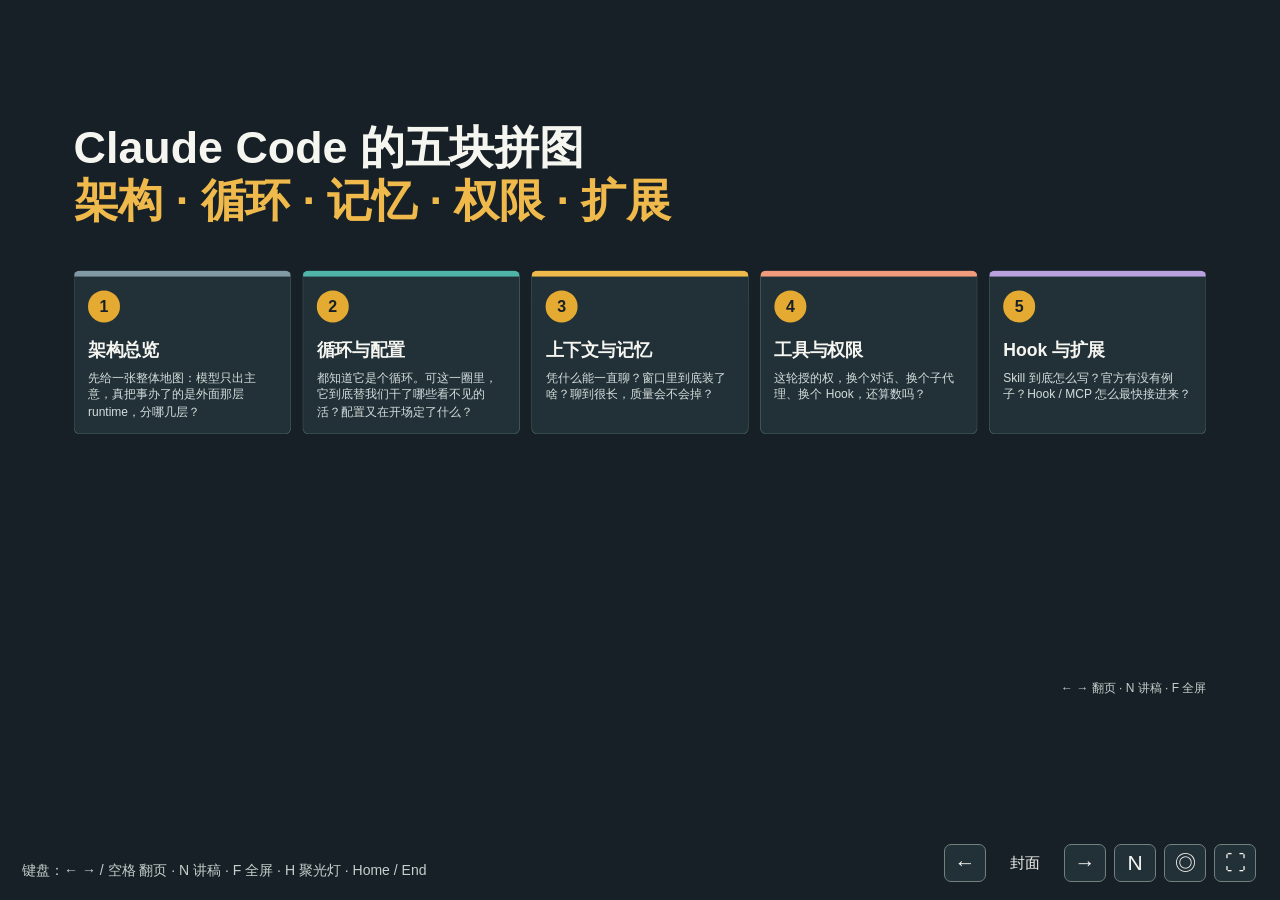
<file: index.html>
<!doctype html>
<html lang="zh-CN">
<head>
<meta charset="utf-8">
<meta name="viewport" content="width=device-width, initial-scale=1">
<title>Claude Code 的四块拼图</title>
<link rel="stylesheet" href="styles.css">
<link rel="stylesheet" href="anim.css">
</head>
<body>
<main id="stage" aria-label="Claude Code 架构分享幻灯片">

<!-- ============ 00 封面 ============ -->
<section class="slide dark active" data-note="轻松开场。今天目标两条：一，把我天天用、却看不见的底层机制讲明白；二，讲完你能用得更好。所以不背功能列表，分五块来讲、围着几个我们心里其实没底的问题——先看整体架构分几层，再讲循环里到底替我们干了啥、它凭什么能一直聊、这轮授的权换个对话还算不算数、Skill 和 Hook/MCP 到底怎么最快接进来。每块最后都落到一页实操应用。">
  <div style="margin-top:80px">
    <h1>Claude Code 的五块拼图<br><span style="color:#efba4b">架构 · 循环 · 记忆 · 权限 · 扩展</span></h1>
  </div>
  <div class="four-keys" style="margin-top:54px">
    <div class="key k1"><div class="num">1</div><b>架构总览</b><span>先给一张整体地图：模型只出主意，真把事办了的是外面那层 runtime，分哪几层？</span></div>
    <div class="key k2"><div class="num">2</div><b>循环与配置</b><span>都知道它是个循环。可这一圈里，它到底替我们干了哪些看不见的活？配置又在开场定了什么？</span></div>
    <div class="key k3"><div class="num">3</div><b>上下文与记忆</b><span>凭什么能一直聊？窗口里到底装了啥？聊到很长，质量会不会掉？</span></div>
    <div class="key k4"><div class="num">4</div><b>工具与权限</b><span>这轮授的权，换个对话、换个子代理、换个 Hook，还算数吗？</span></div>
    <div class="key k5"><div class="num">5</div><b>Hook 与扩展</b><span>Skill 到底怎么写？官方有没有例子？Hook / MCP 怎么最快接进来？</span></div>
  </div>
  <div class="foot"><span></span><span>← → 翻页 · N 讲稿 · F 全屏</span></div>
</section>


<!-- ============ 01 五层架构地图 ============ -->
<section class="slide" data-note="开场先给整体地图，回答审核最想问的：这套东西到底分几层、每层干嘛。核心一句先抛出：模型只会生成下一步说啥、调哪个工具，真把事办了、管好状态权限的是外面这五层 runtime。逆向材料里是明确的五层（1.4 节）：Layer5 入口分发 cli.tsx，支持 10+ 运行模式；Layer4 交互渲染，React+Ink 把过程画到终端；Layer3 编排层就是那个 while(true) 循环，源码里叫 QueryEngine，约 46KB 的 God Object，用 AsyncGenerator 一轮轮吐；Layer2 能力层 tools.ts/commands.ts/skills；Layer1 基础设施，API 客户端、全局状态 state.ts（60+ 字段）、MCP 通信、持久化。最该记住的工程约束：state.ts 必须是依赖图的叶子节点，被 200+ 文件导入，用 ESLint 规则 bootstrap-isolation 强制——这就是为什么它能稳。这张图后面每一章都回来定位。数字均为逆向材料所述，随版本变。">
  <div class="top"><div class="kicker">一、架构总览</div><div class="chapter">01 / 49</div></div>
  <h2>整体分五层：模型只出主意，runtime 才真把事办了</h2>
  <p class="subtitle">别把 Claude Code 想成一个更大的 Prompt。模型只生成「下一步说啥、调哪个工具」；把它变成动作、喂回结果、管好状态和权限的，是外面这<b>五层</b>——你从哪个入口进来走的都是它。</p>
  <div class="larch">
    <div class="lrow l5"><div class="ltag"><b>L5 入口分发</b><span>cli.tsx</span></div><div class="lbody"><b>10+ 运行模式，统一入口</b><span>命令行 REPL / IDE 插件 / SDK / 网页 Bridge / 无头 <code>-p</code> ——先在这里分流，后面共用同一套核心</span></div></div>
    <div class="lrow l4"><div class="ltag"><b>L4 交互渲染</b><span>React + Ink</span></div><div class="lbody"><b>把过程一个字一个字画到终端</b><span>流式输出、diff、你的输入 / 中断 / 历史，都在这层</span></div></div>
    <div class="lrow l3"><div class="ltag"><b>L3 编排</b><span>QueryEngine</span></div><div class="lbody"><b>那个 <code>while(true)</code> 循环（约 46KB「God Object」）</b><span>用 AsyncGenerator 一轮轮吐：搭上下文 → 问一次模型 → 跑工具 → 接着来或结束（第二章展开）</span></div></div>
    <div class="lrow l2"><div class="ltag"><b>L2 能力</b><span>tools · commands · skills</span></div><div class="lbody"><b>40+ 内置工具、50+ 斜杠命令、Skill</b><span>读写文件、跑 Shell、搜索、派子任务——每样都要先过校验和权限</span></div></div>
    <div class="lrow l1"><div class="ltag"><b>L1 基础设施</b><span>全局状态 · API · MCP</span></div><div class="lbody"><b>全局状态、API 客户端、MCP 通信、持久化</b><span>会话状态跨很多轮一直存着，撑起上面四层</span></div></div>
  </div>
  <div class="band" style="margin-top:16px"><b>它为什么能稳？</b>把<b>全局状态</b>和业务逻辑分得干干净净——状态只被读写、不反过来依赖上层逻辑。就因为分得干净，中途压缩、失败重试、开子任务才不会把整盘搞乱。</div>
  <div class="foot"><span>不用记模块名，记住谁负责什么；后面每一章都回到这张图定位（分层与数字取自逆向材料，随版本变）</span><span>01</span></div>
</section>


<!-- ============ 02 入口统一路由 ============ -->
<!-- ============ 02 入口路由 + 核心vs插件 ============ -->
<section class="slide" data-note="这页回答两个架构问题，都是'各部分怎么拼在一起'。上半：入口怎么统一路由。逆向材料 2.6 节叫入口适配器矩阵——REPL/MCP/SDK/Bridge 五种入口共享同一套工具注册表和执行引擎，核心引擎对入口类型无感知，只在传输层、权限、状态三个维度用适配器注入不同策略：REPL 走 stdin/stdout、用户确认对话、完整 React 状态树；MCP 走 stdio、空权限上下文 getEmptyToolPermissionContext、无状态 LRU；SDK 走 spawn+structuredIO、SDK 控制协议、外部控制状态；Bridge 走 WebSocket/SSE、远程权限桥接、远程同步。一句话：不管从哪进，最后都汇到同一个 QueryEngine。下半：核心 vs 插件，按信任级别分轨（材料行1586/21250）。别把所有扩展想成一回事。核心（完全信任）：40+ 内置工具和命令，编译进主进程、中心化注册在 tools.ts——注意不是自动发现，因为工具 description 本身是 Prompt 的一部分，必须精确控制。往下信任递减、隔离递增：Plugin 中信任、主进程+策略过滤；MCP 低信任、进程级隔离、运行时动态注册到同一张表；Skill 高信任但纯 Prompt、根本不执行代码、只是 System Prompt 的一段；Hook 是事件总线，27 个生命周期节点，用 \\0 复合键做命名空间隔离。结论：工具/命令编译进核心，MCP/Plugin/Skill/外部 Hook 是运行时动态接入。数字取自逆向材料，随版本变。">
  <div class="top"><div class="kicker">一、架构总览</div><div class="chapter">02 / 49</div></div>
  <h2>五个入口怎么汇到一套核心？谁是核心、谁是插件？</h2>
  <p class="subtitle">上半：不管你从哪个入口进，最后都汇到<b>同一个 QueryEngine</b>——靠的是「入口适配器矩阵」。下半：接进来的东西<b>按信任级别分轨</b>，别把它们当成一回事。</p>
  <div class="grid two" style="margin-top:12px;align-items:start;gap:26px">
    <div>
      <div class="code-cap">入口适配器矩阵：核心引擎对入口「无感知」</div>
      <table class="matrix" style="margin-top:6px">
        <tr><th>入口</th><th>传输</th><th>权限 / 状态适配</th></tr>
        <tr><td><b>REPL</b></td><td>stdin/stdout</td><td>用户确认对话 · 完整 React 状态树</td></tr>
        <tr><td><b>MCP</b></td><td>stdio</td><td>空权限上下文 · 无状态 LRU</td></tr>
        <tr><td><b>SDK</b></td><td>spawn + 结构化 IO</td><td>SDK 控制协议 · 外部控制</td></tr>
        <tr><td><b>Bridge</b></td><td>WebSocket / SSE</td><td>远程权限桥接 · 远程同步</td></tr>
      </table>
      <div class="band" style="margin-top:12px"><b>只在三个维度适配：</b>传输、权限、状态。核心的工具注册表和执行引擎<b>一份、共用</b>——所以行为在各入口一致。</div>
    </div>
    <div>
      <div class="code-cap">核心 vs 插件：信任越低、隔离越强</div>
      <div class="trust">
        <div class="trow t-core"><h4>内置工具 / 命令<span>tools.ts 中心化注册</span></h4><p>40+ 工具、50+ 命令，<b>编译进主进程</b>。不用自动发现——工具 description 是 Prompt 的一部分，要精确控制。<span class="tbadge b-in">核心 · 完全信任</span></p></div>
        <div class="trow t-plugin"><h4>Plugin<span>模块级隔离</span></h4><p>主进程内跑 + 策略过滤。<span class="tbadge b-out">中信任</span></p></div>
        <div class="trow t-mcp"><h4>MCP<span>进程级隔离</span></h4><p>外部系统，<b>运行时动态注册</b>到同一张工具表。<span class="tbadge b-out">低信任</span></p></div>
        <div class="trow t-skill"><h4>Skill<span>纯 Prompt</span></h4><p><b>不执行代码</b>，只是 System Prompt 的一段。<span class="tbadge b-in">高信任</span></p></div>
        <div class="trow t-hook"><h4>Hook<span>事件总线 · 27 节点</span></h4><p>用 <code>\0</code> 复合键做命名空间隔离。<span class="tbadge b-out">你的命令 · 全权限</span></p></div>
      </div>
    </div>
  </div>
  <div class="foot"><span>工具 / 命令编译进核心；MCP / Plugin / Skill / 外部 Hook 是运行时动态接入（分层与数字取自逆向材料，随版本变）</span><span>02</span></div>
</section>


<!-- ============ 03 启动速度 + 渲染质量 ============ -->
<section class="slide" data-note="这页回答两个很实的工程问题：这么大一坨（数十万行 TS），启动为什么不慢？终端里那些流式输出、diff 为什么不卡不花屏？上半启动：材料 2.2 节叫分层启动路由器，核心思想是把'加载开销正比于所有模式的代码总量'改成'正比于你这次真正用到的模式'。四级：L0 环境预处理约 1ms、0 模块；L1 零依赖快速路径，claude --version 直接读 package.json 约 5ms、0 模块；L2 功能分流，MCP/Bridge/Daemon 这些按需动态导入，约 20-50ms、1-3 模块；L3 完整 CLI 约 100-200ms，才动态导入 main.tsx。再加两招：构建时 Feature Flag，用 Bun 的 feature() 把开关内联成布尔常量，没启用的代码直接从产物里消除；L3 并行化启动，把 MDM 读取、Keychain 预取这些 I/O 和模块导入的 CPU 活儿重叠起来。下半渲染：基于 Ink 的 React-to-Terminal 六阶段管线（React Reconciler → DOM 抽象 → Yoga Flexbox 布局 → Screen Buffer 用 TypedArray 位打包 → Diff 引擎 → ANSI 输出）。保质量靠三招：双缓冲 frontFrame/backFrame 只输出差异；Blit 优化，没变的节点直接 TypedArray 内存拷贝，典型会话 90% 以上屏幕是零成本复制；帧合并 throttle 到约 16ms、~60fps。落脚：启动快 = 只加载你要用的；渲染稳 = 只重画变了的。数字取自逆向材料，随版本变。">
  <div class="top"><div class="kicker">一、架构总览</div><div class="chapter">03 / 49</div></div>
  <h2>这么大一坨，凭什么启动不慢、终端不卡？</h2>
  <p class="subtitle">数十万行 TypeScript，却要求秒开、流式输出不花屏。两条工程主线：<b>启动只加载你这次真要用的</b>，<b>渲染只重画变了的</b>。</p>
  <div class="grid two" style="margin-top:10px;align-items:start;gap:26px">
    <div>
      <div class="code-cap">启动：分层启动路由器（用到才加载）</div>
      <div class="ladder">
        <div class="lstep"><span class="lv">L0</span><div><b>环境预处理</b><p>0 模块</p></div><span class="cost">~1ms</span></div>
        <div class="lstep"><span class="lv">L1</span><div><b>零依赖快速路径</b><p><code>claude --version</code> 直接读 package.json</p></div><span class="cost">~5ms</span></div>
        <div class="lstep"><span class="lv">L2</span><div><b>功能分流</b><p>MCP / Bridge / Daemon 按需<b>动态导入</b></p></div><span class="cost">~20-50ms</span></div>
        <div class="lstep"><span class="lv">L3</span><div><b>完整 CLI</b><p>才动态导入 <code>main.tsx</code></p></div><span class="cost">~100-200ms</span></div>
      </div>
      <div class="band orange-band" style="margin-top:12px"><b>再加两招：</b>构建时 <code>feature()</code> 把开关内联成布尔常量，<b>没启用的代码直接从产物里消除</b>；L3 把 MDM 读取、Keychain 预取的 I/O 和模块导入的 CPU 活儿<b>并行重叠</b>。</div>
    </div>
    <div>
      <div class="code-cap">渲染：基于 Ink 的 React-to-Terminal 六阶段</div>
      <div class="code">React Reconciler <span class="c">(React 19)</span>
  ↓ DOM 抽象层
  ↓ Yoga Flexbox 布局
  ↓ Screen Buffer <span class="c">(TypedArray 位打包)</span>
  ↓ Diff 引擎
  ↓ ANSI 输出</div>
      <div class="code-cap" style="margin-top:14px">保质量的三招</div>
      <div class="cmds">
        <div class="cmdrow"><code>双缓冲</code><span>front / back 两帧，<b>只输出差异</b></span></div>
        <div class="cmdrow"><code>Blit</code><span>没变的节点直接内存拷贝，典型会话 <b>&gt;90% 屏幕零成本复制</b></span></div>
        <div class="cmdrow"><code>throttle</code><span>帧合并到约 16ms · <b>~60fps</b></span></div>
      </div>
    </div>
  </div>
  <div class="foot"><span>启动快=只加载你要用的；渲染稳=只重画变了的（机制与数字取自逆向材料，随版本变）</span><span>03</span></div>
</section>


<!-- ============ 应用 01 架构总览：从任务到责任层 ============ -->
<section class="slide application-slide" data-note="应用页。用一张五层图处理真实问题：先从症状入手，再顺着任务经过的入口、会话、循环、工具和横向能力定位。这里先固定排布，后续补入团队自己的真实案例与截图。">
  <div class="top"><div class="kicker">一、架构总览</div><div class="chapter">04 / 49</div></div>
  <h2>应用：一次任务卡住，先在哪一层找原因？</h2>
  <p class="subtitle">不急着改 Prompt。对着第 01 页那张五层图，从症状定位到具体某一层，才能把问题交给对的地方。</p>
  <div class="grid three" style="margin-top:30px">
    <div class="card"><div class="label">01 · 先分是哪一层</div><p><b>照 L5→L1 对号入座</b><br>进不去 / 入口报错 → L5；输出乱码、渲染卡 → L4；转圈不收敛、反复调工具 → L3；某个工具报错或被拦 → L2；状态丢失、跨会话没接上 → L1。</p></div>
    <div class="card"><div class="label">02 · 再看横向策略</div><p><b>不是某层的锅，就查横向</b><br>上下文被撑爆（记忆章）、权限把操作拦了（权限章）、Hook / MCP 挂了（扩展章）——这几样贯穿所有层。</p></div>
    <div class="card"><div class="label">03 · 留下交接物</div><p><b>写清证据与归属</b><br>复现条件 + 落在哪一层 + 观察到的证据 + 下一步，别只留一句「它不工作」。</p></div>
  </div>
  <div class="band purple-band" style="margin-top:26px"><b>本节落地：</b>把五层图当<b>问题分诊表</b>——先定位到层，再定位到横向策略，最后才动手改。</div>
  <div class="foot"><span>应用页 01 · 后续补充团队真实案例</span><span>04</span></div>
</section>


<!-- ============ 02 循环动画（旧 03，主讲保留） ============ -->
<section class="slide" data-locked="true" data-lock-note="已确认满意。锁定本页的结构、文案和视觉样式；后续排版只允许调整页面顺序。" data-note="第一个专题，也是全场地基。别念字，直接点下一步让它一轮一轮跑。左边高亮当前走到哪，右边消息记录会一条条长出来——这就是它的上下文，越攒越长。跑到测试通过就停。强调：每一轮模型看到的，都是右边这坨不断变长的东西；准备、查权限、收拾结果这些活对你是不可见的。">
  <div class="top"><div class="kicker">二、循环与配置</div><div class="chapter">05 / 49</div></div>
  <h2>点一下，看它一轮一轮把活干完</h2>
  <div class="demo loopdemo">
    <div class="ring" id="loopRing">
      <div class="circle"></div>
      <div class="rstep r1" data-step="0"><b>1 准备</b><span>装好项目规矩、可用工具和现在的进度（你看不见）</span></div>
      <div class="rstep r2" data-step="1"><b>2 问模型</b><span>把手里的信息给它，它说下一步干嘛</span></div>
      <div class="rstep r3" data-step="2"><b>3 跑工具</b><span>先过权限，再真去读、改、跑（查权限你看不见）</span></div>
      <div class="rstep r4" data-step="3"><b>4 收结果</b><span>塞回记录前先截断、脱敏（你看不见）</span></div>
      <div class="rstep r5" data-step="4"><b>5 判断</b><span>还要调工具就再来一轮；模型这轮<b>没再调工具</b>（或你按了取消、预算用光）就停</span></div>
      <div class="center"><div class="rnd" id="loopRound">第 0 轮</div><div class="task">重构 parsePath</div><div class="verdict" id="loopVerdict">点"下一步"开始</div></div>
    </div>
    <div class="transcript">
      <div class="thead">模型每一轮看到的，就是这坨记录 —— 它只会越来越长</div>
      <div class="tlist" id="loopLog"></div>
    </div>
  </div>
  <div class="demo-bar" style="margin-top:16px">
    <button class="demo-btn" id="loopNext">下一步 ▶</button>
    <button class="demo-btn ghost" id="loopReset">重来</button>
    <span class="demo-status" id="loopStatus">看左边高亮走到哪一步，右边记录怎么变长</span>
  </div>
  <div class="foot"><span></span><span>05</span></div>
</section>


<!-- ============ 源码：queryLoop 主循环 ============ -->
<section class="slide slide-31-density" data-note="贴源码页。上一页那个可点的 demo 演示了循环一轮一轮走，这页直接看它的真身：query.ts 的 queryLoop。业界做状态机有 XState 可视化状态图、LangGraph 有向图、asyncio TaskGroup，Claude Code 选了最朴素的——async function* + while(true)。逐行读循环体：① maybeCompact 先看要不要压上下文（记忆章讲过的自动压缩就在这触发）；② callModel 问一次模型；③ yield* processResponse 处理流式响应并执行工具——注意是 yield*，把里面 yield 的每个事件透传给外层 for await 的消费者，这就是流式；④ 出错走 attemptRecovery，能恢复就改 state 然后 continue 回循环顶重试，不能恢复就 return 终止；⑤ 还有工具调用没跑完（needsFollowUp）就 turnCount+1、continue 带着结果进下一轮。整个循环靠 continue 继续、return 终止，没有状态枚举、没有转换表、没有事件调度。为什么敢这么朴素？材料的观点：核心组件 LLM 本身就不确定，外面套一个复杂精巧的确定性状态机是自欺，while(true) 最坦诚。另外它是 async function*（生成器）不是返回 Promise——所以调用方能 for await 逐步消费，也让每个子 Agent 持有自己独立的 Generator。代码照抄材料 3.3，简化示意，随版本变。">
  <div class="top"><div class="kicker">二、循环与配置</div><div class="chapter">06 / 49</div></div>
  <h2>贴源码：那个"一轮一轮"的循环长什么样</h2>
  <p class="subtitle">上一页点着看了循环怎么走，这页看它的真身。业界做状态机有 XState、LangGraph、asyncio TaskGroup 一堆精巧方案——Claude Code 选了最朴素的 <code>while(true)</code>。</p>
  <div class="grid two" style="margin-top:12px">
    <div>
      <div class="code-cap">源码 <code>query.ts</code> 核心循环（材料 §3.3，简化）</div>
      <div class="code"><span class="k">async function</span>* queryLoop(state, config, deps) {
  <span class="k">while</span> (<span class="s">true</span>) {
    <span class="c">// 1. 需要就先压上下文（记忆章那套自动压缩）</span>
    state = <span class="k">await</span> maybeCompact(state, config)

    <span class="c">// 2. 问一次模型</span>
    <span class="k">const</span> response = <span class="k">await</span> deps.callModel(state.messages, config)

    <span class="c">// 3. 处理流式响应 + 执行工具（yield* 透传事件）</span>
    <span class="k">const</span> result = <span class="k">yield</span>* processResponse(response, state)

    <span class="c">// 4. 出错：能恢复就 continue 重试，否则 return 终止</span>
    <span class="k">if</span> (result.error) {
      <span class="k">const</span> recovery = attemptRecovery(result.error, state)
      <span class="k">if</span> (recovery) { state = {...state, ...recovery}; <span class="k">continue</span> }
      <span class="k">return</span> { reason: <span class="s">'error'</span>, error: result.error }
    }

    <span class="c">// 5. 还有工具没跑完 → 带着结果进下一轮</span>
    <span class="k">if</span> (result.needsFollowUp) {
      state = {...state, turnCount: state.turnCount + 1}
      <span class="k">continue</span>
    }
    <span class="c">// ...都没有 → 循环自然结束</span>
  }
}</div>
    </div>
    <div>
      <div class="band" style="margin-bottom:12px"><b>就一个 <code>while(true)</code>：</b><code>continue</code> 继续下一轮、<code>return</code> 终止。没有状态枚举、没有转换表、没有事件调度——想知道"为什么走到这"，看 state 里的字段就行。</div>
      <div class="code-cap">两个不起眼但关键的写法</div>
      <div class="band orange-band" style="margin-top:8px"><b>① <code>async function*</code>（生成器），不是返回 Promise。</b>所以调用方能 <code>for await</code> 逐步消费——这就是你看到的<b>流式输出</b>；每个子 Agent 也能各持一个独立 Generator。<br><br><b>② <code>yield* processResponse</code>：</b>把内部 <code>yield</code> 的每个事件<b>透传</b>给外层消费者，边跑工具边往外吐。</div>
      <div class="hint" style="margin-top:12px"><b>为什么敢这么朴素？</b>材料的观点：核心组件 LLM 本身就不确定，外面再套一个精巧的确定性状态机是自欺——<code>while(true)</code> 最坦诚，读代码的人一眼就知道"这循环会一直转，直到明确停"。</div>
    </div>
  </div>
  <div class="foot"><span>最核心的调度就是一个 while(true)：continue 继续、return 终止；async function* 带来流式与子 Agent 独立消费（源码取自逆向材料，随版本变）</span><span>06</span></div>
</section>


<!-- ============ 05 配置文件（原记忆章，前移） ============ -->
<section class="slide" data-note="接着讲配置——它和循环一样，是启动就定下的宏观设置，所以放在这一章。直接回答审核问的：配置文件读哪些？优先级什么？按什么顺序覆盖？加载后锁定还是运行时能改？分两张表。左边 settings.json 的五级优先级，高到低：企业 managed、命令行参数、项目本地 settings.local.json、项目共享 settings.json、用户 ~/.claude。强调一点：权限规则是合并不是覆盖。右边讲生效方式：大多数实时热更新（权限、hook 改完就生效），例外是 model 和 outputStyle 要重启。再顺带把 CLAUDE.md 那四层放上来。落脚：别把该热更新的当成要重启，也别以为高优先级会把低优先级整个盖掉。">
  <div class="top"><div class="kicker">二、循环与配置</div><div class="chapter">07 / 49</div></div>
  <h2>配置读哪些、谁盖谁、改完要不要重启？</h2>
  <p class="subtitle">这几个问题最容易踩坑：同一条规则在不同项目表现不一样，多半是优先级和"合并还是覆盖"没搞清。</p>
  <div class="grid two" style="margin-top:14px">
    <div>
      <div class="code-cap">settings.json 五级优先级（高 → 低）</div>
      <div class="priostack">
        <div class="ptier"><b>企业 managed</b><span>组织下发的 <code>managed-settings.json</code>，放在系统级目录（macOS <code>/Library/Application Support/ClaudeCode/</code>），由 MDM 统一推送，谁都盖不掉</span></div>
        <div class="ptier"><b>命令行参数</b><span>本次启动临时指定，如 <code>--permission-mode plan</code>、<code>--dangerously-skip-permissions</code>（跳过绝大多数确认）、<code>--add-dir ../lib</code></span></div>
        <div class="ptier"><b>项目本地 <code>.claude/settings.local.json</code></b><span>只你自己、不提交 git</span></div>
        <div class="ptier"><b>项目共享 <code>.claude/settings.json</code></b><span>随仓库提交，团队共享</span></div>
        <div class="ptier"><b>用户 <code>~/.claude/settings.json</code></b><span>你所有项目的兜底</span></div>
      </div>
      <div class="band" style="margin-top:12px"><b>注意：权限规则走"合并"，不走"覆盖"。</b>高优先级不会把低优先级整份盖掉；各层的 allow / ask / deny 叠加在一起生效。</div>
    </div>
    <div>
      <div class="code-cap">改完要重启吗？大多不用</div>
      <table class="matrix">
        <tr><th>改什么</th><th>生效方式</th></tr>
        <tr><td>权限规则</td><td><span class="yes">实时</span> · 热更新，改完即生效</td></tr>
        <tr><td>Hook 配置</td><td><span class="yes">实时</span> · 热重载，不用重启</td></tr>
        <tr><td><code>model</code></td><td><span class="no">要重启</span> · 换模型需新会话</td></tr>
        <tr><td><code>outputStyle</code></td><td><span class="no">要重启</span></td></tr>
      </table>
      <div class="code-cap" style="margin-top:16px">CLAUDE.md 也分四层（跨会话长期记忆）</div>
      <table class="matrix">
        <tr><td>企业</td><td>组织策略，优先级最高</td></tr>
        <tr><td><code>~/.claude/CLAUDE.md</code></td><td>你所有项目通用的个人习惯</td></tr>
        <tr><td><code>./CLAUDE.md</code></td><td>随仓库提交，团队共享</td></tr>
        <tr><td><code>CLAUDE.local.md</code></td><td>只你自己、不提交</td></tr>
      </table>
    </div>
  </div>
  <div class="foot"><span>不确定当前生效的是哪条，用 /permissions、/context 看真实结果</span><span>07</span></div>
</section>


<!-- ============ 06 指令：分层 + 按路径条件生效 ============ -->
<section class="slide" data-note="这页接着上一页的配置文件讲，回答一个很实的问题：项目指令除了分层，还能不能'只在改某类文件时才生效'？能——这就是 .claude/rules 条件规则，很多人没用过。别把项目规矩写成一大段永远在场的长 Prompt，那样既费上下文、模型遵循度还下降。CLAUDE.md 是无条件加载（四层覆盖链：企业 /etc/claude-code → 用户 ~/.claude → 项目 repo 根和 .claude → 条件规则 .claude/rules → 私有 CLAUDE.local.md）。而 .claude/rules/*.md 是条件规则：frontmatter 里写 paths（源码内部字段叫 globs），只有当 glob 匹配到当前在改的文件时，这条规则才注入。举例：前端组件规范只在改 src/components 下的 tsx 时才进上下文，改后端时根本不占位。这是'最小权限原则'搬到 Prompt 工程，尤其适合 monorepo 前后端分治。再提一句 @import：CLAUDE.md 里能用 @./path 引另一个文件，有防循环、限深度 5、符号链接安全三重防护。落脚：会变的进度别塞永久指令，放会话摘要；跟文件强相关的规矩用 rules+paths 按需触发。字段名和路径取自逆向材料，随版本变。">
  <div class="top"><div class="kicker">二、循环与配置</div><div class="chapter">08 / 49</div></div>
  <h2>项目指令：不只分层，还能「改到某类文件才生效」</h2>
  <p class="subtitle">承接上一页的配置文件——指令也一样有层级，而且比配置多一招：<code>.claude/rules/</code> 条件规则，能让某条规矩<b>只在你动某类文件时</b>才进上下文。很多人没用过这个。</p>
  <div class="grid two" style="margin-top:12px;align-items:start;gap:26px">
    <div>
      <div class="code-cap">CLAUDE.md 四层：无条件加载（低 → 高覆盖）</div>
      <div class="priostack">
        <div class="ptier"><b>企业 <code>/etc/claude-code/CLAUDE.md</code></b><span>MDM 下发，最硬</span></div>
        <div class="ptier"><b>用户 <code>~/.claude/CLAUDE.md</code></b><span>个人全局，不进 git</span></div>
        <div class="ptier"><b>项目 <code>./CLAUDE.md</code>·<code>.claude/CLAUDE.md</code></b><span>进 git，团队共享</span></div>
        <div class="ptier"><b>条件 <code>.claude/rules/*.md</code></b><span>命中 paths 才注入</span></div>
        <div class="ptier"><b>私有 <code>CLAUDE.local.md</code></b><span>gitignore，只你自己</span></div>
      </div>
      <div class="band" style="margin-top:12px"><b>@import 引用：</b>CLAUDE.md 里可写 <code>@./coding-standards.md</code> 把别的文件拼进来——有防循环、限深度 5、符号链接安全三重防护。</div>
    </div>
    <div>
      <div class="code-cap">条件规则：frontmatter 写 <code>paths</code>，按文件触发</div>
      <div class="code"><span class="c"># .claude/rules/frontend.md</span>
<span class="k">---</span>
<span class="k">paths</span>:
  - <span class="s">"src/components/**/*.tsx"</span>
  - <span class="s">"src/hooks/**/*.ts"</span>
<span class="k">---</span>
React 组件一律用函数组件，不用 class。
hooks 必须以 use 前缀命名。</div>
      <div class="band orange-band" style="margin-top:12px"><b>只在改 <code>src/components</code> 下的文件时，这条规矩才进上下文</b>；改后端时它根本不占位。这就是「最小权限」搬到 Prompt——尤其适合 monorepo 前后端分治，省窗口、也少让模型分心。</div>
    </div>
  </div>
  <div class="foot"><span>会变的进度放会话摘要，别塞永久指令；跟文件强相关的规矩用 rules + paths 按需触发（字段名取自逆向材料，随版本变）</span><span>08</span></div>
</section>


<!-- ============ 应用页 · 二、循环与配置 ============ -->
<section class="slide application-slide" data-note="应用页——按审核要求，给真配置样例和真命令，不再只给文字卡。左边一份可直接抄的 .claude/settings.json：model、permissions、hooks 三块最常用，注意 model 改完要重启、权限和 hook 热更新。右边给能当场敲的命令：Shift+Tab 切模式、/config 核对生效值、/memory 浏览编辑各层 CLAUDE.md 并挑作用域、--permission-mode 启动参数。落脚：配置分层写、按生效方式记住哪些要重启。这些样例字段随版本会变，以 /config 实际显示为准。">
  <div class="top"><div class="kicker">二、循环与配置</div><div class="chapter">09 / 49</div></div>
  <h2>应用：把规矩写进配置文件（给你可抄的样例）</h2>
  <p class="subtitle">讲完循环、配置、条件规则，落到手上：一份能直接抄的 <code>.claude/settings.json</code>，加几条当场能敲的命令。</p>
  <div class="grid two" style="margin-top:12px;align-items:start;gap:26px">
    <div>
      <div class="code-cap"><code>.claude/settings.json</code>（团队共享，进 git）</div>
      <div class="code"><span class="k">{</span>
  <span class="k">"model"</span>: <span class="s">"claude-opus-4-5"</span>,   <span class="c">// 改完要重启</span>
  <span class="k">"permissions"</span>: {              <span class="c">// 改完热更新</span>
    <span class="k">"allow"</span>: [<span class="s">"Bash(npm test *)"</span>],
    <span class="k">"ask"</span>:   [<span class="s">"Bash(git push *)"</span>],
    <span class="k">"deny"</span>:  [<span class="s">"Read(./.env)"</span>]
  },
  <span class="k">"hooks"</span>: {                    <span class="c">// 改完热重载</span>
    <span class="k">"PostToolUse"</span>: [{ <span class="k">"matcher"</span>: <span class="s">"Edit|Write"</span>,
      <span class="k">"hooks"</span>: [{ <span class="k">"type"</span>: <span class="s">"command"</span>,
        <span class="k">"command"</span>: <span class="s">"prettier --write $CLAUDE_FILE_PATHS"</span> }] }]
  }
<span class="k">}</span></div>
      <div class="hint">个人临时覆盖写 <code>.claude/settings.local.json</code>（不进 git）；企业硬底线走 managed，谁都盖不掉。</div>
    </div>
    <div>
      <div class="code-cap">当场能敲的命令</div>
      <div class="cmds">
        <div class="cmdrow"><code>Shift+Tab</code><span>循环切换权限模式（Manual / acceptEdits / plan）</span></div>
        <div class="cmdrow"><code>/config</code><span>核对当前生效值——不确定哪层盖了哪层，先看它</span></div>
        <div class="cmdrow"><code>/permissions</code><span>看每条权限规则来自哪个文件</span></div>
        <div class="cmdrow"><code>/memory</code><span>浏览 / 编辑各层 CLAUDE.md，自己挑写哪个作用域</span></div>
        <div class="cmdrow"><code>claude --permission-mode plan</code><span>本次启动就进 plan（只读探索）</span></div>
      </div>
      <div class="band purple-band" style="margin-top:14px"><b>本节落地：</b>配置<b>分层写</b>（managed / 项目 / 个人），按<b>生效方式</b>记住哪些热更新、哪些要重启（<code>model</code>、<code>outputStyle</code> 要新会话）。</div>
    </div>
  </div>
  <div class="foot"><span>应用页 · 循环与配置 · 样例字段随版本会变，以 /config 实际显示为准</span><span>09</span></div>
</section>

<!-- ============ 07 上下文里装了啥（budget demo） ============ -->
<section class="slide" data-locked="true" data-lock-note="已确认满意。锁定本页的结构、文案和视觉样式；后续排版只允许调整页面顺序。" data-note="第二专题，回答凭什么能一直聊。先破误解：它不是靠无限大的窗口，是把有限窗口当资源调度。点填充，看六块各占多少。这里不再只分看得见和看不见，而是按来源与进入时机区分：启动注入、对话产生、运行时回填、输出预留。重点看橙色工具结果，它是运行中动态回填、也最容易失控的一块。百分比是实测示例，随版本和项目会变，现场可 /context 查。">
  <div class="top"><div class="kicker">三、上下文与记忆</div><div class="chapter">10 / 49</div></div>
  <h2>上下文窗口里装了什么</h2>
  <p class="subtitle">以 20 万 token 的窗口为例，点一下按进入顺序填充：启动注入的固定开销、对话产生的内容、运行时回填的工具结果。</p>
  <div class="budgetdemo">
    <div class="budget-bar"><div class="track" id="budgetTrack">
      <div class="bseg sys"    data-w="12"><span>系统提示词 ~485</span></div>
      <div class="bseg tools"  data-w="14"><span>内置工具定义 ~38.6K</span></div>
      <div class="bseg proj"   data-w="10"><span>CLAUDE.md ~2K</span></div>
      <div class="bseg msg"    data-w="14"><span>你的话+模型回复</span></div>
      <div class="bseg result" data-w="38"><span>工具结果：代码/日志/搜索</span></div>
      <div class="bseg out"    data-w="12"><span>留给输出</span></div>
    </div></div>
    <div class="budget-legend" aria-label="内容来源图例">
      <span class="lg"><span class="sw boot"></span>会话启动时注入</span>
      <span class="lg"><span class="sw conversation"></span>人输入 / 模型生成</span>
      <span class="lg"><span class="sw runtime"></span>运行时动态回填</span>
      <span class="lg"><span class="sw reserve"></span>为下一次输出预留</span>
    </div>
    <div class="budget-rows" id="budgetRows">
      <div class="brow b-sys"><div class="bk">系统提示词<span class="pct">~485</span><span class="bwho boot">启动注入</span></div><div class="btip">平台规则与运行边界，在你输入前已进入上下文；本机实测约 485 token（0.2%）。</div></div>
      <div class="brow b-tools"><div class="bk">内置工具定义<span class="pct">~38.6K</span><span class="bwho boot">启动注入</span></div><div class="btip">Read/Edit/Bash 等工具的名称、参数、约束，始终在场；本机实测约 38.6K token（19.3%），是启动开销里最大的一块。</div></div>
      <div class="brow b-proj"><div class="bk">CLAUDE.md<span class="pct">~2K</span><span class="bwho boot">启动注入</span></div><div class="btip">启动时读取的项目规则与长期记忆；官方示例项目级约 1,800 token。</div></div>
      <div class="brow b-msg"><div class="bk">你的话 + 模型回复<span class="pct">~14%</span><span class="bwho conversation">对话产生</span></div><div class="btip">人提交任务，模型逐轮生成判断与回复。</div></div>
      <div class="brow b-result"><div class="bk">工具结果<span class="pct">~38%</span><span class="bwho runtime">动态回填</span></div><div class="btip">工具执行后写回当前会话；大日志最容易快速膨胀。</div></div>
      <div class="brow b-out"><div class="bk">留给输出<span class="pct">~12%</span><span class="bwho reserve">输出预留</span></div><div class="btip">它不是已注入内容，而是为下一次模型生成保留的空间。</div></div>
    </div>
  </div>
  <div class="demo-bar" style="margin-top:14px"><button class="demo-btn" id="budgetPlay">填充看看 ▶</button><button class="demo-btn ghost" id="budgetReset">重来</button><span class="demo-status" id="budgetStatus">点一下，按进入顺序区分启动注入、对话产生和动态回填</span></div>
  <div class="foot"><span>token 量级与百分比均为实测示例（部分取自官方文档示意值），随版本 / 项目 / 接入的 MCP 会变；现场可用 /context 查实际占用</span><span>10</span></div>
</section>


<!-- ============ 07 注入机制（NEW） ============ -->
<section class="slide" data-locked="true" data-lock-note="已确认满意。锁定本页的结构、文案和视觉样式；后续排版只允许调整页面顺序。" data-note="这页回答一轮上下文到底怎么拼出来的，重点讲你看不见的隐式注入。分两段隐式 + 一段显式。第一段启动前缀：系统提示词和内置工具 schema 先进，然后 CLAUDE.md 按目录树从根到工作目录逐层拼接——企业策略、~/.claude、项目根、当前目录，同级里 CLAUDE.local.md 排在 CLAUDE.md 之后。关键一句：这些文件全部拼接进去，谁也不覆盖谁，越靠近工作目录的排越后、最后读到；而且 CLAUDE.md 是作为系统提示词之后的一条 user 消息注入的，你在终端里根本看不到。子目录 CLAUDE.md、带 paths 的规则、Skill 正文、MCP 完整 schema 都留到运行时按需加载。中间那段人显式发起的一笔带过。收尾强调：隐式注入占了一大半，人真正手输的只有中间一段。">
  <div class="top"><div class="kicker">三、上下文与记忆</div><div class="chapter">11 / 49</div></div>
  <h2>一轮上下文，是按什么顺序组装起来的？</h2>
  <p class="subtitle">大部分内容是你看不见的「隐式注入」：启动前缀 + 运行时按需。你真正手输的，只有中间那一小段。</p>
  <div class="inject-flow" style="margin-top:16px">
    <div class="inject-card boot">
      <div class="inject-step">01 · 启动前缀（隐式，看不见）</div>
      <h3>Claude Code 按顺序拼接</h3>
      <ol class="inject-ol">
        <li>系统提示词 + 内置工具 schema + 环境 / git 信息</li>
        <li>CLAUDE.md 沿目录树<b>从根到工作目录逐层拼</b>：企业策略 → <code>~/.claude</code> → 项目根 → 当前目录；同级里 <code>CLAUDE.local.md</code> 排在 <code>CLAUDE.md</code> 之后</li>
        <li>auto memory（<code>MEMORY.md</code> 前 200 行 / 25KB）</li>
        <li>无 <code>paths</code> 的 <code>.claude/rules/</code>、Skill 名称+描述、MCP 工具名</li>
      </ol>
      <p><b>这些全部拼接，谁也不覆盖谁</b>；越靠工作目录的排越后、最后读到。CLAUDE.md 是<b>系统提示词之后的一条 user 消息</b>——终端里你看不到它。</p>
    </div>
    <div class="inject-arrow" aria-hidden="true">→</div>
    <div class="inject-card conversation">
      <div class="inject-step">02 · 人发起一轮（显式，唯一看得见）</div>
      <h3>你手输的这一段</h3>
      <ul>
        <li>当前任务、补充要求、确认或纠正</li>
        <li>粘贴的文本、附件</li>
        <li>在 IDE 里显式选中的代码</li>
      </ul>
      <p>整轮上下文里，这一段才是人直接提供、你自己看得见的内容。</p>
    </div>
    <div class="inject-arrow" aria-hidden="true">→</div>
    <div class="inject-card runtime">
      <div class="inject-step">03 · 运行时按需（隐式，看不见）</div>
      <h3>命中 / 调用才补进来</h3>
      <ol class="inject-ol">
        <li>子目录 <code>CLAUDE.md</code>：读到该目录下的文件才加载</li>
        <li>带 <code>paths</code> 的 <code>.claude/rules/</code> 规则：命中匹配文件才触发（写法见第 07 页）</li>
        <li>Skill 正文：被调用时才载入（渐进式披露）</li>
        <li>MCP 完整 schema：tool search 按需拉取</li>
        <li>system-reminder、工具执行结果、模型回复</li>
      </ol>
      <p>它们在你输入前都不在场，进来后就成了要管理的会话内容。</p>
    </div>
  </div>
  <div class="band purple-band inject-note"><b>一句话记住：</b>01 和 03 两段隐式内容，终端里几乎都看不到，却占了上下文一大半；人真正手输的只有中间 02 那一小段。想省上下文，先盯住隐式这两段。</div>
  <div class="foot"><span>CLAUDE.md 走「拼接」不走「覆盖」；子目录规则、Skill 正文、完整工具 schema 尽量留在运行时按需阶段</span><span>11</span></div>
</section>


<!-- ============ 08 工具输出防爆炸（NEW） ============ -->
<section class="slide" data-locked="true" data-lock-note="已确认满意。锁定本页的结构、文案和视觉样式；后续排版只允许调整页面顺序。" data-note="这页只回答一件事：工具结果太长怎么办。先看左边四种情况的处理原则，重点讲太长和太短两行。右边给两个具体例子。太长：一次 grep 命中几百上千行，运行时不会把整坨塞回上下文，而是把完整结果落到一个文件里，只回一句 (Output file has written to …) 的引用，模型要细看再按路径展开——省下的就是第 07 页那 38%。太短或为空更容易被误判：命令成功但没有输出，如果只回一个空字符串，模型会以为工具没跑成，所以运行时会补一句明确信号，实际返回的就是 (Bash completed with no output)。把这两种都收拾干净，工具结果这块就不会失控。">
  <div class="top"><div class="kicker">三、上下文与记忆</div><div class="chapter">12 / 49</div></div>
  <h2>工具结果太长怎么办？</h2>
  <p class="subtitle">第 07 页占用图里橙色 38% 就是这块，最容易膨胀。工具一调完就地整理，别只等后面的压缩兜底。</p>
  <div class="grid two" style="margin-top:16px;grid-template-columns:1.05fr 1fr">
    <table class="matrix" style="margin-top:0">
      <tr><th>情况</th><th>运行时怎么处理</th></tr>
      <tr><td>太长（大日志 / 大文件）</td><td>完整结果落到文件，只回一句<code>(Output file has written to …)</code>，要用再按路径 Read 展开</td></tr>
      <tr><td>太短 / 为空</td><td>补一个<b>明确信号</b>（如 <code>(Bash completed with no output)</code>），别让模型以为工具没跑成</td></tr>
      <tr><td>二进制 / 图片</td><td>不塞原始字节，转成一句<b>描述</b>（多少字节、什么类型）</td></tr>
      <tr><td>重复 / 刷屏日志</td><td><b>去重、合并</b>同类行，只留代表 + 计数</td></tr>
    </table>
    <div class="tool-eg">
      <div class="tool-eg-block long">
        <div class="eg-cap"><span class="eg-dot orange"></span>太长 · 落文件 + 留引用</div>
        <div class="code"><span class="c"># grep 命中上千行，不整坨回填，运行时实际回一句：</span>
<span class="k">(Output file has written to</span> <span class="s">/tmp/cc-grep-8f2.txt</span><span class="k">)</span>
<span class="c"># 模型要细看再按这个路径 Read 展开</span></div>
      </div>
      <div class="tool-eg-block short">
        <div class="eg-cap"><span class="eg-dot teal"></span>太短 / 空 · 给明确信号</div>
        <div class="code"><span class="c"># 命令成功但没有 stdout，不回空串，运行时实际回：</span>
<span class="k">(Bash completed with no output)</span>
<span class="c"># 这样模型不会误以为工具没跑成</span></div>
      </div>
    </div>
  </div>
  <div class="foot"><span>能无限膨胀的只有工具结果这一块；把它管住，窗口就稳了一大半</span><span>12</span></div>
</section>


<!-- ============ 09 压缩机制动画（全场重点） ============ -->
<section class="slide" data-locked="true" data-lock-note="已确认满意。demo 已从两类做法扩展为完整五道工序（用户 2026-07-30 要求）；结构/视觉锁定，后续排版只允许调整页面顺序。" data-note="全场最重要的一页，慢慢讲。压缩不是笼统一下全压，源码里准备下一轮请求前，上下文按'先便宜、先不伤信息'的顺序过五道收窄工序，够了就停。左边五个盒子就是这五道：1 budget 削减——先按预算砍掉明显能省的，比如很多轮前那块早就用不上的大工具输出，整块丢掉；2 snip 裁剪——某一条特别长的输出，留头尾、中间省略；3 microcompact 微压缩——一批旧结果去重、大块换成一行引用（缓存版走 cache_edits 在服务端删、还不破坏缓存命中），本地不调模型，这是最常发生的；4 context collapse 折叠——把一大段历史折叠成更紧凑的表示，范围比裁单条更大；5 auto-compact 全量——前四道都腾不出空间了，才花一次模型调用把旧历史压成摘要 + 打边界 + 保留最近原文 + 回填关键文件，成本最高放最后。前四道都在本地(不调模型或代价极低)，只有第 5 道真正调一次模型。手动模式：点压一步，逐道看右边上下文里对应那块被怎么处理、仪表占用一步步回落。动态模式(看动态压缩)：上下文一轮轮涨过阈值线(有效窗口减 13k)就触发压缩，先上便宜的前几道、够了就停；再涨、旧结果已压无可压仍超限，才升级到折叠、乃至第 5 道全量。强调两点：一是能省的先省、动模型的放最后，大多数时候前几道就够了；二是全量那次是独立模型请求，失败会导致会话继续涨到 Prompt too long——这是我本地日志里真见过的。这页演过程，第 14 页那张表是它的文字速查。">
  <div class="top"><div class="kicker">三、上下文与记忆</div><div class="chapter">13 / 49</div></div>
  <h2>压缩不是一下全压——五道工序按顺序过，只有最后一道调模型</h2>
  <div class="demo compdemo">
    <div class="comp-layers" id="compLayers">
      <div class="comp-layer" data-layer="0"><b>1 · budget 削减</b><span>先按预算砍掉明显能省的：老旧的大工具输出整块丢掉</span><span class="tag-local">本地 · 不调模型</span></div>
      <div class="comp-layer" data-layer="1"><b>2 · snip 裁剪</b><span>某条特别长的输出，留头尾、中间省略</span><span class="tag-local">本地 · 不调模型</span></div>
      <div class="comp-layer" data-layer="2"><b>3 · microcompact 微压缩</b><span>一批旧结果去重、大块换成一行引用（缓存版走 cache_edits）</span><span class="tag-local">本地 · 不调模型 · 最常做</span></div>
      <div class="comp-layer" data-layer="3"><b>4 · context collapse 折叠</b><span>一大段历史折叠成更紧凑的表示</span><span class="tag-local">本地 · 代价很低</span></div>
      <div class="comp-layer" data-layer="4"><b>5 · auto-compact 全量</b><span>调一次模型压成摘要 + 边界 + 保留最近原文 + 回填关键文件</span><span class="tag-llm">调一次模型 · 成本最高 · 放最后</span></div>
    </div>
    <div class="comp-right">
      <div class="meter" id="compMeter">
        <div class="thresh"></div>
        <div class="track">
          <div class="fill used" id="compUsed" style="width:92%"></div>
          <div class="free"></div>
          <div class="cap"><span class="used-label" id="compUsedLabel">已用 92%</span><span class="free-label" id="compFreeLabel">空余 8%</span></div>
        </div>
      </div>
      <div class="ctx">
        <div class="chead">当前上下文里都装了啥（点"压一步"逐道看这五道各动了什么 / 或点"看动态压缩"看 autoCompact 越过阈值线后如何按序升级）</div>
        <div class="ctx-list" id="ctxList"></div>
      </div>
    </div>
  </div>
  <div class="demo-bar" style="margin-top:14px">
    <button class="demo-btn" id="compNext">压一步 ▼</button>
    <button class="demo-btn" id="compAuto">▶ 看动态压缩</button>
    <button class="demo-btn ghost" id="compReset">重来</button>
    <span class="demo-status" id="compStatus">五道按顺序过：前四道都在本地(不调模型或代价极低)，够了就停；实在腾不出空间，才升级到第 5 道那次真正的模型调用</span>
  </div>
  <div class="foot"><span>绿=本地工序(1~4，不调模型)，黄=第 5 道全量压缩(调一次模型)；阈值线=有效窗口−13k，越线才开始压；全量那次模型请求若失败，会话会继续涨到 Prompt too long（占用百分比为实测示例，随版本变）</span><span>13</span></div>
</section>


<!-- ============ 压缩其实是五道工序按顺序过 ============ -->
<section class="slide slide-31-density" data-note="上一页 demo 现在把五道工序全演出来了（手动逐道 + 动态按序升级），这页是它的文字速查表——把'一轮里到底按什么顺序动手'一眼摊清。源码里在准备下一轮请求前，上下文要顺序过五道收窄工序（query.ts 附近那段，行号随版本变），从最便宜、最不伤信息的先上，一道不够再上下一道：第一道 budget 削减，先按预算砍掉可省的部分（比如老旧的大工具输出）；第二道 snip，裁剪单条过长的消息/输出；第三道 microcompact 微压缩，本地把一批消息合并简写，不调模型、零 API 成本；第四道 context collapse，把更大范围的历史折叠成更紧凑的表示；第五道才是 auto-compact 全量压缩——真正调一次模型生成摘要，成本最高，放最后。核心设计取舍：便宜的、损失小的排前面，能在前几道解决就不惊动模型；只有前面都不够腾出空间，才升级到调模型的全量压缩。跟上一页的关系一句话：上一页是动画演过程，这页是同一套五道工序的文字清单，互补不冲突。工序名/行号取自源码，随版本变。">
  <div class="top"><div class="kicker">三、上下文与记忆</div><div class="chapter">14 / 49</div></div>
  <h2>压缩不是一下子全压——是五道工序按顺序过</h2>
  <p class="subtitle">上一页 demo 把这五道逐道演了一遍。这页把它摊成一张速查表：准备下一轮请求前，上下文<b>顺序过五道收窄工序，从最便宜、最不伤信息的先上</b>，一道不够再上下一道。</p>
  <div class="grid two" style="margin-top:12px">
    <div>
      <div class="code-cap">五道工序（越往下越贵，全量压缩放最后）</div>
      <div class="code"><span class="c">// 准备下一轮请求前，顺序尝试收窄上下文</span>
<span class="k">1. budget 削减</span>     <span class="c">按预算砍可省的（老旧大工具输出）</span>
<span class="k">2. snip</span>           <span class="c">裁剪单条过长的消息/输出</span>
<span class="k">3. microcompact</span>   <span class="c">本地合并简写一批消息 · 不调模型</span>
<span class="k">4. context collapse</span> <span class="c">更大范围历史折叠成紧凑表示</span>
<span class="k">5. auto-compact</span>   <span class="c">调一次模型生成摘要 · 成本最高</span></div>
      <div class="hint" style="margin-top:10px">前四道都不调模型（或代价很低），能在这几步腾出空间就不惊动模型；只有都不够，才升级到第五道那次真正的模型请求。</div>
    </div>
    <div>
      <div class="band" style="margin-bottom:12px"><b>为什么排这个序？</b>越靠前越便宜、对信息的损伤越小。先扔明显能省的（老工具输出），再裁过长单条，再本地合并，再折叠，实在不行才花一次模型调用做全量摘要。<b>能省的先省，动模型的放最后。</b></div>
      <div class="band orange-band"><b>和上一页什么关系？</b>上一页 demo 现在把这五道<b>全部演出来了</b>——手动「压一步」逐道走、动态「看动态压缩」按序升级。这页是它的<b>文字速查表</b>：把每道叫什么、贵不贵、动模型没，一眼列清，跟 demo 互补。</div>
      <div class="band red-band" style="margin-top:12px"><b>接回上一页那个坑：</b>第 5 道那次模型请求要是失败了（日志里 <code>summarization returned API error</code>），空间没腾出来，会话就继续涨，直到下次输入直接 <code>Prompt too long</code>。所以长任务别全等它自动。</div>
    </div>
  </div>
  <div class="foot"><span>一轮里顺序过 budget→snip→microcompact→collapse→auto-compact 五道，便宜的先上、调模型的全量放最后（工序名/行号取自源码，随版本变）</span><span>14</span></div>
</section>


<!-- ============ 10 质量会不会掉 + 实操 ============ -->
<section class="slide" data-note="这页回答两个使用者最关心的问题：聊太长会不会变差？我能怎么手动管？先说结论：会——官方明说很长的对话里早期指令可能被丢。触发点：接近有效窗口时自动压缩。用真实日志讲：effectiveWindow=180000 这条线、Reactive compact、summarization returned API error——那次压缩请求失败了，会话就继续涨，直到下一次输入报 Prompt too long。所以别全交给它自动。给四条能当场用的命令。落地建议：重要结论直接说「记进 CLAUDE.md」（或用 /memory 挑作用域），长任务里主动 /compact 带关注点，比等它自动压更准。">
  <div class="top"><div class="kicker">三、上下文与记忆</div><div class="chapter">15 / 49</div></div>
  <h2>聊太长会变差吗？会。那我能怎么管？</h2>
  <p class="subtitle">上下文接近有效窗口就会自动压缩，压缩就有可能丢细节。别全交给它自动，手上这几条命令要会用。</p>
  <div class="grid two" style="margin-top:16px">
    <div>
      <div class="band orange-band" style="margin-bottom:12px"><b>会不会影响质量？会。</b>官方明确讲：很长的对话里，早期给的指令可能"被丢掉"。所以关键约束别只在开头说一次。</div>
      <div class="code-cap">一段真实的自动压缩日志（本地实测）</div>
      <div class="code"><span class="c"># 接近有效窗口，触发自动压缩</span>
autocompact: ... <span class="k">effectiveWindow</span>=180000
<span class="c"># 先本地清掉旧工具输出，不够再发一次摘要请求</span>
[API REQUEST] /messages <span class="k">source</span>=compact
Reactive compact: <span class="s">summarization returned API error</span>
<span class="c"># ↑ 这次摘要请求失败了 → 会话继续涨</span>
<span class="c"># → 下一次输入就报 Prompt is too long</span></div>
      <div class="hint"><b>有效窗口 = 配置值与模型最大窗口的较小值。</b>不是你把窗口调大就一定生效。</div>
    </div>
    <div>
      <div class="code-cap">四条你随时能用的命令</div>
      <div class="cmds">
        <div class="cmdrow"><code>/context</code><span>看窗口被谁占了、还剩多少，先诊断再动手</span></div>
        <div class="cmdrow"><code>/compact [关注点]</code><span>手动压一次，还能指定重点保留哪块，比等它自动压更可控</span></div>
        <div class="cmdrow"><code>/clear</code><span>清空当前对话历史，但保留 CLAUDE.md 里的项目记忆</span></div>
        <div class="cmdrow"><code>/memory</code><span>浏览 / 编辑各层 CLAUDE.md，自己挑写进哪个文件</span></div>
      </div>
      <div class="code-cap" style="margin-top:12px">怎么让它「记住」一条规矩</div>
      <div class="code"><span class="c"># 方式一：随口说一句，它写进自动记忆</span>
<span class="cmd">这个仓库测试用 pnpm test，不是 npm，记一下</span>
<span class="c"># 想进 CLAUDE.md 就明说：</span>
<span class="cmd">把这条加到 CLAUDE.md</span>
<span class="c"># 方式二：/memory 打开各层 CLAUDE.md 自己挑作用域：</span>
<span class="c">#   ./CLAUDE.md（团队共享） / ~/.claude（个人全局） / .local（只你）</span></div>
      <div class="band purple-band" style="margin-top:12px"><b>落地建议：</b>长任务别指望它自动记住关键结论。重要的<b>直接说「记进 CLAUDE.md」</b>，或用 <code>/memory</code> 挑作用域写；快到上限时优先手动 <code>/compact</code> 并带上关注点。</div>
    </div>
  </div>
  <div class="foot"><span>你手动介入的那几下，往往比它自动压得更准</span><span>15</span></div>
</section>


<!-- ============ 14 记忆有几种·存哪 ============ -->
<section class="slide slide-14-density" data-note="新增记忆页（审核点名的大缺口：记忆＝持久化）。开场先破一个误解：记忆不只有一个 CLAUDE.md。列清楚到底有几种、各存在哪、谁写的、跨会话还在不在、什么时候载入。左边一张对照表五行：①CLAUDE.md 指令记忆——你手写、进文件、每次启动拼进系统提示（分层细节第7页已讲）；②说人话 / /memory——直接说「记进 CLAUDE.md」它就写，或用 /memory 打开各层 CLAUDE.md 自己挑作用域；③会话记忆 Session Memory——后台模型自动生成 summary.md，压缩/续接时用；④自动记忆 AutoMem / 团队记忆 TeamMem——memory 目录里自动生成的文件，作为动态「记忆」段注入，有 40000 字上限；⑤Agent/Scoped 记忆——.claude/agent-memory 下 user/project/local 三档，子代理跨会话攒，project 档还能进 git 团队共享。右边给一个真实的自动记忆目录长相：MEMORY.md 只是索引，真正内容在一个个带 frontmatter 的 .md 文件里，按 type 分 user/feedback/project/reference。收尾一句：你能直接管的是 CLAUDE.md（手写或让它帮你写），其余大多是它自己攒的。资料边界要讲清：Session/Agent/AutoMem 出自逆向材料；/memory 和 MEMORY.md 自动记忆以本机实际运行为准。注意：老版本那个「输入 # 一句话弹三选一写进 CLAUDE.md」的快捷命令，当前版本官方文档里已经没有了，别再讲，改成说人话或 /memory。">
  <div class="top"><div class="kicker">三、上下文与记忆</div><div class="chapter">16 / 49</div></div>
  <h2>记忆不只一个 CLAUDE.md——到底有几种、存哪</h2>
  <p class="subtitle">「记忆」就是把东西持久化，下次开会话还在。它其实有好几路：有你手写的，有它自己在后台攒的。先分清谁是谁。</p>
  <div class="grid two" style="margin-top:12px;align-items:start;gap:24px">
    <div>
      <table class="matrix memk-matrix">
        <tr><th>种类</th><th>存在哪</th><th>谁写</th><th>跨会话</th></tr>
        <tr><td><b>CLAUDE.md</b> 指令记忆</td><td>项目/用户/企业分层文件<br><span class="mnote">见第 7 页</span></td><td>你手写</td><td>在</td></tr>
        <tr><td>随口让它记 / <code>/memory</code></td><td>对话里说「这条记进 CLAUDE.md」它就写；或 <code>/memory</code> 挑作用域：<code>./CLAUDE.md</code> / <code>~/.claude</code> / <code>.local</code></td><td>你一句话</td><td>在</td></tr>
        <tr><td>会话记忆<br><span class="mnote">Session Memory</span></td><td>后台自动生成 <code>summary.md</code></td><td>模型<br>(fork 子代理)</td><td>压缩/续接时接着用</td></tr>
        <tr><td>自动记忆 AutoMem<br>团队记忆 TeamMem</td><td>memory 目录自动生成的文件</td><td>系统/团队</td><td>在<br><span class="mnote">≤40000 字</span></td></tr>
        <tr><td>Agent/Scoped 记忆</td><td><code>.claude/agent-memory[-local]/&lt;type&gt;/</code><br>user/project/local 三档</td><td>子代理攒</td><td>在<br><span class="mnote">project 档进 git</span></td></tr>
      </table>
      <div class="band purple-band" style="margin-top:12px"><b>你能直接管的只有第一路</b>（CLAUDE.md，手写或让它帮你写）；后几路是它自己在后台攒。要它稳稳「记住」一条规矩，最靠谱还是<b>说「记进 CLAUDE.md」</b>或用 <code>/memory</code> 挑作用域写。</div>
    </div>
    <div>
      <div class="code-cap">自动记忆目录长相：<code>MEMORY.md</code> 只是索引，正文在分文件里</div>
      <div class="code"><span class="c"># ~/.claude/projects/&lt;项目hash&gt;/memory/</span>
<span class="k">MEMORY.md</span>            <span class="c"># 索引：每条一行，始终载入</span>
├─ user_role.md       <span class="c"># type: user</span>
├─ feedback_style.md  <span class="c"># type: feedback</span>
└─ project_deck.md    <span class="c"># type: project</span>

<span class="c"># 单条记忆文件带 frontmatter：</span>
<span class="k">---</span>
<span class="k">name</span>: feedback-style
<span class="k">description</span>: <span class="s">这人要口语化、重细节</span>
<span class="k">metadata</span>: { <span class="k">type</span>: <span class="s">feedback</span> }
<span class="k">---</span>
正文写「怎么跟他配合」，可 [[link]] 别条。</div>
      <div class="hint" style="margin-top:10px"><b>分 type：</b>user（他是谁）/ feedback（怎么配合）/ project（在忙啥）/ reference（东西在哪）。索引常驻上下文，正文按相关性才读。</div>
    </div>
  </div>
  <div class="foot"><span>Session/Agent/AutoMem 取自逆向材料；<code>/memory</code> 与 MEMORY.md 自动记忆以本机实际运行为准，随版本变</span><span>16</span></div>
</section>


<!-- ============ 15 会话记忆怎么自动记 ============ -->
<section class="slide" data-note="第二张记忆页，回答审核的两个细问：它怎么自己记笔记？能写多少、什么时候载入？左边讲会话记忆的自动生成机制——双阈值触发：首次到 10000 tokens 才开抽取，之后每涨 5000 tokens 且有 ≥3 次工具调用再更新一次（或某轮没调工具、到了自然断点也触发）。触发后不是主线程停下来写，而是 fork 一个后台子代理去抽，且用最小权限锁死——它只能编辑那一个 summary.md 文件，别的都动不了。压缩时主线程会等这个抽取，最多等 15 秒。右边讲容量与信任边界这个反直觉点：自动记忆 AutoMem/TeamMem 有 40000 字硬上限，但你亲手写的 CLAUDE.md 不设限——因为机器生成的内容不完全可信，要防它把窗口撑爆；你手写的默认信任。再给会话记忆的量级：约 9 段、总量级 6000–10000 tokens。数字随版本变，讲的是量级和设计取舍，不是精确值。">
  <div class="top"><div class="kicker">三、上下文与记忆</div><div class="chapter">17 / 49</div></div>
  <h2>会话记忆：它怎么自己记笔记，能写多少</h2>
  <p class="subtitle">上一页那条 <code>summary.md</code>，是它在后台自动帮你记的。什么时候记、谁来记、能写多大——这三件事都有讲究。</p>
  <div class="grid two" style="margin-top:14px;align-items:start;gap:26px">
    <div>
      <div class="code-cap">自动抽取：双阈值触发 + fork 子代理去写</div>
      <div class="memflow">
        <div class="mstep"><i>1</i><div><b>攒够了才动</b><span>首次到 <code>~10000 tokens</code> 才开抽；之后每 <code>+5000 tokens</code> 且 <code>≥3 次工具调用</code> 再更新一次</span></div></div>
        <div class="mstep"><i>2</i><div><b>不占主线程</b><span>fork 一个后台子代理去抽，主对话继续往下跑</span></div></div>
        <div class="mstep"><i>3</i><div><b>最小权限锁死</b><span>这个子代理<b>只能改 <code>summary.md</code> 这一个文件</b>，别的一律动不了</span></div></div>
        <div class="mstep"><i>4</i><div><b>压缩时会等它</b><span>触发压缩前，主线程等这次抽取完成，<b>最多等 15 秒</b></span></div></div>
      </div>
      <div class="hint" style="margin-top:10px"><b>为什么 fork 出去写？</b>抽摘要要调一次模型、耗时间，放后台不卡你；只给它一个文件的写权限，是怕它顺手改坏别的。</div>
    </div>
    <div>
      <div class="code-cap">能写多少？这里藏着一条信任边界</div>
      <table class="matrix">
        <tr><th>哪种记忆</th><th>大小限制</th><th>为什么</th></tr>
        <tr><td>你手写的 <b>CLAUDE.md</b></td><td><b>不设限</b></td><td>你写的默认可信，愿写多少写多少</td></tr>
        <tr><td>机器攒的 <b>AutoMem/TeamMem</b></td><td><code>≤ 40000 字</code></td><td>机器生成不完全可信，得防它把窗口撑爆</td></tr>
        <tr><td>会话记忆 <b>summary.md</b></td><td>约 9 段<br><code>6000–10000 tokens</code> 量级</td><td>够接上下文即可，不求全</td></tr>
      </table>
      <div class="band orange-band" style="margin-top:14px"><b>一句话记住这条取舍：</b>同样是记忆，<b>你亲手写的不限量、机器自动攒的卡上限</b>——限制卡在「谁写的、可不可信」这条线上。</div>
    </div>
  </div>
  <div class="foot"><span>阈值 10000 / 5000+3、上限 40000 字、超时 15s 均取自逆向材料，讲的是量级与设计取舍，随版本变</span><span>17</span></div>
</section>


<!-- ============ 会话存在哪、断了怎么接回来 ============ -->
<section class="slide slide-31-density" data-note="前面讲了记忆有几种、能写多少。这页回答一个更底层的问题：整段对话本身存在哪、格式是什么、断了怎么恢复。三件事。第一，存在哪：会话以 append-only（只追加、不改旧的）的 JSONL 落盘，每条消息一行 JSON，带自己的 UUID 和指向上一条的 parentUuid——所以整个会话不是一条直线，而是一棵树（一个 DAG），因为你中途编辑重发、分叉子代理都会产生分支。另外历史命令写 ~/.claude/history.jsonl，大段粘贴内容单独存 paste-cache/（超过 1024 字节才落盘，用内容 SHA256 前 16 位做文件名去重）。第二，怎么安全写：immediateFlushHistory 先对文件加锁 lock(stale:10000, retries 3 次 minTimeout 50ms)，再 appendFile 追加，文件权限 0o600（只有自己能读写）；平时批量攒着 pendingEntries，进程退出时 registerCleanup 兜底把没落盘的强制刷完——保证不丢。第三，断了怎么接回来：conversationRecovery 的 loadMessagesFromJsonlPath 四步——1 全量加载、按 UUID 建索引；2 找叶子节点（没有别的消息把它当 parent 的，就是分支末梢）；3 在叶子里挑最新的、非 sidechain（非子代理旁支）的那个当恢复点；4 顺着 parentUuid 往回一路回溯，把这条链重建出来。跟 Git 从某个 commit 往上追溯父提交是一模一样的思路。文件名、参数照抄逆向材料，随版本变。">
  <div class="top"><div class="kicker">三、上下文与记忆</div><div class="chapter">18 / 49</div></div>
  <h2>整段对话存哪、断了怎么原样接回来</h2>
  <p class="subtitle">前面讲了记忆有几种。这页往下一层：<b>对话本身</b>怎么落盘、怎么保证不丢、断电重开怎么把你上次那条线一模一样接回来。</p>
  <div class="grid two" style="margin-top:12px">
    <div>
      <div class="code-cap">① 存成一棵树，不是一条直线</div>
      <div class="code"><span class="c">// 每条消息一行 JSON（append-only 只追加）</span>
{ <span class="k">uuid</span>: <span class="s">"..."</span>, <span class="k">parentUuid</span>: <span class="s">"..."</span>, ... }
<span class="c">// 编辑重发、分叉子代理 → 产生分支 → 整体是 DAG</span>

<span class="c">// 大段粘贴单独存，超 1024 字节才落盘</span>
paste-cache/  <span class="c">// 文件名 = 内容 SHA256 前 16 位（去重）</span></div>
      <div class="code-cap" style="margin-top:12px">② 写盘保证不丢</div>
      <div class="code"><span class="k">immediateFlushHistory</span>() {
  <span class="k">lock</span>(path, {stale:10000, retries:{retries:3, minTimeout:50}})
  <span class="k">appendFile</span>(path, lines, {mode:<span class="s">0o600</span>}) <span class="c">// 只有自己可读写</span>
}
<span class="k">registerCleanup</span>(() =&gt; flush pendingEntries) <span class="c">// 退出兜底</span></div>
    </div>
    <div>
      <div class="code-cap">③ 断了怎么接回来（loadMessagesFromJsonlPath）</div>
      <div class="code"><span class="c">// 1. 全量加载，按 UUID 建索引</span>
<span class="c">// 2. 找叶子节点：没有别的消息把它当 parent</span>
<span class="c">// 3. 叶子里挑「最新 + 非 sidechain」那个当恢复点</span>
<span class="c">// 4. 顺 parentUuid 一路回溯，重建这条链</span></div>
      <div class="band" style="margin-top:12px"><b>跟 Git 一个思路：</b>从某个末梢 commit 顺着父指针往上追，就还原出完整历史。这里的 parentUuid 就是那根父指针，sidechain 就是子代理拉出去的旁支——恢复时默认走主线，不误接到旁支上。</div>
      <div class="band orange-band" style="margin-top:12px"><b>为什么值得这么设计：</b>只追加不改旧的，任何一步崩溃，之前写下的都还在；加锁 + 退出兜底刷盘，保证并发和意外退出都不丢；树结构让"编辑重发""分叉"这些分支天然能表达，还能精确恢复到你要的那一条。</div>
    </div>
  </div>
  <div class="foot"><span>JSONL append-only + UUID/parentUuid 成树，加锁 0o600 写盘 + 退出兜底，恢复靠找叶子回溯父指针（文件名/参数取自逆向材料，随版本变）</span><span>18</span></div>
</section>


<!-- ============ 应用页 · 三、上下文与记忆 ============ -->
<section class="slide application-slide" data-note="应用页（骨架）。应用：上下文快满了，我该怎么手动管？ 先固定排布与小节落点，后续补入团队真实案例、命令与截图。">
  <div class="top"><div class="kicker">三、上下文与记忆</div><div class="chapter">19 / 49</div></div>
  <h2>应用：上下文快满了，我该怎么手动管？</h2>
  <p class="subtitle">讲完窗口构成、注入、工具输出、压缩原理，落到实操：诊断占用、手动压缩、写进记忆——以及 /compact 背后到底调的哪一类压缩。</p>
  <div class="grid three" style="margin-top:34px">
    <div class="card"><div class="label">01 · 先诊断再动手</div><p><b>/context</b><br>看窗口被谁占了、还剩多少；橙色工具结果那块最容易膨胀，先盯它。</p></div>
    <div class="card"><div class="label">02 · 手动压 + 带关注点</div><p><b>/compact [关注点]</b><br>它触发的是"全量压缩"那一类（调一次模型做摘要 + 边界），比等自动压更可控；<code>/clear</code> 清历史保 CLAUDE.md。</p></div>
    <div class="card"><div class="label">03 · 关键结论写进记忆</div><p><b>说「记进 CLAUDE.md」/ /memory</b><br>长任务里重要约束别只说一次，直接让它写进 CLAUDE.md（或 <code>/memory</code> 挑作用域），跨会话还在。</p></div>
  </div>
  <div class="band purple-band" style="margin-top:30px"><b>本节落地：</b><code>/compact</code> 背后调的是压缩页里"全量压缩 compact"那一类（一次模型调用）；微压缩是运行时自动做的，你手动碰不到。</div>
  <div class="foot"><span>应用页 · 上下文与记忆 · 呼应压缩页两类做法</span><span>19</span></div>
</section>

<!-- ============ 13 权限分档 ============ -->
<section class="slide" data-note="第三专题。先摆矛盾：老弹窗问你，烦到你直接全放开；不问，又不敢信它。所以权限不是一个 yes/no 弹窗，是按风险分档的策略。强调决策看的不只是这条命令，还有工具类型、路径、目录、项目规则、组织策略一起。下一页会亲手点给大家看，再下一页专门回答换个对话还算不算数。">
  <div class="top"><div class="kicker">四、工具与权限</div><div class="chapter">20 / 49</div></div>
  <h2>权限不是弹窗，是按风险分档放行</h2>
  <p class="subtitle">问得太多，你烦了就点"全放开"；问得太少，你又不敢真让它自己跑。出路是把不同风险，放进不同速度的通道——<b>而这四档，正好对应你配置里的三类规则 + 一个模式</b>。</p>
  <div class="permission">
    <div class="level allow"><div class="tag">低风险 / 规则明确</div><h3>直接放</h3><p>只读的搜索、在限定范围里的常规操作。</p><div class="divider"></div><p class="small">你怎么落到这档：写 <code>allow</code> 规则，或弹窗点<b>「是，以后别问」</b>。</p></div>
    <div class="level ask"><div class="tag">要改状态 / 先问一句</div><h3>问你</h3><p>写文件、跑命令、跨系统的操作。</p><div class="divider"></div><p class="small">你怎么落到这档：写 <code>ask</code> 规则，或弹窗点<b>「是，只这一次」</b>。</p></div>
    <div class="level deny"><div class="tag">不能接受 / 撞红线</div><h3>拦住</h3><p>敏感路径、危险命令、违反组织策略。</p><div class="divider"></div><p class="small">你怎么落到这档：写 <code>deny</code> 规则，或弹窗点<b>「否，让它换个做法」</b>。</p></div>
    <div class="level auto"><div class="tag">受控的自动档</div><h3>放宽</h3><p>在限定范围和策略下，少问几遍。</p><div class="divider"></div><p class="small">你怎么落到这档：<code>Shift+Tab</code> 切到 <b>auto / acceptEdits</b> 模式（不是规则，是模式）。</p></div>
  </div>
  <div class="band" style="margin-top:26px"><b>它判断时看的不只是这条命令：</b>工具类型、参数、路径、在哪个目录、项目规则、组织策略、当前模式、还有你之前的选择，一起决定。<b>前三档你用规则配，第四档你用模式切</b>——下一页看它到底按什么顺序判。</div>
  <div class="foot"><span>"允许 npm test"和"允许任意 shell"，是完全两码事的授权</span><span>20</span></div>
</section>


<!-- ============ 13 决策管线 ============ -->
<section class="slide" data-note="这页把一条命令从请求到放行/拦住/问你的完整关卡链摊开讲。源码里其实是十来步，我合并成七格，顺序不能乱。开场先抛最反直觉的一条：deny 永远在 allow 前面判——同一条命令既命中 deny 又命中 allow，deny 赢，因为它在管线更靠前。逐格走：①先看有没有被取消；②整条命令撞死 deny 规则，当场拦；③命中 ask 规则，问你——注意这格带锁，连 bypass 模式都盖不过；④交给具体工具自己校验，Bash 会拆子命令、查路径、验 sed，文件工具查路径安全，这里可能直接判死；⑤受保护路径安全检查，.git/.claude 这类，带锁——这一步在 bypass 判断之前，所以连 bypass 模式都拦、强制问你，防的是"改掉权限根基文件来自我提权"；⑥到这才轮到模式起作用，bypass 在这步对普通灰区直接放；⑦整条命令命中 allow 规则就放，都没命中的灰区，普通模式问你、auto 模式交给分类器。收尾强调那两把锁：带锁的两格，是 bypassPermissions 也拦不住的东西，这解释了下一页为什么说 bypass 不等于无人值守。">
  <div class="top"><div class="kicker">四、工具与权限</div><div class="chapter">21 / 49</div></div>
  <h2>一条命令，要过哪几道关</h2>
  <p class="subtitle">源码里是十来步，合并成七格看。顺序是写死的——<b>deny 永远在 allow 前面判</b>，所以同一条命令既能 allow 又能 deny 时，deny 赢。</p>
  <div class="decflow">
    <div class="dstep"><i>0</i><div><b>中止检查</b><span>这轮被取消了吗</span></div></div>
    <div class="dstep deny-step"><i>1</i><div><b>命中 deny 规则</b><span>整条命令撞死规则 → 当场拦</span></div><em class="tag-out out-deny">拦</em></div>
    <div class="dstep ask-step"><i>2</i><div><b>命中 ask 规则</b><span>如 <code>Bash(git push *)</code></span></div><em class="lock">🔒 bypass 也拦</em><em class="tag-out out-ask">问</em></div>
    <div class="dstep"><i>3</i><div><b>单工具自校验</b><span>Bash 拆子命令 / 查路径 / 验 sed；文件工具查路径安全</span></div><em class="tag-out out-deny">可判死</em></div>
    <div class="dstep safe-step"><i>4</i><div><b>受保护路径安全检查</b><span><code>.git</code> <code>.claude</code> <code>.ssh</code> 等</span></div><em class="lock">🔒 bypass 也拦</em><em class="tag-out out-ask">问</em></div>
    <div class="dstep"><i>5</i><div><b>模式放行</b><span>bypassPermissions 到这一步直接放</span></div><em class="tag-out out-allow">放</em></div>
    <div class="dstep allow-step"><i>6</i><div><b>命中 allow 规则</b><span>如 <code>Bash(npm test *)</code></span></div><em class="tag-out out-allow">放</em></div>
    <div class="dstep gray-step"><i>7</i><div><b>剩下的灰区</b><span>普通模式问你；auto 模式交给分类器判</span></div><em class="tag-out out-ask">问 / 判</em></div>
  </div>
  <div class="grid two" style="margin-top:20px;gap:16px;align-items:start">
    <div class="band red-band" style="margin:0"><b>两把锁记牢：</b>带 🔒 的两格（显式 ask 规则、受保护路径安全检查）<b>连 bypassPermissions 都盖不过</b>。所以 deny 恒先于 allow，规则跑完还没结论的，才叫灰区。</div>
    <div>
      <div class="code-cap">第 7 格的灰区，auto 模式怎么判？</div>
      <div class="clf">
        <div class="clf-row"><span class="clf-n">普通模式</span><span>灰区<b>直接问你</b>——没有模型介入</span></div>
        <div class="clf-row"><span class="clf-n">auto 快判</span><span>先跑一次<b>省钱快判</b>(≤64 token，原则"拿不准就拦")：判"安全"当场放</span></div>
        <div class="clf-row"><span class="clf-n">auto 细判</span><span>快判拿不准 → 升级<b>带思考的细判</b>，给出 <code>block / allow</code> + 理由</span></div>
        <div class="clf-row danger"><span class="clf-n">熔断</span><span><b>连拦 3 次 或 累计拦 20 次</b> → 自动降级<b>回退成问你</b></span></div>
      </div>
      <div class="hint" style="margin-top:8px">只读工具(Read/Grep/Glob)走白名单直接跳过判定；写文件走 acceptEdits 快路径——目录内放行、目录外才交给分类器。</div>
    </div>
  </div>
  <div class="foot"><span>规则先跑完，模型只在盖不住的灰区帮忙理解语义；连错太多次就自动收回自动权</span><span>21</span></div>
</section>


<!-- ============ 源码：分区批处理（任务分发）============ -->
<section class="slide slide-31-density" data-note="贴源码页。模型一轮经常一次吐好几个工具调用（比如同时 Grep 三个文件），这些怎么分发？toolOrchestration.ts 的分区算法就是答案，直接看它怎么切。核心一句：按每个工具的 isConcurrencySafe 标记，把工具列表切成'并行/串行交替'的批次——连续的安全工具合并成一个并发批（Promise.all，上限 10），碰到不安全的（会写文件的）就单独成一个串行批。举材料原例：输入 [Grep, Grep, Edit, Glob, Glob]，切成 [[Grep,Grep],[Edit],[Glob,Glob]]，执行就是 并行 Grep×2 → 串行 Edit → 并行 Glob×2。为什么要延迟收集上下文修改？并发批里几个工具可能都要改对话上下文，但并发执行谁先谁后不定，所以策略是先并发跑完、各自的上下文修改先攒着，批次完成后按工具在原始数组里的顺序统一应用——消除并发竞态。这就是'任务分发'的真身：不是笼统地并行，而是按并发安全性切出交替批次。算法、上限 10、原例都取自材料 4.6.3 / 9.9.2，随版本变。">
  <div class="top"><div class="kicker">四、工具与权限</div><div class="chapter">22 / 49</div></div>
  <h2>贴源码：一轮多个工具调用，是怎么分发的</h2>
  <p class="subtitle">模型一轮常常一次要好几个工具（同时 Grep 三个文件很常见）。哪些能一起跑、哪些必须排队？<code>toolOrchestration.ts</code> 的分区算法说了算——按每个工具的<b>并发安全标记</b>切批次。</p>
  <div class="grid two" style="margin-top:12px">
    <div>
      <div class="code-cap">分区算法（材料 §4.6.3，原例照抄）</div>
      <div class="code"><span class="c">// 按 isConcurrencySafe 把工具列表切成交替批次</span>
输入:  [Grep, Grep, Edit, Glob, Glob]
分区:  [[Grep, Grep], [Edit], [Glob, Glob]]
执行:  <span class="s">并行</span>(Grep×2) → <span class="k">串行</span>(Edit) → <span class="s">并行</span>(Glob×2)

<span class="c">// 规则：连续的"安全"工具合并成一个并发批</span>
<span class="c">//       碰到"不安全"(会写文件)的 → 单独串行</span></div>
      <div class="code" style="margin-top:10px"><span class="c">// 并发批的执行</span>
<span class="k">await</span> Promise.all(batch.map(runTool))  <span class="c">// 上限 10 并发</span>
<span class="c">// 上下文修改：先攒着，不立即应用</span>
applyContextEdits(collected, <span class="s">原始顺序</span>)  <span class="c">// 批完后统一按序</span></div>
      <div class="hint" style="margin-top:10px"><b>串行批</b>反过来：逐个 <code>runToolUse</code>，上下文修改<b>立即应用</b>。</div>
    </div>
    <div>
      <div class="band" style="margin-bottom:12px"><b>"任务分发"不是笼统地并行</b>，是按<b>并发安全性</b>切出「并行—串行—并行」交替的批次，批次之间按顺序走。只读的搜索类能挤进同一个并发批，会写文件的自己占一格串行。</div>
      <div class="code-cap">为什么并发批要"延迟收集、按序应用"？</div>
      <div class="band orange-band" style="margin-top:8px"><b>并发时谁先谁后不定。</b>几个工具可能都要改对话上下文，若各自跑完就立刻改，结果取决于调度顺序 → 竞态。策略是<b>先并发跑完，各自的修改先攒着</b>，批次完成后<b>按它们在原始数组里的顺序</b>统一应用——结果确定，和串行一致。</div>
      <div class="hint" style="margin-top:12px">上限 10 是给并发批封顶，别一次开几十个把机器/API 打爆。切批依据只有一个布尔标记 <code>isConcurrencySafe</code>——下一页看它默认是什么、为什么。</div>
    </div>
  </div>
  <div class="foot"><span>按并发安全性切交替批次；并发批 Promise.all 上限 10，上下文修改延迟收集按序应用（源码取自逆向材料，随版本变）</span><span>22</span></div>
</section>


<!-- ============ 源码：工具默认值 Fail-Closed ============ -->
<section class="slide slide-31-density" data-note="贴源码页，接上一页。上一页切批全靠 isConcurrencySafe 这个布尔，那新工具没声明它会怎样？看 buildTool 的默认值 TOOL_DEFAULTS：isConcurrencySafe 默认 false（假设不安全）、isReadOnly 默认 false（假设会写入）、isDestructive 默认 false、checkPermissions 默认 allow。重点是前两个的方向——这是经典 Fail-Closed（安全默认）：开发者定义新工具时忘了声明并发安全性，系统默认它串行执行；忘了声明只读，默认要过权限检查。宁可多弹一次确认、多串行一次，不可漏放一次危险操作。材料给的理由是代价不对称——一次误判'安全'可能导致数据丢失，一次误判'危险'最多让用户多点一次确认按钮。这页把上一页那个决定分发的布尔标记补完：它的默认值本身就是一条安全设计。数字取自材料 4.7.1 / 4.3，随版本变。">
  <div class="top"><div class="kicker">四、工具与权限</div><div class="chapter">23 / 49</div></div>
  <h2>贴源码：那个决定分发的标记，默认是什么？</h2>
  <p class="subtitle">上一页切批全看 <code>isConcurrencySafe</code>。可要是写新工具的人<b>忘了声明</b>呢？看 <code>buildTool</code> 的默认值——方向本身就是一条安全设计。</p>
  <div class="grid two" style="margin-top:12px">
    <div>
      <div class="code-cap">工具默认值（材料 §4.7.1）</div>
      <div class="code"><span class="k">const</span> TOOL_DEFAULTS = {
  isEnabled: () =&gt; <span class="s">true</span>,
  isConcurrencySafe: () =&gt; <span class="s">false</span>,  <span class="c">// 保守：假设不安全</span>
  isReadOnly: () =&gt; <span class="s">false</span>,        <span class="c">// 保守：假设会写入</span>
  isDestructive: () =&gt; <span class="s">false</span>,
  checkPermissions: allow,
  toAutoClassifierInput: <span class="s">''</span>,
}</div>
      <div class="hint" style="margin-top:12px">忘了声明<b>并发安全</b> → 默认<b>串行</b>执行（上一页里自己占一格）。<br>忘了声明<b>只读</b> → 默认<b>要过权限检查</b>。</div>
    </div>
    <div>
      <div class="band" style="margin-bottom:12px"><b>这叫 Fail-Closed（安全默认）：</b>拿不准就往"更安全"的那边倒。宁可<b>多串行一次、多弹一次确认</b>，也不能<b>漏放一次危险操作</b>。</div>
      <div class="code-cap">为什么不反过来（默认并行、默认只读）？</div>
      <div class="band orange-band" style="margin-top:8px"><b>代价不对称：</b><br>· 误判"安全" → 可能<b>数据丢失</b>（不可逆）<br>· 误判"危险" → 最多<b>让你多点一次确认</b>（可逆）<br>两害相权，默认往可逆的那边靠。</div>
      <div class="hint" style="margin-top:12px">连起来看前两页：默认 false 让新工具<b>天生串行、天生要授权</b>；开发者主动声明 <code>isConcurrencySafe: true</code>，它才有资格进上一页的并发批。安全是默认，性能是主动争取来的。</div>
    </div>
  </div>
  <div class="foot"><span>拿不准就往安全倒：默认不并发、默认要授权；因为误判"安全"的代价远大于误判"危险"（源码取自逆向材料，随版本变）</span><span>23</span></div>
</section>


<!-- ============ 14 六种模式对照 ============ -->
<section class="slide slide-19-density" data-note="这页专门回答：四种（其实六种）模式到底各免问什么，尤其 bypass 是不是真的什么都不用管。先把六种一次摆清楚——CLI 里 Shift+Tab 默认只在 Manual、acceptEdits、Plan 三种间循环，auto 要账号达标才出现，dontAsk 只能用参数进，bypass 要显式开。逐行讲免问什么：Manual 只免只读；acceptEdits 多免文件编辑和常见文件系统命令 mkdir/touch/rm/mv/cp/sed，但仅限工作目录内；Plan 只读、且不改源码；auto 几乎全放但后台有分类器审、还有 3 连 20 累计的熔断降级；dontAsk 只跑预授权的、其余一律拒，连 AskUserQuestion 都拒；bypass 几乎全放。然后是全场这页最想强调的两个反直觉点，放在下面两条框里。第一，bypass 不等于无人值守——它仍会拦五类：显式 ask 规则、组织把 connector 设成 ask 的、MCP 标了需要交互的、rm -rf / 和 ~ 这种熔断（v2.1.208 起连 $() 包起来的也拦），以及写 .git/.claude 这类受保护路径——受保护路径的安全检查排在 bypass 判断之前，所以连 bypass 也拦、强制先问，防的是改掉权限根基文件来自我提权。第二，acceptEdits 不是自动跑一切，它只自动放编辑类和那几个文件系统命令，其它 Bash 命令、范围外路径、受保护路径照样问你。">
  <div class="top"><div class="kicker">四、工具与权限</div><div class="chapter">24 / 49</div></div>
  <h2>四种模式（其实六种），各免问什么</h2>
  <p class="subtitle">Shift+Tab 默认只在前三种间循环；auto 要账号达标才出现，dontAsk 只能用参数进，bypass 要显式开。免问的范围差别很大。</p>
  <table class="matrix modes-matrix">
    <tr><th>模式</th><th>不用问就能做</th><th>关键约束</th></tr>
    <tr><td>default<br><span class="mnote">(Manual)</span></td><td>只读</td><td>每个工具<b>首次</b>用都要问</td></tr>
    <tr><td>acceptEdits</td><td>只读 + 文件编辑 + 常见 fs 命令<br><code>mkdir touch rm mv cp sed</code></td><td>范围外路径、受保护路径、<b>其它 Bash 命令仍问</b></td></tr>
    <tr><td>plan</td><td>只读</td><td>探索期<b>不改源码</b>；命令仍问</td></tr>
    <tr><td>auto</td><td>几乎全部</td><td>后台分类器审；<b>3 连 / 20 累计</b>被拦则降级回弹窗</td></tr>
    <tr><td>dontAsk</td><td>只跑<b>预授权</b>（allow 规则 + 只读内建）</td><td>本该问的一律<b>拒</b>，含 <code>AskUserQuestion</code></td></tr>
    <tr><td>bypassPermissions</td><td>几乎全部</td><td>见下方红框——<b>不等于无人值守</b></td></tr>
  </table>
  <div class="grid two" style="margin-top:18px;gap:16px">
    <div class="band red-band"><b>bypass 仍会拦这 5 类：</b>① 显式 <code>ask</code> 规则；② 组织设成 ask 的 connector 工具；③ 标了 <code>requiresUserInteraction</code> 的 MCP 工具；④ <code>rm -rf /</code>、<code>rm -rf ~</code> 熔断（含 <code>$(...)</code> 包裹）；⑤ 写 <code>.git</code>/<code>.claude</code> 等<b>受保护路径</b>——安全检查排在 bypass 判断之前，连 bypass 也强制先问（防"改权限根基文件自我提权"）。</div>
    <div class="band orange-band"><b>acceptEdits 的边界：</b>它只自动放<b>编辑类 + 那几个 fs 命令</b>，且限工作目录内。其它 Bash 命令、范围外路径、写 <code>.git</code>/<code>.claude</code> 这类受保护路径，<b>照样问你</b>。别当成"自动跑一切"。</div>
  </div>
  <div class="foot"><span>Shift+Tab 切档 · bypass ≠ 无人值守 · acceptEdits ≠ 自动跑一切</span><span>24</span></div>
</section>


<!-- ============ auto 模式背后的两段式分类器 ============ -->
<section class="slide slide-31-density" data-note="上一页 auto 模式那行写了'后台分类器审'，这页把这台'审你'的分类器拆开看——它到底怎么决定放不放行。核心函数 classifyYoloActionXml，输入三样：当前的 systemPrompt、到目前为止的对话 transcript、以及待判的 action（就是这次要跑的工具调用）。它分两段跑，是典型的'先便宜快筛、再贵一点细判'：第一段极便宜，max_tokens 只给 64、遇到 </block> 就停，prompt 里明写一句 'Err on the side of blocking'（拿不准就拦），模型只回一个 <block>no</block> 或 <block>yes</block>——回 no 直接放行，成本极低，绝大多数安全操作走这条就结束了；只有回 yes（可疑）才进第二段。第二段给到 max_tokens 4096，让它先 <thinking> 想一遍，再给结构化结论：<block>yes|no</block> + <reason> 说明理由。关键的兜底：如果第二段输出解析失败（格式不对、被截断等），一律按 block 处理——这就是 fail-closed，跟工具默认值那页一个道理，出错就往安全那边倒。返回结构 YoloClassifierResult 带 shouldBlock、reason、可选 thinking、走到第几 stage、usage(token 用量)、durationMs(耗时)。连到用户体验：被拦不是一次性的——auto 模式下 3 连被拦 / 20 次累计被拦，就自动降级回手动弹窗，把方向盘还给你。函数名 stop_sequences 那句英文照抄源码，随版本变。">
  <div class="top"><div class="kicker">四、工具与权限</div><div class="chapter">25 / 49</div></div>
  <h2>auto 模式那个"后台分类器"，到底怎么审你</h2>
  <p class="subtitle">上一页 auto 那行写了"后台分类器审"。这页把这台分类器拆开：它<b>先花极少 token 快筛，可疑的才升级细判</b>，而且两处都往"拦"那边倒。</p>
  <div class="grid two" style="margin-top:12px">
    <div>
      <div class="code-cap">两段式：便宜快筛 → 贵一点的细判</div>
      <div class="code"><span class="k">classifyYoloActionXml</span>(systemPrompt, transcript, action)

<span class="c">// 第一段：极便宜的快筛</span>
max_tokens: <span class="s">64</span>
stop_sequences: [<span class="s">'&lt;/block&gt;'</span>]
<span class="c">// prompt 明写：Err on the side of blocking（拿不准就拦）</span>
&lt;block&gt;no&lt;/block&gt;   <span class="c">→ 直接放行，结束</span>
&lt;block&gt;yes         <span class="c">→ 可疑，进第二段</span>

<span class="c">// 第二段：细判 + 说理由</span>
max_tokens: <span class="s">4096</span>
&lt;thinking&gt;…&lt;/thinking&gt;
&lt;block&gt;yes|no&lt;/block&gt; + &lt;reason&gt;…&lt;/reason&gt;
<span class="c">// 解析失败 → 一律 block（fail-closed）</span></div>
    </div>
    <div>
      <div class="band" style="margin-bottom:12px"><b>为什么分两段？</b>你在 auto 模式下的绝大多数操作是安全的。第一段用 64 个 token 就把它们放过去，成本几乎为零；只有少数可疑的才值得花 4096 token 去细想。省钱又快。</div>
      <div class="code-cap">返回结构</div>
      <div class="code"><span class="k">YoloClassifierResult</span> {
  shouldBlock, reason,
  thinking?, stage,   <span class="c">// 走到第几段</span>
  usage, durationMs   <span class="c">// token 用量 / 耗时</span>
}</div>
      <div class="band orange-band" style="margin-top:12px"><b>被拦不是死路：</b>auto 模式下 <b>3 连被拦 / 20 次累计被拦</b>就自动降级回手动弹窗——分类器拿不准的时候，方向盘还给你。这跟"拿不准就拦"是一套思路：<b>出错往安全那边倒</b>，跟 <a href="#" onclick="return false" style="color:inherit">工具默认值 Fail-Closed</a> 那页同一个道理。</div>
    </div>
  </div>
  <div class="foot"><span>快筛 64 token 放行大多数，可疑的才升级 4096 细判；解析失败一律拦；连续被拦自动降级还权（函数/参数取自源码，随版本变）</span><span>25</span></div>
</section>


<!-- ============ 15 规则何时生效 ============ -->
<section class="slide" data-note="这页回答：我配的规则，读哪些、谁盖谁、什么时候才真生效。左边五级优先级从高到低：企业 managed 谁也改不了、命令行参数、项目 local settings.local.json、项目共享 settings.json、用户 ~/.claude。最关键一句：权限规则是合并不是覆盖——各来源的 allow/ask/deny 全叠加到一起，然后按 deny→ask→allow 判，所以任何一级写了 deny，别的地方都 allow 不回来。右边三个坑：一，合并不覆盖，别以为高优先级会把低优先级整段盖掉；二，工作区信任弹窗——项目 settings.json 里的 allow 规则和 additionalDirectories 属于给能力，必须你先点了信任这个文件夹才生效，没点之前读到但不应用，deny/ask 不受这限制因为它们只做限制；settings.local.json 是你自己的文件一般免信任。三，热更新还是重启：权限和 hook 规则改完即时生效，模式切换用 Shift+Tab 或启动参数。落脚：不确定当前生效哪条，直接 /permissions 看，它会告诉你每条规则来自哪个文件。">
  <div class="top"><div class="kicker">四、工具与权限</div><div class="chapter">26 / 49</div></div>
  <h2>我配的规则，谁盖谁、什么时候生效</h2>
  <p class="subtitle">先记一句最容易踩的：权限规则是<b>合并，不是覆盖</b>。各来源的 allow / ask / deny 全叠起来，再按 deny → ask → allow 判。</p>
  <div class="grid two" style="margin-top:14px;align-items:start">
    <div>
      <div class="code-cap">五级优先级（高 → 低）</div>
      <div class="priostack">
        <div class="ptier"><b>企业 managed</b><span>谁都改不了</span></div>
        <div class="ptier"><b>命令行参数</b><span>本次会话临时覆盖</span></div>
        <div class="ptier"><b>项目 local</b><code>settings.local.json</code></div>
        <div class="ptier"><b>项目共享</b><code>settings.json</code></div>
        <div class="ptier"><b>用户</b><code>~/.claude</code></div>
      </div>
      <div class="band" style="margin-top:14px"><b>任何一级写了 deny，别处都 allow 不回来。</b>deny 从任意来源都先于 allow 判。</div>
    </div>
    <div class="cmds">
      <div class="card"><div class="label">① 合并，不是覆盖</div><p>别以为高优先级会把低优先级<b>整段盖掉</b>。三类规则各自叠加，只有同一条被更高级的 deny 命中才失效。</p></div>
      <div class="card"><div class="label">② 工作区信任弹窗</div><p>项目 <code>settings.json</code> 里的 <b>allow 规则</b>和 <code>additionalDirectories</code> 是"给能力"，<b>必须先点信任这个文件夹才生效</b>；没点之前读到但不应用。deny / ask 只做限制，不受此限。</p></div>
      <div class="card"><div class="label">③ 热更新 vs 重启</div><p>权限、hook 规则改完<b>即时生效</b>；模式切换用 <code>Shift+Tab</code> 或启动参数。不确定当前生效哪条，<code>/permissions</code> 看来源。</p></div>
    </div>
  </div>
  <div class="foot"><span>合并不覆盖 · 项目 allow 要先信任 · deny 恒赢</span><span>26</span></div>
</section>


<!-- ============ 16 配置驱动 · 并行判（demo） ============ -->
<section class="slide" data-note="这是全权限章的互动中心。左边是配置：上排切模式(Manual/acceptEdits/bypass)，下排切 settings.json 规则集(空规则/团队常用)，中间显示当前生效的 allow/ask/deny。右边七条命令，每条一个判定牌。关键玩法：改左边任意一处，右边整列一起实时重算——这就是"并行看所有命令在当前配置下的结局"。现场必点几组对比：①团队规则下，npm test 命中 allow 放行、git push 命中 ask 要问、rm -rf/ 撞 deny 拦。②切到 bypass：大部分变直接放，但 git push 那条 ask 仍然要问(带锁)、rm -rf/ 仍被熔断拦(带锁)——亲眼验证 bypass 不是全放。③重点看两条删除：rm -rf/ 永远拦；但 rm build/output.js 删的是具体文件，空规则+Manual 要问、acceptEdits 因为是工作目录内 fs 命令直接放、bypass 也放——删具体文件到底问不问，取决于模式和范围，不是命令名。④echo \"$(cat .env)\"：看着是无害的 echo，但内联 $(cat .env) 想读密钥，团队 deny 了 Read(.env) 就连这条也拦——引出下一页 Bash 拆解。每张牌点开能看判定链：命中了哪条规则、卡在哪一步。">
  <div class="top"><div class="kicker">四、工具与权限</div><div class="chapter">27 / 49</div></div>
  <h2>改一处配置，七条命令的结局一起重算</h2>
  <p class="subtitle">左边切模式、切规则集；右边每条命令实时给出<b>放 / 问 / 拦</b>和理由。点命令牌看它卡在哪一步。</p>
  <div class="demo pjudge">
    <div class="pj-left">
      <div class="code-cap">① 当前模式（点着切）</div>
      <div class="pj-seg" id="pjModes">
        <button class="pj-opt sel" data-mode="default">Manual</button>
        <button class="pj-opt" data-mode="acceptEdits">acceptEdits</button>
        <button class="pj-opt" data-mode="bypassPermissions">bypass</button>
      </div>
      <div class="code-cap" style="margin-top:14px">② settings.json 规则集（点着切）</div>
      <div class="pj-seg" id="pjPresets">
        <button class="pj-opt sel" data-preset="empty">空规则</button>
        <button class="pj-opt" data-preset="team">团队常用</button>
      </div>
      <div class="code pj-config" id="pjConfig"></div>
    </div>
    <div class="pj-right">
      <div class="code-cap">③ 同时判这些命令 —— 改左边，这一列一起变</div>
      <div class="pj-cmds" id="pjCmds"></div>
    </div>
  </div>
  <div class="demo-bar" style="margin-top:12px">
    <span class="demo-status" id="pjStatus">先在"团队常用 + Manual"下看一遍，再切到 bypass 看哪几条<b>仍然拦着</b></span>
  </div>
  <div class="foot"><span>规则和模式一起算：同一条命令，换个配置就是另一个结局（判定为实测示例，随版本变）</span><span>27</span></div>
</section>


<!-- ============ 17 Bash 命令怎么被拆开判 ============ -->
<section class="slide" data-note="上页那条 echo $(cat .env) 为什么会被拦？这页拆给大家看：Bash 命令不是拿整行去撞规则，是先做一串静态校验再逐段匹配。讲四件事。第一，剥壳：timeout/time/nice/nohup/xargs 这些包装前缀会被先剥掉，拿里面真正的命令去判——所以你别想用 timeout rm -rf / 绕过。第二，拆复合：&&、||、|、; 、以及 $(...) <(...) 命令替换，都会被拆成一个个子命令，每一段都要单独过规则，任何一段不过整条就不过——这就是 echo $(cat .env) 被拦的原因，echo 本身无害，但内联的 cat .env 命中了 deny Read(.env)。第三，只读内建直接放：ls cat echo pwd head tail grep find wc which diff stat 这些加只读的 git，不用问——但注意，一旦和危险段复合就不算数了。第四，通配符讲边界：星号可以出现在命令任意位置——Bash(ls *) 匹配 ls -la 但不匹配 lsof，那个空格是词边界；Bash(git * main) 里星号在中间，git checkout main、git push origin main 都命中。不带星号的 Bash(ls) 只精确匹配 ls 一条。还有 Read/Edit 的 deny 会顺带盖住 cat/head/tail/sed 这些等价读法。收尾一句：绕过的花招基本都被这套拆解堵掉了。">
  <div class="top"><div class="kicker">四、工具与权限</div><div class="chapter">28 / 49</div></div>
  <h2>一条 Bash 命令，是被拆开来判的</h2>
  <p class="subtitle">上页 <code>echo "$(cat .env)"</code> 为什么被拦？因为 Bash 不拿整行撞规则——先剥壳、再拆成子命令，<b>每一段都要单独过</b>，一段不过整条不过。</p>
  <div class="grid two" style="margin-top:14px;align-items:start">
    <div class="cmds">
      <div class="card"><div class="label">① 先剥掉包装前缀</div><p><code>timeout time nice nohup stdbuf command builtin xargs</code> 会被<b>剥掉</b>，拿里面真正的命令去判。想用 <code>timeout rm -rf /</code> 绕过？剥完照样撞熔断。</p></div>
      <div class="card"><div class="label">② 拆复合命令，逐段匹配</div><p><code>&amp;&amp;</code> <code>||</code> <code>|</code> <code>;</code> 和命令替换 <code>$(…)</code> <code>&lt;(…)</code> 全部拆开。<b>任何一段不过，整条就不过</b>——<code>echo "$(cat .env)"</code> 里 echo 无害，但内联的 <code>cat .env</code> 命中了 deny，于是整条被拦。</p></div>
    </div>
    <div class="cmds">
      <div class="card"><div class="label">③ 只读内建：不用问</div><p><code>ls cat echo pwd head tail grep find wc which diff stat du</code> + 只读 git，直接放。<b>但一旦和危险段复合，这条豁免就不算数了。</b></p></div>
      <div class="card"><div class="label">④ 通配符看边界（<code>*</code> 可在任意位置）</div>
        <table class="matrix" style="margin-top:4px">
          <tr><th>规则写法</th><th>能匹配到</th></tr>
          <tr><td><code>Bash(ls *)</code></td><td><span class="yes">ls -la</span>；<span class="no">lsof 不算</span> —— 空格是词边界</td></tr>
          <tr><td><code>Bash(git * main)</code></td><td><span class="yes">git checkout main</span> / <span class="yes">git push origin main</span> —— <code>*</code> 能在中间</td></tr>
          <tr><td><code>Bash(ls)</code></td><td>只精确 <span class="yes">ls</span>；<span class="no">ls -la 不算</span></td></tr>
          <tr><td><code>deny Read(./.env)</code></td><td>顺带盖住 <code>cat/head/tail/sed .env</code></td></tr>
        </table>
      </div>
    </div>
  </div>
  <div class="band red-band" style="margin-top:16px"><b>一句话：</b>常见的绕过花招（换个包装、藏进管道、用等价读法），基本都被这套"剥壳 + 拆段 + 逐段过"堵住了。</div>
  <div class="foot"><span>把整行拆成一段段单独判，是 Bash 权限最容易被误解、也最关键的一环</span><span>28</span></div>
</section>


<!-- ============ 18 删除与路径怎么判 ============ -->
<section class="slide" data-note="专门回答那个具体问题：rm -rf / 明显该拦，但删一个具体文件到底怎么判？这页把"删除"和"路径"两件事讲透。上半：删除分三档。第一档，rm -rf / 和 rm -rf ~ 是硬熔断，任何模式都拦，连 bypass 都拦，而且 v2.1.208 起把 $(...)、<() 包起来的变体也一起拦；注意这是"命令注定失败/毁灭级"才熔断，不是所有 rm 都拦。第二档，删具体文件比如 rm build/output.js，本身不撞熔断，怎么判看模式和范围：Manual 下要问、acceptEdits 因为是工作目录内的 fs 命令直接放、bypass 放；如果你写了 deny Bash(rm *) 那就任何模式都拦。第三档，删到工作目录外，任何非 bypass 模式都不自动放（bypass 可放）；但删受保护目录连 bypass 也先问。下半讲路径校验：所有文件操作路径都会被规整成绝对路径再判，还会跟符号链接较劲——allow 要求软链接和它指向的目标都匹配才放，deny 只要沾一边就拦，堵 TOCTOU。受保护目录清单 .git .claude(除 worktrees) .ssh .vscode .idea 等，这些的写入任何模式都不自动放、连 bypass 也强制先问，因为安全检查排在 bypass 判断之前，防的是改掉权限根基文件来自我提权。落脚：删除危不危险，系统看的是"目标是什么、在不在范围、什么模式"，不是命令长什么样。">
  <div class="top"><div class="kicker">四、工具与权限</div><div class="chapter">29 / 49</div></div>
  <h2>"删根目录"拦得住，那"删一个文件"呢？</h2>
  <p class="subtitle">删除危不危险，系统看的是<b>目标是什么、在不在范围、什么模式</b>——不是命令长什么样。删除分三档，路径要过安全校验。</p>
  <div class="grid two" style="margin-top:12px;align-items:start">
    <div>
      <div class="code-cap">删除的三档</div>
      <div class="delrow deny"><b>硬熔断</b><div><code>rm -rf /</code> · <code>rm -rf ~</code><span>任何模式都拦，<b>连 bypass 也拦</b>；v2.1.208 起 <code>$(…)</code> <code>&lt;(…)</code> 包裹的变体一并拦。只熔断"注定毁灭级"，不是所有 rm。</span></div></div>
      <div class="delrow ask"><b>删具体文件</b><div><code>rm build/output.js</code><span>不撞熔断，看模式：Manual <b>问</b> / acceptEdits 是目录内 fs 命令 <b>放</b> / bypass <b>放</b>。你若写 <code>deny Bash(rm *)</code> 则任何模式都拦。</span></div></div>
      <div class="delrow out"><b>越界删</b><div>删到工作目录外<span>任何<b>非 bypass</b> 模式都不自动放；bypass 可放。删<b>受保护目录</b>则连 bypass 也先问（见下）。</span></div></div>
    </div>
    <div>
      <div class="code-cap">路径安全校验</div>
      <div class="card"><div class="label">规整成绝对路径再判</div><p>相对路径、<code>..</code>、软链接都会先规整成绝对路径，再拿去匹配规则和范围。</p></div>
      <div class="card" style="margin-top:12px"><div class="label">和符号链接较劲（堵 TOCTOU）</div><p><b>allow</b> 要求<b>软链接和它指向的目标都匹配</b>才放行；<b>deny</b> 只要沾上任意一边就拦。防止先建个软链接再偷换目标。</p></div>
      <div class="card" style="margin-top:12px"><div class="label">受保护目录</div><p><code>.git</code> <code>.claude</code>(除 worktrees) <code>.ssh</code> <code>.vscode</code> <code>.idea</code> 等。写入<b>任何模式都不自动放，连 bypass 也强制先问</b>——安全检查排在 bypass 判断之前，防"改权限根基文件自我提权"。</p></div>
    </div>
  </div>
  <div class="foot"><span>同样一条 rm，删根目录永远拦、删范围内的文件按模式判——判的是目标和范围</span><span>29</span></div>
</section>


<!-- ============ 19 权限复用矩阵 ============ -->
<section class="slide" data-note="专门回答大家最疑惑的：这轮授的权，换个场景还算不算数。逐格讲：Bash 的不再问会写进 settings.local.json，同一个仓库跨会话都记得；文件编辑的不再问只当次有效。子代理默认继承父的权限，可以用 frontmatter 收窄。Hook 跑在权限之前，能 allow/deny/ask，但盖不过硬 deny。最后给粒度和五级优先级，告诉大家怎么自定义。">
  <div class="top"><div class="kicker">四、工具与权限</div><div class="chapter">30 / 49</div></div>
  <h2>这轮授的权，换个对话/子代理/Hook 还算数吗？</h2>
  <p class="subtitle">这是使用者最容易踩坑的地方。答案得分情况——记住下面这张表，基本就不会误判了。</p>
  <div class="grid two" style="margin-top:12px">
    <table class="matrix">
      <tr><th>你在哪授的权</th><th>换个场景还算数吗</th></tr>
      <tr><td>Bash "不再问"</td><td><span class="yes">算</span> · 写进 <code>.claude/settings.local.json</code>，<b>同一仓库跨会话</b>都记得</td></tr>
      <tr><td>文件编辑 "不再问"</td><td><span class="no">不算</span> · 只在<b>当前会话</b>有效，重开就没了</td></tr>
      <tr><td>主代理 → 子代理</td><td><span class="yes">默认继承</span> · 可在子代理 frontmatter 用 <code>tools</code>/<code>disallowedTools</code>/<code>permissionMode</code> 收窄</td></tr>
      <tr><td>Hook 与权限</td><td>Hook 跑在<b>前面</b> · <code>PreToolUse</code> 能返回 allow/deny/ask，但盖不过静态硬 deny</td></tr>
    </table>
    <div>
      <div class="code-cap">粒度：能精确到命令前缀、目录、参数</div>
      <div class="code"><span class="c"># .claude/settings.json —— 按需自定义</span>
<span class="k">"permissions"</span>: {
  <span class="k">"allow"</span>: [<span class="s">"Bash(npm test *)"</span>, <span class="s">"Edit(src/**)"</span>],
  <span class="k">"ask"</span>:   [<span class="s">"Bash(git push *)"</span>],
  <span class="k">"deny"</span>:  [<span class="s">"Read(./.env)"</span>, <span class="s">"Bash(rm -rf *)"</span>]
}</div>
      <div class="band orange-band" style="margin-top:14px"><b>记住：多层规则是"合并"的。</b>各来源的 allow/ask/deny 叠加，<b>deny 永远最硬</b>。不确定当前生效哪条，用 <code>/permissions</code> 看。</div>
    </div>
  </div>
  <div class="foot"><span>能管到命令前缀、目录、参数这一级；跨会话记不记得，取决于写进了哪个文件</span><span>30</span></div>
</section>


<!-- ============ 应用页 · 四、工具与权限 ============ -->
<section class="slide application-slide" data-note="应用页（骨架）。应用：怎么把权限配到既不烦人又不失控？ 先固定排布与小节落点，后续补入团队真实案例、命令与截图。">
  <div class="top"><div class="kicker">四、工具与权限</div><div class="chapter">31 / 49</div></div>
  <h2>应用：怎么把权限配到既不烦人又不失控？</h2>
  <p class="subtitle">讲完分档、决策管线、模式、Bash 拆解、删除与路径、跨场景复用，落到实操：写规则、切模式、查来源。</p>
  <div class="grid three" style="margin-top:34px">
    <div class="card"><div class="label">01 · 写对三类规则</div><p><b>allow / ask / deny</b><br>精确到命令前缀、目录、参数；<code>deny</code> 恒赢。危险命令进 ask，密钥路径进 deny。</p></div>
    <div class="card"><div class="label">02 · 用对模式</div><p><b>Shift+Tab 切档</b><br>探索用 plan、批量编辑用 acceptEdits；记住 bypass ≠ 无人值守、acceptEdits ≠ 自动跑一切。</p></div>
    <div class="card"><div class="label">03 · 查生效来源</div><p><b>/permissions</b><br>不确定当前哪条生效、来自哪个文件，直接查；规则是合并不是覆盖。</p></div>
  </div>
  <div class="band purple-band" style="margin-top:30px"><b>本节落地：</b>权限体验要能解释、能最小授权、能撤回——否则用户迟早"全放开"，治理就白设计。</div>
  <div class="foot"><span>应用页 · 工具与权限 · 后续补团队 settings.json 样例</span><span>31</span></div>
</section>

<!-- ============ 17 五种扩展对比 ============ -->
<section class="slide" data-note="第四专题。先把四种扩展点一句话区分清楚，别混成一个。Skill=打包的提示与流程；MCP=接外部系统成为工具；Hook=生命周期拦截；子代理=独立上下文的子任务。后面三页分别手把手讲 Hook、Skill、MCP 怎么写、怎么最快接。（自定义命令官方已并入 Skill，不再单列。）">
  <div class="top"><div class="kicker">五、Hook 与扩展</div><div class="chapter">32 / 49</div></div>
  <h2>四种扩展点，一句话先分清</h2>
  <p class="subtitle">"我想把自己的东西接进去"，第一步是选对扩展点。它们解决的是不同的问题。</p>
  <table class="exttable">
    <tr><th>扩展</th><th>一句话本质</th><th>什么时候用它</th></tr>
    <tr><td>Skill</td><td>打包的提示 / 流程 / 能力（一个目录 + SKILL.md）</td><td>重复粘贴的 checklist、多步流程、领域知识</td></tr>
    <tr><td>MCP</td><td>把外部系统接成工具（统一协议）</td><td>连数据库 / API / SaaS，比如知识库、工单、CI</td></tr>
    <tr><td>Hook</td><td>生命周期事件拦截（确定性执行，不靠模型判断）</td><td>提交前 lint、工具调用前后强制校验</td></tr>
    <tr><td>子代理</td><td>独立上下文的子任务代理（<code>.claude/agents/*.md</code>）</td><td>隔离长任务、专职探索 / 审查，省主上下文</td></tr>
  </table>
  <div class="band purple-band" style="margin-top:22px"><b>别把"接得多"当成功：</b>每接一个，都带来认证、权限、可用性和上下文噪音的成本。接下来三页，分别手把手过一遍 Hook、Skill、MCP。</div>
  <div class="foot"><span>官方已把自定义命令并进 Skill——同一个 /deploy，Skill 多出支持文件、frontmatter 和自动触发</span><span>32</span></div>
</section>


<!-- ============ 扩展机制 × 上下文成本 × 插入点 ============ -->
<section class="slide slide-31-density" data-note="这页回答上一页没答的一个问题：为什么是四种扩展机制，不合并成一两种？答案在'上下文成本'这条轴上——四种机制消耗上下文窗口的量级完全不同，一种机制没法从'零成本的生命周期 Hook'一路覆盖到'塞满 schema 的工具服务器'。逐个看：MCP 提供外部服务集成（多传输），代价是工具 schema 常驻上下文，成本最高，插入点在 model() 组装工具池那步（assembleToolPool 合并内建 + MCP 工具）；Plugin 是打包分发层，把另外三样任意组合成可分发包，成本随内容变，三个插入点都可能用到；Skill 提供领域指令 + 元工具调用，成本最低——只有 frontmatter 的 description 常驻，正文按需加载，插入点在 assemble() 往上下文注入那步；Hook 是生命周期拦截 + 事件驱动自动化，默认零上下文占用，插入点在 execute() 工具执行前后（pre/post tool）。一句话结论：不是功能重叠，是每种机制在'上下文成本'这条轴上占不同的位，各自服务不同的接入需求。子 Agent 不在这四种里，因为它是新开一个隔离上下文窗口，而不是往当前窗口里加东西。文件名、插入点函数名照抄源码，随版本变。">
  <div class="top"><div class="kicker">五、Hook 与扩展</div><div class="chapter">33 / 49</div></div>
  <h2>为什么是四种扩展，不合成一种？看"上下文成本"这条轴</h2>
  <p class="subtitle">上一页分清了五种扩展点。这页回答一个更深的问题：干嘛不合并成一两种？——因为它们<b>吃上下文窗口的量级完全不同</b>，一种机制没法同时又是"零成本的生命周期钩子"又是"塞满 schema 的工具服务器"。</p>
  <div class="grid two" style="margin-top:12px">
    <div>
      <table class="matrix">
        <tr><th>机制</th><th>独有能力</th><th>上下文成本</th><th>插入点（源码）</th></tr>
        <tr><td><b>MCP</b></td><td>接外部服务（多传输）</td><td class="cost-hi">高<br><span>工具 schema 常驻</span></td><td><code>model()</code>：工具池</td></tr>
        <tr><td><b>Plugin</b></td><td>多组件打包 + 分发</td><td class="cost-mid">中<br><span>随内容变</span></td><td>三个点都可能</td></tr>
        <tr><td><b>Skill</b></td><td>领域指令 + 元工具</td><td class="cost-lo">低<br><span>只有 description 常驻</span></td><td><code>assemble()</code>：注入上下文</td></tr>
        <tr><td><b>Hook</b></td><td>生命周期拦截 + 自动化</td><td class="cost-zero">零<br><span>默认不占，可选注入</span></td><td><code>execute()</code>：工具前后</td></tr>
      </table>
      <div class="hint" style="margin-top:10px">工具池组装 <code>assembleToolPool()</code>（<code>tools.ts</code>）把内建工具 + MCP 工具合并进模型可见列表——这就是 MCP 的 schema "常驻"的地方。</div>
    </div>
    <div>
      <div class="band" style="margin-bottom:12px"><b>一句话：不是功能重叠，是各占一档成本位。</b>把它们排在同一条"上下文成本"轴上就一目了然——从零成本的 Hook，到只带 description 的 Skill，到 schema 常驻的 MCP，覆盖了扩展作者的不同需求。</div>
      <div class="code-cap">三个插入点，对应三个执行时机</div>
      <div class="code"><span class="k">model()</span>   <span class="c">// 组装工具池：MCP/工具 在这进模型视野</span>
<span class="k">assemble()</span> <span class="c">// 拼上下文：Skill 的指令在这注入</span>
<span class="k">execute()</span>  <span class="c">// 跑工具前后：Hook 在这拦截/改写/标注</span></div>
      <div class="band orange-band" style="margin-top:12px"><b>子 Agent 为什么不在这四种里？</b>因为它<b>新开一个隔离的上下文窗口</b>去干活，而不是往<b>当前</b>窗口里加东西——这四种都是"给当前会话加料"，子 Agent 是"另起一摊"。所以它单独归到多 Agent 那章。</div>
    </div>
  </div>
  <div class="foot"><span>四机制按上下文成本从零到高排开，各有唯一插入点；子 Agent 是另开窗口不在此列（机制/插入点取自源码，随版本变）</span><span>33</span></div>
</section>


<!-- ============ 18 Hook 实操 ============ -->
<section class="slide" data-note="回答哪些生命周期点我能用，却根本不知道。Hook 就是在这些节点上插一段自己的命令，确定性执行，不靠模型判断，而且改完热重载不用重启。左边列常用事件，右边给一个真能抄的配置：改完文件自动跑 prettier。再给两个高频场景：挡住读 .env、rm 命令要二次确认。强调 PreToolUse 能返回 allow/deny/ask，但盖不过硬 deny。">
  <div class="top"><div class="kicker">五、Hook 与扩展</div><div class="chapter">34 / 49</div></div>
  <h2>Hook：那些"能用却没人知道"的生命周期点</h2>
  <p class="subtitle">Hook 就是在流程的固定节点上，插一段你自己的命令——确定性执行，不靠模型判断，改完热重载不用重启。很多人不知道有这东西可用。</p>
  <div class="grid two" style="margin-top:14px">
    <div>
      <div class="code-cap">常用的生命周期事件</div>
      <table class="matrix">
        <tr><th>事件</th><th>什么时候触发</th></tr>
        <tr><td><code>PreToolUse</code></td><td>工具执行前 · 可返回 allow / deny / ask</td></tr>
        <tr><td><code>PostToolUse</code></td><td>工具执行后 · 常用来跑格式化 / 测试</td></tr>
        <tr><td><code>UserPromptSubmit</code></td><td>你回车提交后、模型看到前</td></tr>
        <tr><td><code>Stop</code> / <code>SubagentStop</code></td><td>主任务 / 子任务收工时</td></tr>
        <tr><td><code>PreCompact</code> / <code>SessionStart</code></td><td>压缩前 / 会话开始时</td></tr>
      </table>
    </div>
    <div>
      <div class="code-cap">配置在 settings.json —— 改完文件自动跑 prettier</div>
      <div class="code"><span class="k">"hooks"</span>: {
  <span class="k">"PostToolUse"</span>: [{
    <span class="k">"matcher"</span>: <span class="s">"Edit|Write"</span>,
    <span class="k">"hooks"</span>: [{ <span class="k">"type"</span>: <span class="s">"command"</span>,
      <span class="k">"command"</span>: <span class="s">"prettier --write $CLAUDE_FILE_PATHS"</span> }]
  }]
}</div>
      <div class="band orange-band" style="margin-top:14px"><b>另外两个高频场景：</b><br>· <code>PreToolUse</code> 匹配 <code>Read</code> → 命中 <code>.env</code> 就 <b>deny</b>，守住密钥<br>· <code>PreToolUse</code> 匹配 <code>Bash</code> → 命中 <code>rm</code> 就 <b>ask</b>，危险命令二次确认</div>
    </div>
  </div>
  <div class="foot"><span>Hook 是"到点必执行"的确定性规则，适合做治理；别拿它当模型的替代品</span><span>34</span></div>
</section>


<!-- ============ 18-A Hook 详解：是什么/为什么/权限边界 ============ -->
<section class="slide" data-note="这页集中回答几个关于 Hook 的常见疑问，别念表，挑重点讲。一，Hook 是干什么的：在流程固定节点上插一段你自己的命令，确定性执行——到点必跑，不靠模型判断。二，为什么要用：模型可能忘记或选择不做某件事，但 Hook 是运行时强制触发的，适合做治理和硬约束。三，能实现什么特点：确定性执行、生命周期拦截、PreToolUse 能返回 allow/deny/ask、能往上下文注入内容、改完热重载。四，什么时候需要：需要每次都必须发生的事——提交前 lint、改完自动格式化、守住密钥、危险命令拦截、审计留痕。右边是全场最要强调的权限边界：Hook 不被沙箱限制，以你账户的完整权限直接跑,没有二次确认弹窗,Claude Code 不替你拦——你自己负全责。PreToolUse 虽然跑在权限检查之前、能影响决策,但 allow 只是免掉弹窗,盖不过静态 deny,尤其组织 managed 的 deny 永远赢。硬约束要用权限系统,不是 Hook。">
  <div class="top"><div class="kicker">五、Hook 与扩展</div><div class="chapter">35 / 49</div></div>
  <h2>Hook 到底是干什么的？为什么要用它？</h2>
  <div class="grid two" style="margin-top:14px">
    <div>
      <table class="matrix">
        <tr><th>你会问的</th><th>一句话回答</th></tr>
        <tr><td><b>是干什么的？</b></td><td>在流程固定节点插一段<b>你自己的命令</b>，到点必跑</td></tr>
        <tr><td><b>为什么要用？</b></td><td>模型可能<b>忘记或选择不做</b>；Hook 是<b>确定性</b>触发，不靠它判断</td></tr>
        <tr><td><b>什么时候需要？</b></td><td>需要"<b>每次都必须发生</b>"的事：见下方场景</td></tr>
      </table>
      <div class="code-cap" style="margin-top:14px">能实现的四个特点</div>
      <div class="band"><b>① 确定性执行</b>（到点必跑）　<b>② 生命周期拦截</b>（PreToolUse 可 allow/deny/ask）<br><b>③ 能往上下文注入内容</b>（如把 git 状态喂给模型）　<b>④ 改完热重载</b>，不用重启</div>
      <div class="hint"><b>典型场景：</b>提交前 lint · 改完自动格式化 · 守住 <code>.env</code> 密钥 · <code>rm</code> 二次确认 · 审计留痕。</div>
    </div>
    <div>
      <div class="code-cap">重点：Hook 本身有权限限制吗？受 Claude Code 管吗？</div>
      <div class="band red-band"><b>不受限——这是最容易踩的坑。</b><br>Hook 以<b>你账户的完整权限</b>直接跑，<b>没有二次确认弹窗</b>，Claude Code <b>不沙箱、不替你拦</b>。写进去的命令你自己<b>负全责</b>——一条 <code>rm -rf</code> 一样会执行。</div>
      <div class="band orange-band" style="margin-top:12px"><b>它和权限系统的关系：</b><br><code>PreToolUse</code> 跑在<b>权限检查之前</b>，能返回 allow/deny/ask 影响决策——但 <code>allow</code> 只是<b>免掉弹窗</b>，<b>盖不过静态 <code>deny</code></b>（尤其组织 managed 的 deny 永远赢）。</div>
      <div class="hint"><b>结论：</b>要做<b>硬约束</b>用权限系统（deny 规则）；Hook 适合做<b>确定性动作与治理</b>，别拿它当安全边界。</div>
    </div>
  </div>
  <div class="foot"><span>Hook = 你亲手写、到点必跑的命令；能力很大，安全责任也全在你</span><span>35</span></div>
</section>


<!-- ============ 18-B Hook 实操：怎么加 ============ -->
<section class="slide" data-note="这页直接回答：我想给自己的 Claude Code 加 Hook，具体怎么操作。三步。第一步选作用域、打开对应的 settings.json：只给自己用写 ~/.claude、给团队共享写项目 .claude 并提交 git、只本机本项目写 .local。顺带提优先级：managed 最高，然后 local、project、user，权限相关是合并不是覆盖。第二步按 hooks → 事件名 → matcher → command 的结构写，给一个能直接抄的 PreToolUse 例子：匹配 Bash、命中 rm 就 ask 二次确认。第三步保存即生效,热重载不用重启;想看已经注册了哪些 Hook 就输 /hooks——注意它是只读浏览器,只能看不能在里面加,加还是得编辑文件或让 Claude 帮你写。最后提醒 exit code 语义:0 成功、2 阻断并把 stderr 回给模型,以及别在 Hook 里跑没验证过的命令。">
  <div class="top"><div class="kicker">五、Hook 与扩展</div><div class="chapter">36 / 49</div></div>
  <h2>怎么给我的 Claude Code 加 Hook？三步</h2>
  <p class="subtitle">直接回答"具体怎么操作"：<b>选作用域 → 写结构 → 存盘即生效</b>。全程就是编辑一个 <code>settings.json</code>。</p>
  <div class="grid two" style="margin-top:12px">
    <div>
      <div class="code-cap"><b>第 1 步</b>　选作用域，打开对应的 settings.json</div>
      <div class="code"><span class="c"># 只给自己用（所有项目）</span>
~/.claude/settings.json
<span class="c"># 给团队共享（提交 git，进版本库）</span>
.claude/settings.json
<span class="c"># 只本机本项目（不提交，覆盖上面）</span>
.claude/settings.local.json</div>
      <div class="hint">优先级高到低：<b>managed（组织）</b> → local → project → user；权限规则是<b>合并</b>不是整个覆盖。</div>
      <div class="code-cap" style="margin-top:14px"><b>第 2 步</b>　按结构写：事件 → matcher → command</div>
      <div class="code"><span class="k">"hooks"</span>: {
  <span class="k">"PreToolUse"</span>: [{
    <span class="k">"matcher"</span>: <span class="s">"Bash"</span>,
    <span class="k">"hooks"</span>: [{ <span class="k">"type"</span>: <span class="s">"command"</span>,
      <span class="k">"command"</span>: <span class="s">"my-guard.sh"</span> }]
  }]
}</div>
      <div class="hint"><code>my-guard.sh</code> 从 stdin 读到 <code>tool_input</code>；命中 <code>rm</code> 就 <b>exit 2</b> 阻断（stderr 会回给模型），否则 <b>exit 0</b> 放行。</div>
    </div>
    <div>
      <div class="code-cap"><b>第 3 步</b>　保存即生效（热重载，不用重启）</div>
      <div class="band"><b>存盘就生效。</b>下一次触发该事件时，你的命令就会跑起来——改错了改回来也是当场生效。</div>
      <div class="code-cap" style="margin-top:14px">想看已经注册了哪些 Hook？</div>
      <div class="code"><span class="cmd">/hooks</span>   <span class="c"># 会话里直接输</span></div>
      <div class="band orange-band" style="margin-top:10px"><b>注意：<code>/hooks</code> 是只读浏览器。</b>只能<b>查看</b>已注册的事件与命令，<b>不能在里面加</b>——要加还是回去编辑 settings.json（或直接让 Claude 帮你写进去）。</div>
      <div class="code-cap" style="margin-top:14px">退出码语义（决定放行还是阻断）</div>
      <table class="matrix">
        <tr><th>exit code</th><th>含义</th></tr>
        <tr><td><code>0</code></td><td>成功放行；stdout 可回填上下文</td></tr>
        <tr><td><code>2</code></td><td><b>阻断</b>，stderr 内容回给模型</td></tr>
        <tr><td>其它非 0</td><td>非阻断（只记录，不拦）</td></tr>
      </table>
      <div class="hint red"><b>再强调一次：</b>Hook 以你的完整权限跑、无确认——别把没验证过的命令写进去。</div>
    </div>
  </div>
  <div class="foot"><span>加 Hook = 编辑 settings.json 的三步；/hooks 只能看，加靠改文件</span><span>36</span></div>
</section>


<!-- ============ Hook 业务场景 ============ -->
<section class="slide slide-31-density" data-note="这页是全 Hook 章最要落地的一页：别只讲机制，给六个真能抄的业务场景，每个都是'什么痛点 → 挂哪个事件+matcher → 命令干啥 → 换来什么'。逆向材料里明确点到的：改完自动 lint（材料 §9.1 行19671，command 执行器 spawn 跑 lint/测试脚本）；TDD——一个 Skill 会注册 PostToolUse Hook，每次改完代码自动跑测试，会话级、随 Skill 建了又销（行21328）；审计留痕——记录所有执行过的命令供事后审查，每个决策带 decisionReason 连成完整审计链（行1981/33340/9482）；收工/待确认通知——Notification 事件做桌面通知、外部推送，HTTP 执行器 execHttpHook 能接 Slack/CI（行33576/18278）；交作业前必须过 CI——stop_hook_blocking，Stop Hook 返回阻止继续（比如 CI 没过）就不让收工（行6125）；守密钥/拦危险命令——机制上 PreToolUse 能 deny，但材料把密钥防护归给独立的 secretScanner 层、危险命令归给命令 AST 分析，Hook 是加一道而不是唯一防线。顺带点两个'比你以为的多'：27 个生命周期事件、6 种执行器（command/prompt/agent/http/callback/function）。右边给两段真能抄的配置。数字取自逆向材料，运行细节以本机为准。">
  <div class="top"><div class="kicker">五、Hook 与扩展</div><div class="chapter">37 / 49</div></div>
  <h2>Hook 到底拿来干嘛？六个真实场景</h2>
  <p class="subtitle">机制讲完了，落到"我团队会怎么用"。每个都是<b>痛点 → 挂哪个事件 → 命令干啥 → 换来什么</b>——不是抽象能力，是能抄的配置。</p>
  <div class="grid two" style="margin-top:12px">
    <div>
      <table class="matrix">
        <tr><th>业务痛点</th><th>事件 · matcher</th><th>换来什么</th></tr>
        <tr><td>改完代码风格乱、评审全在挑格式</td><td><code>PostToolUse</code><br><code>Edit|Write</code></td><td>改完自动 lint / format，人不用管</td></tr>
        <tr><td>改了逻辑忘跑测试，坏了才发现</td><td><code>PostToolUse</code><br>（TDD Skill 自动挂）</td><td>改完即测，失败回喂给模型自己修</td></tr>
        <tr><td>合规要"谁在什么时候动了啥"</td><td><code>PostToolUse</code><br><code>*</code></td><td>每次工具调用记一行，连成审计链</td></tr>
        <tr><td>跑久了不看屏幕，错过要确认的点</td><td><code>Notification</code><br><code>Stop</code></td><td>要确认 / 收工时推桌面或 Slack</td></tr>
        <tr><td>没过 CI 就想收工交差</td><td><code>Stop</code><br>（阻断）</td><td>CI 没过就<b>不让停</b>，逼它继续</td></tr>
        <tr><td>怕读到 <code>.env</code>、误删文件</td><td><code>PreToolUse</code><br><code>Read</code>/<code>Bash</code></td><td>命中就 deny / ask，加一道闸</td></tr>
      </table>
      <div class="hint">比你以为的多：材料里有 <b>27 个</b>生命周期事件、<b>6 种</b>执行器（command / prompt / agent / http / callback / function）——http 那种能直接打 Slack、CI。</div>
    </div>
    <div>
      <div class="code-cap">审计留痕：每次工具调用追加一行</div>
      <div class="code"><span class="k">"PostToolUse"</span>: [{
  <span class="k">"matcher"</span>: <span class="s">"*"</span>,
  <span class="k">"hooks"</span>: [{ <span class="k">"type"</span>: <span class="s">"command"</span>,
    <span class="k">"command"</span>: <span class="s">"echo \"$(date) $TOOL\" &gt;&gt; ~/.claude/audit.log"</span> }]
}]</div>
      <div class="code-cap" style="margin-top:14px">交作业前必须过 CI：不过就别停</div>
      <div class="code"><span class="k">"Stop"</span>: [{
  <span class="k">"hooks"</span>: [{ <span class="k">"type"</span>: <span class="s">"command"</span>,
    <span class="c">// 测试没过就 exit 2，Claude Code 不让收工</span>
    <span class="k">"command"</span>: <span class="s">"npm test || exit 2"</span> }]
}]</div>
      <div class="band orange-band" style="margin-top:12px"><b>诚实边界：</b>守密钥、拦 <code>rm</code> 用 Hook 是<b>加一道闸</b>——材料里密钥防护主力是独立的 <code>secretScanner</code> 层、危险命令是命令 AST 分析。真要硬约束，还得靠权限系统的 <code>deny</code>。</div>
    </div>
  </div>
  <div class="foot"><span>Hook 的价值在"每次都必须发生"的治理动作：格式化 / 测试 / 审计 / 通知 / 卡口</span><span>37</span></div>
</section>


<!-- ============ 19 Skill 实操 ============ -->
<section class="slide" data-note="直接回答 Skill 到底怎么写、官方有没有示例、怎么最快接。最小结构就是一个目录加一个 SKILL.md，目录名就是命令名。frontmatter 里只有 description 建议必填。关键机制是渐进式披露：平时只把名字和 description 放进上下文，body 只在被调用时才载入，所以长参考资料几乎零成本——这正好呼应记忆章那页注入机制。官方示例在 cookbooks 和官方 marketplace。最快上手就是 mkdir 加写文件，热加载。">
  <div class="top"><div class="kicker">五、Hook 与扩展</div><div class="chapter">38 / 49</div></div>
  <h2>Skill 到底怎么写？最小就是一个目录 + 一个文件</h2>
  <div class="grid two" style="margin-top:14px">
    <div>
      <div class="code-cap">最小结构：目录名 = 命令名（<code>/summarize-changes</code>）</div>
      <div class="code"><span class="c"># 用户级（所有项目可用）</span>
~/.claude/skills/summarize-changes/SKILL.md
<span class="c"># 项目级（仅本项目，可提交 git）</span>
.claude/skills/summarize-changes/SKILL.md</div>
      <div class="code" style="margin-top:10px"><span class="k">---</span>
<span class="k">name</span>: summarize-changes   <span class="c"># 可选，默认取目录名</span>
<span class="k">description</span>: 总结未提交改动并标记风险。
  当用户问"改了什么"、要 review diff 时使用。
<span class="k">---</span>
<span class="cmd">!`git diff HEAD`</span>   <span class="c"># !反引号=先执行命令，输出注入</span>
用 2-3 条要点总结上面的改动，并列出风险。</div>
      <div class="hint"><b>只有 description 建议必填。</b>它决定 Claude"什么时候该用这个 skill"，写清触发场景很关键。</div>
    </div>
    <div>
      <div class="band" style="margin-bottom:12px"><b>怎么被"按需触发"（渐进式披露）：</b>平时只把每个 skill 的<b>名字 + description</b> 放进上下文；完整 body <b>只在被调用时</b>才载入。所以长参考资料不用时几乎零成本——就是记忆章第 08 页那套注入机制。改完 SKILL.md <b>当场生效</b>，不用重启。</div>
      <div class="code-cap">官方有没有示例？有</div>
      <table class="matrix">
        <tr><th>来源</th><th>内容</th></tr>
        <tr><td>内置</td><td>会话里直接输 <code>/code-review</code>、<code>/loop</code> 等</td></tr>
        <tr><td>官方 cookbooks</td><td>财务建模、品牌规范等示例 SKILL.md</td></tr>
        <tr><td>官方 marketplace</td><td>文档处理类（pptx/xlsx/pdf）、<code>skill-creator</code></td></tr>
      </table>
      <div class="code-cap" style="margin-top:12px">最快上手：自己写（热加载，无需重启）</div>
      <div class="code"><span class="cmd">mkdir</span> -p ~/.claude/skills/my-skill
<span class="c"># 写好 SKILL.md → 直接可用</span></div>
    </div>
  </div>
  <div class="foot"><span>装官方的：/plugin marketplace add … → /plugin install skill-creator@…</span><span>38</span></div>
</section>


<!-- ============ 20 MCP 实操 ============ -->
<section class="slide" data-note="回答怎么最快接一个 MCP。一条 claude mcp add 就行。三种传输：http（远程，最推荐，支持 OAuth）、sse（已弃用）、stdio（本地进程，注意 -- 后面才是启动命令）。作用域三种：local 默认只你自己只当前项目、project 写进 .mcp.json 可提交给团队、user 你所有项目通用。/mcp 看连接状态。补一句呼应记忆章：MCP 工具的完整 schema 是按需加载的，接得多主要压的是那 14% 工具定义那块。">
  <div class="top"><div class="kicker">五、Hook 与扩展</div><div class="chapter">39 / 49</div></div>
  <h2>MCP：一条命令，把外部系统接成工具</h2>
  <p class="subtitle">MCP 把知识库、工单、数据库这些外部系统，包成 Claude 能统一调用的工具。接入就一条 <code>claude mcp add</code>。</p>
  <div class="grid two" style="margin-top:14px">
    <div>
      <div class="code-cap">三种传输类型</div>
      <div class="code"><span class="c"># HTTP —— 远程，最推荐，支持 OAuth</span>
<span class="cmd">claude mcp add</span> --transport http notion \
  https://mcp.notion.com/mcp

<span class="c"># stdio —— 本地进程，注意 -- 后才是启动命令</span>
<span class="cmd">claude mcp add</span> --transport stdio airtable \
  --env KEY=xxx -- npx -y airtable-mcp

<span class="c"># sse —— 已弃用，尽量改用 http</span></div>
      <div class="hint">接完用 <code>/mcp</code> 看连接状态。工具<b>名</b>启动就在场，完整 schema 用到才加载。</div>
    </div>
    <div>
      <div class="code-cap">作用域（<code>-s / --scope</code>）= 配置存在哪</div>
      <table class="matrix">
        <tr><th>作用域</th><th>范围 / 存放</th></tr>
        <tr><td>local<br><span style="font-weight:400;font-size:14px">(默认)</span></td><td>仅你、仅当前项目 · 存 <code>~/.claude.json</code></td></tr>
        <tr><td>project</td><td>团队共享 · 写进项目根 <code>.mcp.json</code>，可提交 git（队友首次需 trust 批准）</td></tr>
        <tr><td>user</td><td>你的所有项目通用</td></tr>
      </table>
      <div class="band orange-band" style="margin-top:14px"><b>要给团队共享：</b>用 <code>--scope project</code>，把 <code>.mcp.json</code> 提交进仓库，队友拉下来就能用。<br><span class="small"><code>.mcp.json</code> 里有 <code>url</code> 就必须写 <code>type</code>（http / sse），否则报错。</span></div>
    </div>
  </div>
  <div class="foot"><span>从个人到团队：.claude/skills、.claude/agents、.mcp.json 提交 git；跨项目复用就打成 Plugin 走 marketplace</span><span>39</span></div>
</section>


<!-- ============ 41 自己写一个 MCP 服务器 ============ -->
<section class="slide" data-note="新增页（用户点名要补：怎么写自己的 MCP 工具，前一页 40 只讲了怎么接别人的）。核心一句：MCP 服务器 = 一个独立进程，它声明「我有哪几个工具」，Claude Code 通过统一协议调它。最小三步：①起一个 server；②注册工具，每个工具 = 名字 + 输入 schema（用 zod/JSON Schema，描述参数）+ 一个处理函数（真正干活、return 结果文本）；③选传输——本地脚本用 stdio，远程服务用 http。写好后就用上一页的 claude mcp add 指向它。右边给一段官方 TypeScript SDK 的最小可跑骨架：McpServer + registerTool + StdioServerTransport。讲稿要强调：输入 schema 不只是校验，description 会进模型上下文，模型靠它判断啥时候调、传什么参，所以名字和描述要写清楚。语言不限，官方有 TS 和 Python SDK。版本会变，以官方 modelcontextprotocol 文档为准。">
  <div class="top"><div class="kicker">五、Hook 与扩展</div><div class="chapter">40 / 49</div></div>
  <h2>自己写一个 MCP：让它多出一个专属工具</h2>
  <p class="subtitle">上一页是<b>接别人的</b> MCP，这页是<b>自己写一个</b>。MCP 服务器就是<b>一个独立进程</b>，声明「我有哪几个工具」，Claude Code 通过统一协议调它。</p>
  <div class="grid two" style="margin-top:14px;align-items:start;gap:24px">
    <div>
      <div class="code-cap">最小三步</div>
      <div class="scope-ladder">
        <div class="scl"><span class="scl-n">① 起 server</span><div><b>一个进程实例</b><span>用官方 SDK 建一个 MCP server</span></div></div>
        <div class="scl"><span class="scl-n">② 注册工具</span><div><b>名字 + 输入 schema + 处理函数</b><span>schema 描述参数，函数真正干活、return 结果</span></div></div>
        <div class="scl"><span class="scl-n">③ 选传输</span><div><b>stdio 本地 / http 远程</b><span>本地脚本走 stdio，远程服务走 http</span></div></div>
      </div>
      <div class="band orange-band" style="margin-top:14px"><b>关键点：</b>工具的 <code>name</code> 和 <code>description</code> 会进模型上下文——模型<b>靠它判断啥时候调、传什么参</b>。所以描述要写清楚，别糊弄。写好后用上一页的 <code>claude mcp add</code> 指向它即可。</div>
    </div>
    <div>
      <div class="code-cap">官方 TypeScript SDK · 最小骨架</div>
      <div class="code"><span class="c">// npm i @modelcontextprotocol/sdk zod</span>
<span class="k">import</span> { McpServer } <span class="k">from</span>
  <span class="s">"@modelcontextprotocol/sdk/server/mcp.js"</span>;
<span class="k">import</span> { StdioServerTransport } <span class="k">from</span>
  <span class="s">"@modelcontextprotocol/sdk/server/stdio.js"</span>;
<span class="k">import</span> { z } <span class="k">from</span> <span class="s">"zod"</span>;

<span class="k">const</span> server = <span class="k">new</span> McpServer({
  name: <span class="s">"my-tools"</span>, version: <span class="s">"1.0.0"</span> });

<span class="c">// 注册一个工具：名字 + 参数 schema + 处理函数</span>
server.registerTool(<span class="s">"weather"</span>, {
  description: <span class="s">"查某城市天气"</span>,
  inputSchema: { city: z.string() },
}, <span class="k">async</span> ({ city }) => ({
  content: [{ type: <span class="s">"text"</span>,
    text: <span class="k">await</span> getWeather(city) }],
}));

<span class="c">// 本地脚本：走 stdio</span>
<span class="k">await</span> server.connect(<span class="k">new</span> StdioServerTransport());</div>
      <div class="hint">语言不限，官方还有 Python SDK。<code>claude mcp add --transport stdio my-tools -- node server.js</code> 就接上了。</div>
    </div>
  </div>
  <div class="foot"><span>MCP 服务器 = 声明「我有哪些工具」的独立进程；schema/description 是给模型看的（版本随官方 modelcontextprotocol 文档变）</span><span>40</span></div>
</section>


<!-- ============ 42 自己打一个 Plugin ============ -->
<section class="slide" data-note="新增页（用户点名要补：怎么打自己的 Plugin，全场之前只提名字没讲怎么做）。核心一句：Plugin 不是第五种能力，是个打包壳——把前面讲的 Skill / Hook / MCP / 子代理装进一个目录，配一个 plugin.json 清单，就能跨项目分发、一条命令安装。左边讲目录长相：根有 .claude-plugin/plugin.json（清单，写 name/version/description），旁边按约定放 commands/ agents/ hooks/ skills/ 和 .mcp.json，Claude Code 装上后自动把这些挂进去。右边讲分发两步：先把一个 git 仓库当 marketplace 加进来（/plugin marketplace add owner/repo），再 /plugin install 名字@marketplace 安装。强调用途：团队想把一整套规范+工具+子代理一次性发给所有仓库，就打成 Plugin，避免每个仓库各配一遍。版本会变，以官方 plugins 文档为准。">
  <div class="top"><div class="kicker">五、Hook 与扩展</div><div class="chapter">41 / 49</div></div>
  <h2>自己打一个 Plugin：把一整套打包分发</h2>
  <p class="subtitle">Plugin 不是第五种能力，是个<b>打包壳</b>——把前面的 Skill / Hook / MCP / 子代理装进<b>一个目录</b>，配一个清单，就能跨项目分发、一条命令安装。</p>
  <div class="grid two" style="margin-top:14px;align-items:start;gap:24px">
    <div>
      <div class="code-cap">一个 Plugin 目录长这样</div>
      <div class="code">my-plugin/
├─ .claude-plugin/
│    └─ <span class="s">plugin.json</span>   <span class="c"># 清单：name/version/描述</span>
├─ commands/         <span class="c"># 斜杠命令（Skill）</span>
├─ agents/           <span class="c"># 子代理定义</span>
├─ hooks/            <span class="c"># 生命周期 Hook</span>
├─ skills/           <span class="c"># 打包的 Skill</span>
└─ .mcp.json         <span class="c"># 要接的 MCP 服务器</span></div>
      <div class="band orange-band" style="margin-top:14px"><b>按约定目录放东西</b>就行——装上后 Claude Code 自动把这些命令 / 子代理 / Hook / MCP 挂进去。你之前单独写的那些，原样搬进来即可。</div>
    </div>
    <div>
      <div class="code-cap">分发两步：加市场 → 装</div>
      <div class="code"><span class="c"># 1. 把一个 git 仓库当作 marketplace 加进来</span>
<span class="cmd">/plugin marketplace add</span> owner/repo

<span class="c"># 2. 从这个市场安装某个 plugin</span>
<span class="cmd">/plugin install</span> my-plugin@repo

<span class="c"># 浏览 / 管理已装</span>
<span class="cmd">/plugin</span></div>
      <div class="hint" style="margin-top:10px">用途：团队想把<b>一整套规范 + 工具 + 子代理一次性发给所有仓库</b>，就打成 Plugin，省得每个仓库各配一遍。</div>
      <div class="band purple-band" style="margin-top:12px"><b>一句话分层：</b>单条规矩→CLAUDE.md；一个流程→Skill；一套东西要复用→<b>Plugin</b>。</div>
    </div>
  </div>
  <div class="foot"><span>Plugin = Skill+Hook+MCP+子代理的可分发打包（带 plugin.json 清单，走 marketplace 安装；版本随官方 plugins 文档变）</span><span>41</span></div>
</section>


<!-- ============ 33 自定义总结：遇到什么问题加哪种机制 ============ -->
<section class="slide" data-note="重写页（原第31/33 被批胡扯）。这页是全场扩展章的总收口：了解了这么多机制，到底该怎么自定义我的 Claude Code？核心一句——先看你遇到的是哪类问题，再对应加哪种机制，别为了接而接。逐行讲这张对照表：①它老忘项目规矩/重复解释同一套流程→写进 CLAUDE.md 或打成 Skill；②要连外部系统(数据库/工单/知识库)→接 MCP；③有件事必须每次都发生(格式化/lint/守密钥)→挂 Hook；④它乱跑或老拿危险命令问你烦→配权限规则 allow/ask/deny + 切模式；⑤长任务聊着聊着丢了早期结论→写进 CLAUDE.md（说人话让它写 / /memory 挑作用域） + 主动 /compact 带关注点。右边给一个"什么时候升级作用域"的判断：只你自己用就放 ~/.claude 或 .local；团队都要用就提交进 .claude/ 走 git；跨项目复用就打成 Plugin。收尾强调：每加一个都有认证/权限/上下文噪音成本，先接高频、少歧义、可审计的。">
  <div class="top"><div class="kicker">五、Hook 与扩展</div><div class="chapter">42 / 49</div></div>
  <h2>那到底怎么自定义我的 Claude Code？</h2>
  <p class="subtitle">机制讲完了，收个口：<b>先看你遇到的是哪类问题，再对应加哪种机制</b>——别为了接而接。这张表基本覆盖日常。</p>
  <div class="grid two" style="margin-top:14px;align-items:start;gap:24px">
    <div>
      <table class="matrix">
        <tr><th>你遇到的问题</th><th>该加什么</th></tr>
        <tr><td>它老忘项目规矩 / 你重复解释同一套流程</td><td>写进 <b>CLAUDE.md</b>，或打成 <b>Skill</b></td></tr>
        <tr><td>要连外部系统（数据库 / 工单 / 知识库）</td><td>接 <b>MCP</b></td></tr>
        <tr><td>有件事<b>必须每次都发生</b>（格式化 / lint / 守密钥）</td><td>挂 <b>Hook</b></td></tr>
        <tr><td>它乱跑，或老拿危险命令问得你烦</td><td>配<b>权限规则</b> allow/ask/deny + 切模式</td></tr>
        <tr><td>长任务聊着聊着丢了早期结论</td><td><b>写进 CLAUDE.md</b>（说人话 / <code>/memory</code>） + 主动 <code>/compact</code> 带关注点</td></tr>
      </table>
      <div class="band purple-band" style="margin-top:14px"><b>每加一个都有成本</b>（认证、权限、上下文噪音）。顺序：<b>先接高频、少歧义、可审计的</b>；发布、生产变更这类影响大的，最后再接。</div>
    </div>
    <div>
      <div class="code-cap">同一个能力，什么时候升级作用域？</div>
      <div class="scope-ladder">
        <div class="scl"><span class="scl-n">只我自己</span><div><b><code>~/.claude/</code> 或 <code>*.local</code></b><span>个人偏好、实验中的 Skill，不进 git</span></div></div>
        <div class="scl"><span class="scl-n">整个团队</span><div><b>提交进 <code>.claude/</code> 走 git</b><span>规范、共享 Skill/agent、<code>.mcp.json</code>，队友拉下来即用</span></div></div>
        <div class="scl"><span class="scl-n">跨项目复用</span><div><b>打成 Plugin 走 marketplace</b><span>一套 Skill+Hook+MCP 打包，多个仓库统一安装</span></div></div>
      </div>
      <div class="hint" style="margin-top:10px">判断很简单：<b>只你用→本地；团队用→进 git；到处用→打包</b>。下一页专门讲个人 / 团队 / 公司这三层配置怎么分工。</div>
    </div>
  </div>
  <div class="foot"><span>不是"能加什么"，是"你缺什么就补什么"——按问题选机制</span><span>42</span></div>
</section>


<!-- ============ 34 三层配置：个人/团队/公司 ============ -->
<section class="slide" data-note="新增页，回答审核点名的团队/公司/个人配置。大多数人只用自己的 ~/.claude，这页把三层摊开：个人、团队、公司(managed)，以及每层各是哪个文件、进不进 git。左边一张分层图，从下到上：公司 managed-settings.json(MDM 下发,最硬,用户改不了) → 用户 ~/.claude/settings.json(你的全局,不进 git) → 项目共享 .claude/settings.json(进 git 团队共享) → 项目私有 .claude/settings.local.json(gitignore 只你本机)。命令行参数当次临时覆盖。特别强调：公司 managed 是最高优先级——命令行也盖不掉它,而且它的 deny 规则恒赢、不受层级覆盖,用户 allow 不回来。两重保障守安全底线。右边给三个真实文件样例：一份团队 .claude/settings.json(权限+模型,提交 git)、一份公司 managed(强制 deny+只允许 managed hook)、一份个人 .local(自己放宽几条,不进 git)。落脚:安全底线用公司 managed 的 deny 兜,团队规范进 git 共享,个人偏好放 .local。managed 路径随 OS 变,mac 在 /Library/Application Support/ClaudeCode/。">
  <div class="top"><div class="kicker">五、Hook 与扩展</div><div class="chapter">43 / 49</div></div>
  <h2>个人、团队、公司：三层配置怎么分工</h2>
  <p class="subtitle">大多数人只用过自己的 <code>~/.claude</code>。其实配置分三层——<b>个人偏好、团队规范、公司底线</b>，各有各的文件、各决定进不进 git。</p>
  <div class="grid two" style="margin-top:12px;align-items:start;gap:24px">
    <div>
      <div class="code-cap">五层来源（高 → 低）</div>
      <div class="priostack">
        <div class="ptier"><b>公司 <code>managed-settings.json</code></b><span>MDM 下发，<b>最高</b>，命令行也盖不掉</span></div>
        <div class="ptier"><b>命令行参数</b><span>本次会话临时覆盖</span></div>
        <div class="ptier"><b>项目私有 <code>.claude/settings.local.json</code></b><span>gitignore，只你本机</span></div>
        <div class="ptier"><b>项目共享 <code>.claude/settings.json</code></b><span>进 git，团队共享</span></div>
        <div class="ptier"><b>用户 <code>~/.claude/settings.json</code></b><span>你的全局，不进 git</span></div>
      </div>
      <div class="band red-band" style="margin-top:12px"><b>关键两点：</b>公司 managed 是<b>最高优先级</b>，命令行也覆盖不了它；再加上<b>「deny 规则恒赢、不受层级覆盖」</b>，用户再怎么 allow 也回不来——两重保障守住安全底线。</div>
    </div>
    <div>
      <div class="code-cap">公司 managed：强制 deny + 只信任 managed hook</div>
      <div class="code"><span class="c"># mac: /Library/Application Support/ClaudeCode/</span>
<span class="c">#      managed-settings.json（路径随 OS 变）</span>
{
  <span class="k">"permissions"</span>: { <span class="k">"deny"</span>: [<span class="s">"Read(./.env)"</span>,
    <span class="s">"Bash(curl *)"</span>, <span class="s">"WebFetch"</span>] },
  <span class="k">"allowManagedHooksOnly"</span>: <span class="k">true</span>
}</div>
      <div class="hint" style="margin-top:8px">开了 <code>allowManagedHooksOnly</code>，用户/项目/插件的 hook <b>全被忽略</b>，只跑公司下发的 hook——防有人用 hook 绕治理。</div>
      <div class="code-cap" style="margin-top:12px">个人放宽（<code>.local</code>，不进 git，不动团队文件）</div>
      <div class="code"><span class="c"># .claude/settings.local.json</span>
{ <span class="k">"permissions"</span>: { <span class="k">"allow"</span>: [<span class="s">"Bash(npm run dev *)"</span>] } }</div>
    </div>
  </div>
  <div class="foot"><span>公司 managed 优先级最高 + deny 恒赢，双重守底线；团队规范进 git；个人偏好放 .local</span><span>43</span></div>
</section>


<!-- ============ 35 团队 git 与个人偏好怎么共存 ============ -->
<section class="slide" data-note="新增页，回答审核最后那个具体问题：自己的 git 配置和团队的 git 规则,通用还是分开?怎么共存?核心两句:一,多层配置是合并不是覆盖——团队的 .claude/settings.json 和你的 ~/.claude、CLAUDE.md 和你的 CLAUDE.local.md,是叠加生效,不是谁把谁整段盖掉;同类规则按层级定,但 deny 从任意层都恒赢。二,想加个人偏好又不弄脏团队提交的文件,就写进 gitignore 的那两个:.claude/settings.local.json 和 CLAUDE.local.md——这俩就是为'个人本机覆盖'设计的。左边一张'哪些进 git、哪些留本地'的清单,把 settings.json/settings.local.json、CLAUDE.md/CLAUDE.local.md、.mcp.json、skills/agents/rules 都归位。右边讲信任门:第一次打开一个带 .claude/settings.json 或 .mcp.json 的项目,会弹信任确认;项目里的 env 变量等到你点了信任才应用——因为恶意项目可能用 settings.json 设个 HTTP_PROXY 劫持你的流量。落脚:团队共享的进 git、个人的写 .local,deny 恒赢保证公司底线不被本地放开,陌生项目先过信任门。">
  <div class="top"><div class="kicker">五、Hook 与扩展</div><div class="chapter">44 / 49</div></div>
  <h2>团队的 git 规则，和我个人的配置怎么共存？</h2>
  <p class="subtitle">答案两句：<b>多层是合并不是覆盖</b>；想加个人偏好又不弄脏团队提交的文件，就写进那两个 <code>*.local</code> / <code>*.local.md</code>——它们天生 gitignore。</p>
  <div class="grid two" style="margin-top:12px;align-items:start;gap:24px">
    <div>
      <div class="code-cap">哪些进 git（团队共享）· 哪些留本地（个人）</div>
      <table class="matrix">
        <tr><th>文件</th><th>归属</th></tr>
        <tr><td><code>.claude/settings.json</code></td><td><span class="yes">进 git</span> · 团队权限/hook 规范</td></tr>
        <tr><td><code>CLAUDE.md</code> · <code>.claude/rules/*.md</code></td><td><span class="yes">进 git</span> · 团队指令</td></tr>
        <tr><td><code>.mcp.json</code></td><td><span class="yes">进 git</span> · 团队共享的 MCP</td></tr>
        <tr><td><code>.claude/skills</code> · <code>agents</code></td><td><span class="yes">进 git</span> · 团队能力</td></tr>
        <tr><td><code>.claude/settings.local.json</code></td><td><span class="no">留本地</span> · 你的个人覆盖</td></tr>
        <tr><td><code>CLAUDE.local.md</code></td><td><span class="no">留本地</span> · 你的个人指令</td></tr>
        <tr><td><code>~/.claude/*</code></td><td><span class="no">留本地</span> · 跨项目的个人全局</td></tr>
      </table>
      <div class="band orange-band" style="margin-top:12px"><b>常见踩坑：</b>把个人偏好写进了提交进 git 的 <code>CLAUDE.md</code>——队友全被你的习惯污染。个人的东西一律放 <code>CLAUDE.local.md</code> / <code>*.local.json</code>。</div>
    </div>
    <div>
      <div class="code-cap">合并规则：叠加生效，deny 恒赢</div>
      <div class="band"><b>团队 <code>.claude/settings.json</code> + 你的 <code>~/.claude</code> + <code>.local</code></b> 三份<b>叠起来</b>算，不是谁盖谁。同类规则按层级定，但 <b>deny 从任意一层都恒赢</b>——所以公司/团队 deny 的东西，你在 <code>.local</code> 里 allow 也放不开。</div>
      <div class="code-cap" style="margin-top:14px">陌生项目先过「信任门」</div>
      <div class="band red-band"><b>第一次打开带 <code>.claude/settings.json</code> / <code>.mcp.json</code> 的项目会弹信任确认。</b>项目里的环境变量等你<b>点了信任才应用</b>——因为恶意项目能用 <code>settings.json</code> 设个 <code>HTTP_PROXY</code> 劫持你的 OAuth 流量。没点信任前，只加载 CA 证书等安全项。</div>
      <div class="hint" style="margin-top:10px">所以克隆别人的仓库、第一次进，别急着点信任——先扫一眼它的 <code>.claude/</code> 里写了什么。</div>
    </div>
  </div>
  <div class="foot"><span>团队的进 git、个人的写 .local；deny 恒赢守住底线；陌生项目先过信任门</span><span>44</span></div>
</section>


<!-- ============ 应用页 · 五、Hook 与扩展 ============ -->
<section class="slide application-slide" data-note="应用页（骨架）。应用：怎么给自己的 Claude Code 接上团队的东西？ 先固定排布与小节落点，后续补入团队真实案例、命令与截图。">
  <div class="top"><div class="kicker">五、Hook 与扩展</div><div class="chapter">45 / 49</div></div>
  <h2>应用：怎么给自己的 Claude Code 接上团队的东西？</h2>
  <p class="subtitle">讲完五种扩展、Hook 三步、Skill、MCP，落到实操：从个人到团队，按什么顺序接、接完怎么共享。</p>
  <div class="grid three" style="margin-top:34px">
    <div class="card"><div class="label">01 · 先接高频低歧义</div><p><b>Skill / 只读 MCP</b><br>重复 checklist 打成 Skill；代码索引、知识库用 MCP，一条 <code>claude mcp add</code>。</p></div>
    <div class="card"><div class="label">02 · 治理用 Hook</div><p><b>PostToolUse / PreToolUse</b><br>改完自动格式化、提交前 lint、危险命令二次确认；记住 Hook 以你全权限跑、无沙箱。</p></div>
    <div class="card"><div class="label">03 · 共享给团队</div><p><b>提交 git / 打 Plugin</b><br><code>.claude/skills</code>、<code>.claude/agents</code>、<code>.mcp.json</code> 提交仓库；跨项目复用打成 Plugin 走 marketplace。</p></div>
  </div>
  <div class="band purple-band" style="margin-top:30px"><b>本节落地：</b>接得多不是本事——每接一个都有认证、权限、上下文噪音成本；先接高频、少歧义、可审计的。</div>
  <div class="foot"><span>应用页 · Hook 与扩展 · 后续补团队实际接入清单</span><span>45</span></div>
</section>

<!-- ============ 多 Agent · 机制 ============ -->
<section class="slide" data-note="这页讲子 Agent 到底怎么起、上下文怎么隔离，全部对着逆向材料第 6 章讲。两种模式：Fork 和 Coordinator。Fork：源码 forkSubagent.ts 的 buildForkedMessages()，把父对话整段历史复制给子 Agent，再附一条 directive；子 Agent 拿到自己独立的 QueryEngine 循环，连父的文件读取缓存都克隆一份 cloneFileStateCache；model 用 inherit，跟父同一个模型，免得切模型把 prompt cache 冲掉。Coordinator：coordinatorMode.ts，靠 COORDINATOR_MODE 开关，工人看不到调度的对话，prompt 必须自包含。最要强调：结果回传只有最终那段，用一条 XML task-notification（就一个 result + 用量），子 Agent 一路的对话历史不会并回主线——这正是保护主上下文不膨胀。成本：N 个 fork 天真算就是 N 倍上下文，靠 prompt cache 前缀对齐共享省掉大头，材料称最多省 90% 输入成本。深度只有一层：fork 出来的不能再 fork，报错 Fork is not available inside a forked worker，防无限递归。名字/数字都取自逆向材料，随版本变。">
  <div class="top"><div class="kicker">附：多 Agent</div><div class="chapter">46 / 49</div></div>
  <h2>多 Agent：子 Agent 怎么起、上下文怎么不打架</h2>
  <p class="subtitle">起子 Agent 有两种玩法，差别就在"子 Agent 能不能看见你的对话"。子任务干完，回来的<b>只有一段结论</b>，不是它一路的流水账。</p>
  <div class="agent-compare">
    <div class="mode fork"><h3>派个替身（Fork）</h3>
      <p>源码 <code>forkSubagent.ts</code> 的 <code>buildForkedMessages()</code>：把主对话<b>整段历史复制</b>给子 Agent，再附一条 directive 说"你去干这个"。子 Agent 拿到<b>自己独立的 QueryEngine 循环</b>，连你读过的文件缓存都<b>克隆一份</b>。</p>
      <ul><li><b>模型：</b><code>inherit</code>——跟你用同一个，免得切模型把 prompt cache 冲掉</li><li><b>适合：</b>几路并行搜索、独立审查这种"带着同样背景各干各的"</li></ul>
    </div>
    <div class="mode coord"><h3>调度 + 工人（Coordinator）</h3>
      <p>源码 <code>coordinatorMode.ts</code>，靠 <code>COORDINATOR_MODE</code> 开关开。调度只管拆活、拼结果，<b>工人看不到调度的对话</b>——所以给工人的 prompt <b>必须自包含</b>。</p>
      <ul><li><b>适合：</b>阶段分明、结果能结构化拼起来的流程</li><li><b>隔离更狠：</b>信息不外泄，好局部重试</li></ul>
    </div>
  </div>
  <div class="band" style="margin-top:18px"><b>结果怎么回来：</b>子 Agent 干完，只把<b>最终那段结论</b>用一条 <code>&lt;task-notification&gt;</code> 回传（就一个 <code>&lt;result&gt;</code> + 用量统计），<b>不会把它一路的对话历史并回主线</b>——这正是"保护主上下文不被撑爆"的关键。</div>
  <div class="band orange-band" style="margin-top:12px"><b>两条要记的红线：</b><br>· <b>成本：</b>N 个 fork 天真算就是 N 倍上下文；靠 prompt cache <b>前缀对齐共享</b>省掉大头（材料称最多省 ~90% 输入成本）<br>· <b>深度只有一层：</b>fork 出来的子 Agent <b>不能再 fork</b>（报错 "Fork is not available inside a forked worker"），防无限递归</div>
  <div class="foot"><span>子 Agent = 独立上下文的替身；回来的是结论不是流水账，代价是复制上下文</span><span>46</span></div>
</section>


<!-- ============ 多 Agent · 源码：buildForkedMessages ============ -->
<section class="slide slide-31-density" data-note="贴源码页。上一页讲了 Fork 怎么复制上下文，这页直接看那段源码，眼见为实。forkSubagent.ts 的 buildForkedMessages() 只做三件事：① 从父 Agent 最后那条 assistant 消息里，把所有 tool_use 块留下来；② 给每个 tool_use 造一个统一占位的 tool_result，内容全是同一句 'Fork started — processing in background'；③ 把父历史 + 占位结果 + 本 fork 专属的 directive 拼成子 Agent 的起始消息。为什么占位要统一？因为父 Agent 同时起 3 个 fork 时，三个子 Agent 的消息前缀除了最后那条 directive，前面一模一样——这样 prompt cache 前缀能对齐，三份 fork 共享同一段缓存，材料称最多省 90% 输入成本。这就是上一页那句'靠前缀对齐共享省掉大头'的代码级证据。占位符文本、函数结构都照抄材料 6.2 节，随版本变。">
  <div class="top"><div class="kicker">附：多 Agent</div><div class="chapter">47 / 49</div></div>
  <h2>贴源码：一个 Fork 是怎么"复制上下文"的</h2>
  <p class="subtitle">上一页说 Fork 会"整段复制父历史 + 前缀对齐省缓存"。这段就是干这事的函数——不长，三步看完就懂它凭什么省 90%。</p>
  <div class="grid two" style="margin-top:12px">
    <div>
      <div class="code-cap">源码 <code>src/tools/AgentTool/forkSubagent.ts</code>（材料 §6.2，简化）</div>
      <div class="code"><span class="c">// 所有 fork 子 Agent 用同一句占位文本 ← 关键</span>
<span class="k">const</span> FORK_PLACEHOLDER_RESULT = <span class="s">'Fork started — processing in background'</span>

<span class="k">function</span> buildForkedMessages(directive, assistantMessage) {
  <span class="c">// ① 留下父 Agent 那条消息里所有 tool_use 块</span>
  <span class="k">const</span> toolUseBlocks = assistantMessage.message.content
    .filter(b =&gt; b.type === <span class="s">'tool_use'</span>)

  <span class="c">// ② 每个 tool_use 配一个"统一占位"的 tool_result</span>
  <span class="k">const</span> toolResultBlocks = toolUseBlocks.map(b =&gt; ({
    type: <span class="s">'tool_result'</span>, tool_use_id: b.id,
    content: [{ type: <span class="s">'text'</span>, text: FORK_PLACEHOLDER_RESULT }],
  }))

  <span class="c">// ③ 父历史 + 占位结果 + 本 fork 专属指令</span>
  <span class="k">return</span> [ fullAssistantMessage, createUserMessage({
    content: [ ...toolResultBlocks,
      { type: <span class="s">'text'</span>, text: buildChildMessage(directive) } ],
  }) ]
}</div>
    </div>
    <div>
      <div class="band" style="margin-bottom:12px"><b>为什么占位要"统一"？</b>父 Agent 同时起 3 个 fork 时，三条消息的前缀只有<b>最后一句 directive</b> 不同：</div>
      <div class="code"><span class="c">Fork A:</span> [系统提示][对话历史][tool_result:"Fork started…"][<b>指令 A</b>]
<span class="c">Fork B:</span> [系统提示][对话历史][tool_result:"Fork started…"][<b>指令 B</b>]
<span class="c">Fork C:</span> [系统提示][对话历史][tool_result:"Fork started…"][<b>指令 C</b>]</div>
      <div class="hint" style="margin-top:12px"><b>前缀一字不差 → prompt cache 前缀对齐命中</b>：三个 fork 共享同一段缓存，只有尾巴各付各的。这就是上一页"最多省 ~90% 输入成本"的来处。</div>
      <div class="band orange-band" style="margin-top:12px"><b>读代码的点：</b>子 Agent 起手看到的不是真实工具结果，而是一句"处理中"的占位——它本来就不该等父任务，只按自己那条 directive 干活。</div>
    </div>
  </div>
  <div class="foot"><span>占位统一是为缓存前缀对齐；函数只做"复制历史 + 附指令"两件事（源码取自逆向材料，随版本变）</span><span>47</span></div>
</section>


<!-- ============ 多 Agent · 判断与自定义 ============ -->
<section class="slide" data-note="这页两件事：一，什么时候真该拆——三关，答不上就串行。子任务真独立吗（老得共享状态互相等就串行）、输出有没有约定（回来只收一段 result，得是结构化结论不是散文）、挂了能不能局部恢复。补一句：Fork 缺的正是显式编排，没有先研究完再实现的分阶段、也没有汇总步骤，要这些就上 Coordinator。二，怎么定义自己的子 Agent：.claude/agents/xxx.md，frontmatter 四件套 name/description/tools/model，正文就是这个子 Agent 的 System Prompt；放项目 .claude/agents 提交 git 全团队复用，放 ~/.claude/agents 只给自己。选型直觉：带同样背景各干各的用 Fork；阶段分明要拼装、要隔离用 Coordinator；想要个反复调的专职角色写成 .claude/agents。都取自逆向材料第 6 章。">
  <div class="top"><div class="kicker">附：多 Agent</div><div class="chapter">48 / 49</div></div>
  <h2>多 Agent：什么时候真该拆，怎么定义自己的子 Agent</h2>
  <div class="grid two" style="margin-top:14px">
    <div>
      <div class="code-cap">拆之前先过三关（答不上就串行）</div>
      <div class="gate">
        <div class="q"><b>1. 子任务真独立吗？</b><br>老得共享状态、互相等，串行反而稳。</div>
        <div class="q"><b>2. 输出有约定吗？</b><br>回来该是结构化的结论 / 证据 / 待办，不是一段散文——因为主线只收那一段 <code>result</code>。</div>
        <div class="q"><b>3. 挂了能局部恢复吗？</b><br>一个子任务倒了，别把整盘历史和工具状态一起拖垮。</div>
      </div>
      <div class="hint">Fork 缺的正是"显式编排"——没有"先研究完再实现"的分阶段，也没有汇总步骤；要这些就上 Coordinator。</div>
    </div>
    <div>
      <div class="code-cap">定义一个自己的子 Agent：<code>.claude/agents/xxx.md</code></div>
      <div class="code"><span class="c"># .claude/agents/reviewer.md</span>
<span class="k">---</span>
<span class="k">name</span>: <span class="s">code-reviewer</span>
<span class="k">description</span>: <span class="s">审查改动，找 bug 和风险</span>
<span class="k">tools</span>: <span class="s">[Read, Grep, Bash]</span>
<span class="k">model</span>: <span class="s">sonnet</span>
<span class="k">---</span>
<span class="c"># 下面正文就是这个子 Agent 的 System Prompt</span>
你是资深评审，只看 diff，按约定格式输出结论。</div>
      <div class="hint">frontmatter 四件套 <code>name / description / tools / model</code>，正文即它的系统提示。放 <code>.claude/agents/</code> 提交 git 全团队复用；放 <code>~/.claude/agents/</code> 只给自己。</div>
      <div class="band orange-band" style="margin-top:10px"><b>一句话选型：</b>带着同样背景各干各的 → <b>Fork</b>；阶段分明、要拼装要隔离 → <b>Coordinator</b>；想要个反复调的"专职角色" → 写成 <code>.claude/agents</code>。</div>
    </div>
  </div>
  <div class="foot"><span>Agent 更多≠更聪明；先过三关，专职角色写成 .claude/agents 复用</span><span>48</span></div>
</section>


<!-- ============ 24 结尾 ============ -->
<section class="slide dark" data-note="回到开场，别用神秘感收尾。强调这四件事一起成立：循环让它动，记忆让它续航，权限让它可信，扩展让它进真实工作流。最后抛个问题给大家讨论，活跃气氛，也顺便收集想法。">
  <div class="top"><div class="kicker">收尾</div><div class="chapter">49 / 49</div></div>
  <h1>它厉害的地方，不在某一句神秘的 Prompt</h1>
  <div class="quote">而是把模型放进了一套能<span style="color:#4fb5a9">动手</span>、能<span style="color:#efba4b">续航</span>、能<span style="color:#f19b7c">受控</span>、还能<span style="color:#b8a1de">接上我们自己工具</span>的运行时里。</div>
  <div class="four-keys">
    <div class="key k1"><b>架构总览</b><span>模型只出主意，外面那层 runtime 才真把事办了、管好状态和权限。</span></div>
    <div class="key k2"><b>循环与配置</b><span>做一步、看结果、再决定，能恢复也能停；配置在开场就一起定好。</span></div>
    <div class="key k3"><b>上下文与记忆</b><span>把有限的空间，留给下一步真正要用的东西。</span></div>
    <div class="key k4"><b>工具与权限</b><span>按风险分档，还能说清为什么，换来敢用的自动化。</span></div>
    <div class="key k5"><b>Hook 与扩展</b><span>在对的节点，把团队的工具和规范接进来。</span></div>
  </div>
  <div class="foot"><span>谢谢，欢迎拍砖</span><span>49</span></div>
</section>

</main>

<aside class="notes-panel" id="notes" aria-live="polite"><h3>本页讲稿</h3><p id="note-text"></p></aside>
<div id="spotlight" aria-hidden="true"></div>
<div class="help">键盘：← → / 空格 翻页 · N 讲稿 · F 全屏 · H 聚光灯 · Home / End</div>
<div id="controls">
  <button class="icon-btn" id="prev" title="上一页" aria-label="上一页">←</button>
  <span class="counter" id="counter">封面</span>
  <button class="icon-btn" id="next" title="下一页" aria-label="下一页">→</button>
  <button class="icon-btn" id="notes-btn" title="显示或隐藏本页讲稿" aria-label="显示或隐藏本页讲稿">N</button>
  <button class="icon-btn" id="spot-btn" title="聚光灯：高亮鼠标所在位置 (H)" aria-label="切换聚光灯">◎</button>
  <button class="icon-btn" id="full" title="切换全屏" aria-label="切换全屏">⛶</button>
</div>

<script src="anim.js"></script>
<script src="app.js"></script>
</body>
</html>
</file>
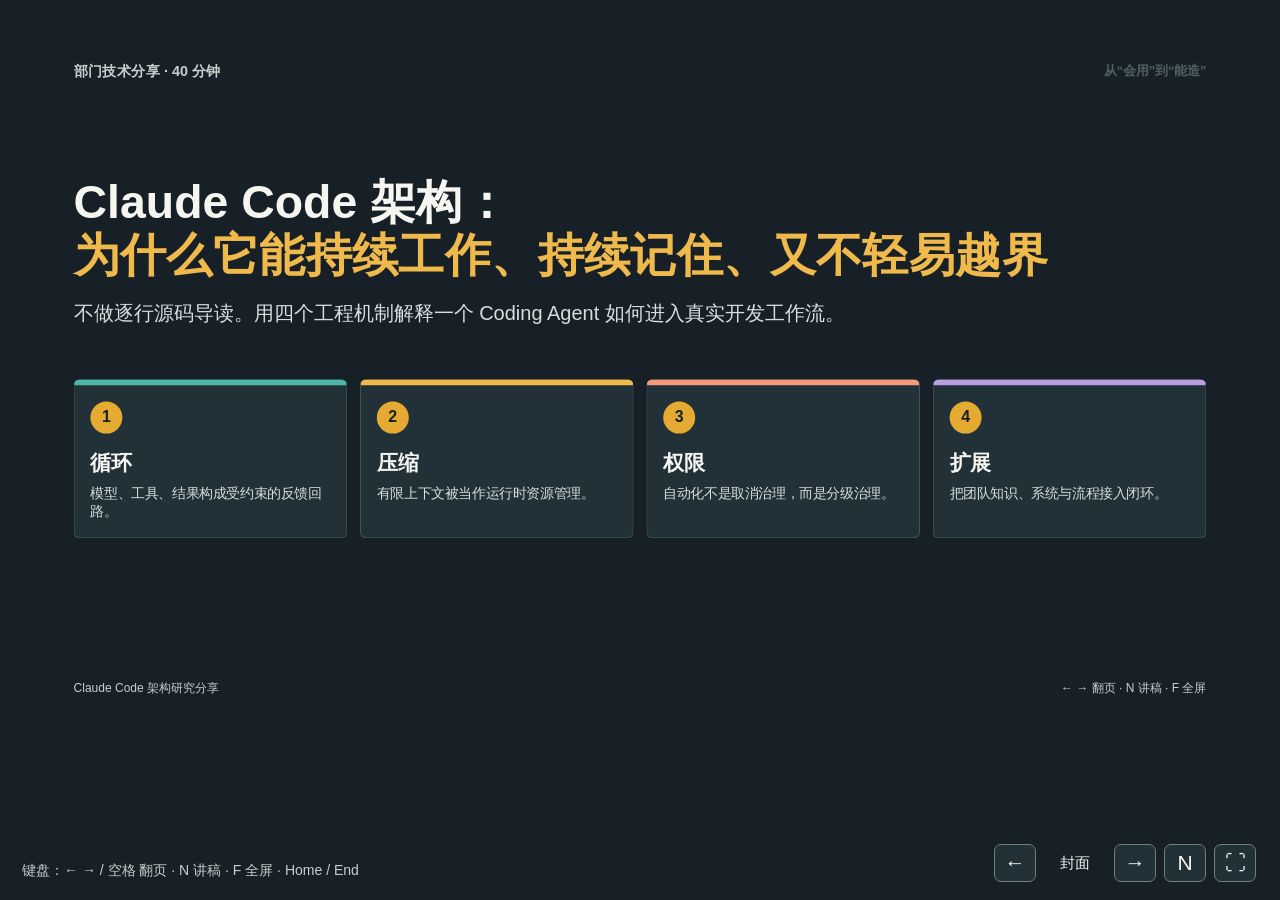
<file: claude-code-architecture-talk.html>
<!doctype html>
<html lang="zh-CN">
<head>
<meta charset="utf-8">
<meta name="viewport" content="width=device-width, initial-scale=1">
<title>Claude Code 架构：从会用到能造</title>
<style>
:root{--ink:#172026;--muted:#506068;--paper:#f6f6f1;--line:#cdd4d0;--teal:#007c73;--teal-soft:#d9eee9;--orange:#d75c2d;--orange-soft:#f8e2d9;--yellow:#e5aa31;--yellow-soft:#f9efd2;--purple:#7657a6;--purple-soft:#e9e0f3;--red:#b74141;--red-soft:#f5dddd;--white:#fff}
*{box-sizing:border-box}html,body{margin:0;width:100%;height:100%;overflow:hidden;background:#172026;color:var(--ink);font-family:"PingFang SC","Microsoft YaHei",Arial,sans-serif}button{font:inherit}
#stage{position:relative;width:100%;height:100%;overflow:hidden}.slide{position:absolute;inset:0;width:1600px;height:900px;padding:72px 92px 68px;background:var(--paper);display:none;overflow:hidden;transform-origin:top left}.slide.active{display:block}.slide.dark{background:var(--ink);color:#f6f6f1}.slide.dark .kicker,.slide.dark .muted,.slide.dark .foot{color:#c5d0cd}.slide.dark .divider{background:#3e4b50}.slide.dark .card{background:#223038;border-color:#43555a}.slide.dark .card p,.slide.dark .card li{color:#e2e9e6}.slide.dark .card .label{color:#b6c8c4}
.top{display:flex;justify-content:space-between;align-items:center;height:34px;margin-bottom:22px}.kicker{font-size:18px;font-weight:700;color:var(--teal)}.chapter{font-size:16px;color:var(--muted);font-weight:700}.slide h1{font-size:58px;line-height:1.16;margin:0 0 20px;font-weight:700}.slide h2{font-size:42px;line-height:1.2;margin:0 0 18px;font-weight:700}.slide h3{font-size:24px;line-height:1.25;margin:0 0 10px;font-weight:700}.subtitle{font-size:25px;line-height:1.45;max-width:1100px;margin:0;color:var(--muted)}.dark .subtitle{color:#d5dfdc}.divider{height:2px;background:var(--line);margin:28px 0}.foot{position:absolute;bottom:30px;left:92px;right:92px;display:flex;justify-content:space-between;color:var(--muted);font-size:15px}.grid{display:grid;gap:18px}.grid.two{grid-template-columns:1fr 1fr}.grid.three{grid-template-columns:repeat(3,1fr)}.grid.four{grid-template-columns:repeat(4,1fr)}.card{border:1.5px solid var(--line);border-radius:8px;background:var(--white);padding:19px 20px}.card p,.card li{font-size:18px;line-height:1.48;margin:0;color:#344248}.card ul{margin:10px 0 0;padding-left:24px}.label{font-size:15px;font-weight:700;color:var(--muted);margin-bottom:8px}.big{font-size:32px;font-weight:700;line-height:1.22}.accent{color:var(--teal)}.orange{color:var(--orange)}.purple{color:var(--purple)}.red{color:var(--red)}.muted{color:var(--muted)}.small{font-size:16px!important;line-height:1.45!important}.note{font-size:17px;line-height:1.45;color:var(--muted)}.band{padding:16px 20px;border-radius:8px;background:var(--teal-soft);font-size:19px;line-height:1.4}.band.orange-band{background:var(--orange-soft)}.band.yellow-band{background:var(--yellow-soft)}.band.purple-band{background:var(--purple-soft)}.band.red-band{background:var(--red-soft)}.num{width:40px;height:40px;border-radius:50%;display:inline-flex;align-items:center;justify-content:center;background:var(--ink);color:var(--white);font-size:20px;font-weight:700;margin-bottom:12px}.dark .num{background:var(--yellow);color:var(--ink)}
.flow{display:flex;align-items:stretch;gap:10px;margin-top:26px}.flow .node{flex:1;min-height:116px;padding:16px;border:2px solid var(--ink);border-radius:8px;background:var(--white);position:relative}.flow .node.teal{background:var(--teal-soft);border-color:var(--teal)}.flow .node.orange-node{background:var(--orange-soft);border-color:var(--orange)}.flow .node.yellow-node{background:var(--yellow-soft);border-color:var(--yellow)}.flow .node.purple-node{background:var(--purple-soft);border-color:var(--purple)}.flow .node:after{content:"→";position:absolute;right:-25px;top:38px;font-size:30px;font-weight:700;color:var(--muted)}.flow .node:last-child:after{display:none}.node .n-title{font-size:21px;font-weight:700;margin-bottom:8px}.node .n-copy{font-size:16px;line-height:1.38;color:#445258}.dark .flow .node{background:#223038;color:#eff6f3;border-color:#86a09a}.dark .flow .node.teal{background:#164b48;border-color:#4fb5a9}.dark .flow .node.orange-node{background:#5b3528;border-color:#f19b7c}.dark .flow .node.yellow-node{background:#574620;border-color:#e7c563}.dark .flow .node.purple-node{background:#44365a;border-color:#b8a1de}.dark .flow .node .n-copy{color:#d6e1dd}
.arch{display:grid;grid-template-columns:235px 1fr 280px;grid-template-rows:105px 112px 112px 112px;gap:12px;margin-top:12px}.arch .box{border-radius:8px;border:1.5px solid var(--line);padding:15px 18px;background:var(--white)}.arch .box b{display:block;font-size:22px;margin-bottom:6px}.arch .box span{font-size:16px;line-height:1.35;color:var(--muted)}.arch .entry{grid-row:1 / 5;background:var(--purple-soft)}.arch .ui{grid-column:2;grid-row:1;background:var(--yellow-soft)}.arch .engine{grid-column:2;grid-row:2 / 4;background:var(--teal-soft);border-color:var(--teal)}.arch .tools{grid-column:2;grid-row:4;background:var(--orange-soft)}.arch .cross{grid-column:3;grid-row:1 / 5;background:#edf0ee}.arch .cross div{margin:9px 0;padding:9px 10px;border-left:5px solid var(--purple);font-size:17px;font-weight:700}.arch .cross div:nth-child(2){border-color:var(--teal)}.arch .cross div:nth-child(3){border-color:var(--orange)}.arch .cross div:nth-child(4){border-color:var(--yellow)}
.loop-wrap{display:grid;grid-template-columns:730px 1fr;gap:44px;align-items:center;margin-top:8px}.loop{position:relative;width:650px;height:500px;margin-left:25px}.loop .circle{position:absolute;border:3px solid var(--ink);border-radius:50%;width:485px;height:485px;left:66px;top:7px}.loop .step{position:absolute;width:190px;min-height:94px;padding:14px 15px;border:2px solid var(--ink);border-radius:8px;background:var(--white)}.loop .step b{display:block;font-size:20px;margin-bottom:5px}.loop .step span{font-size:15px;line-height:1.3;color:var(--muted)}.loop .s1{top:0;left:215px;background:var(--purple-soft);border-color:var(--purple)}.loop .s2{top:125px;right:0;background:var(--teal-soft);border-color:var(--teal)}.loop .s3{bottom:52px;right:25px;background:var(--orange-soft);border-color:var(--orange)}.loop .s4{bottom:0;left:215px;background:var(--yellow-soft);border-color:var(--yellow)}.loop .s5{top:130px;left:0;background:#edf0ee}.loop .loop-label{position:absolute;left:190px;top:206px;width:240px;text-align:center;font-size:22px;font-weight:700}.loop .loop-label small{display:block;font-size:16px;line-height:1.35;font-weight:400;color:var(--muted);margin-top:8px}.side-list{display:grid;gap:12px}.side-list .item{padding:13px 15px;border-left:6px solid var(--teal);background:var(--white);font-size:18px;line-height:1.35}.side-list .item b{display:block;font-size:18px}.side-list .item:nth-child(2){border-color:var(--orange)}.side-list .item:nth-child(3){border-color:var(--purple)}.side-list .item:nth-child(4){border-color:var(--yellow)}
.state{display:grid;grid-template-columns:235px 1fr 270px;gap:22px;align-items:center;margin-top:36px}.state .terminal{border:2px solid var(--ink);border-radius:8px;padding:20px;background:var(--white);text-align:center}.state .terminal b{font-size:24px;display:block}.state .terminal span{font-size:16px;color:var(--muted)}.state .middle{display:grid;grid-template-columns:repeat(3,1fr);gap:14px;position:relative}.state .middle:before{content:"";position:absolute;left:10%;right:10%;top:61px;border-top:3px solid var(--muted);z-index:0}.state .state-node{z-index:1;min-height:122px;padding:15px;border:2px solid var(--ink);border-radius:8px;background:var(--white);text-align:center}.state .state-node b{display:block;font-size:20px}.state .state-node span{font-size:15px;line-height:1.3;color:var(--muted)}.state .state-node:nth-child(1){background:var(--teal-soft);border-color:var(--teal)}.state .state-node:nth-child(2){background:var(--orange-soft);border-color:var(--orange)}.state .state-node:nth-child(3){background:var(--purple-soft);border-color:var(--purple)}
.pipeline{display:grid;grid-template-columns:repeat(8,1fr);gap:8px;margin-top:28px}.pipeline .p{min-height:173px;border:1.5px solid var(--line);border-radius:8px;background:var(--white);padding:12px 11px}.pipeline .p i{display:flex;width:29px;height:29px;border-radius:50%;align-items:center;justify-content:center;background:var(--ink);color:var(--white);font-style:normal;font-size:15px;font-weight:700;margin-bottom:10px}.pipeline .p b{font-size:17px;line-height:1.2;display:block;margin-bottom:8px}.pipeline .p span{font-size:14px;line-height:1.28;color:var(--muted)}.pipeline .p:nth-child(3n+1){border-top:6px solid var(--teal)}.pipeline .p:nth-child(3n+2){border-top:6px solid var(--orange)}.pipeline .p:nth-child(3n){border-top:6px solid var(--purple)}
.budget{display:grid;grid-template-columns:1.5fr .9fr;gap:36px;align-items:center;margin-top:24px}.budget-bar{height:106px;border:3px solid var(--ink);border-radius:8px;background:var(--white);display:flex;overflow:hidden}.budget-bar div{display:flex;align-items:center;justify-content:center;text-align:center;font-size:18px;font-weight:700;border-right:2px solid var(--ink);padding:8px}.budget-bar div:last-child{border:0}.budget-bar .sys{width:23%;background:var(--purple-soft)}.budget-bar .task{width:25%;background:var(--teal-soft)}.budget-bar .tool{width:36%;background:var(--orange-soft)}.budget-bar .out{width:16%;background:var(--yellow-soft)}.budget-side .risk{padding:17px;border-left:7px solid var(--orange);background:var(--orange-soft);font-size:19px;line-height:1.4;margin-bottom:14px}.budget-side .goal{padding:17px;border-left:7px solid var(--teal);background:var(--teal-soft);font-size:19px;line-height:1.4}
.compress{display:grid;grid-template-columns:235px 1fr;gap:26px;margin-top:20px}.compress .ladder{position:relative;padding-top:7px}.compress .layer{position:relative;margin-bottom:12px;min-height:90px;border:2px solid var(--ink);border-radius:8px;padding:13px 16px;background:var(--white)}.compress .layer:after{content:"↓";position:absolute;left:102px;bottom:-29px;font-size:24px;font-weight:700;color:var(--muted)}.compress .layer:last-child:after{display:none}.compress .layer b{display:block;font-size:20px}.compress .layer span{font-size:15px;line-height:1.3;color:var(--muted)}.compress .layer:nth-child(1){background:var(--teal-soft);border-color:var(--teal)}.compress .layer:nth-child(2){background:var(--yellow-soft);border-color:var(--yellow)}.compress .layer:nth-child(3){background:var(--purple-soft);border-color:var(--purple)}.compress .layer:nth-child(4){background:var(--orange-soft);border-color:var(--orange)}.compress .detail{padding-top:8px}.compress .detail h3{font-size:27px}.compress .detail .rule{display:grid;grid-template-columns:42px 1fr;gap:12px;padding:13px 0;border-bottom:1px solid var(--line)}.compress .detail .rule b{font-size:18px}.compress .detail .rule span{font-size:17px;line-height:1.35;color:var(--muted)}
.hierarchy{display:grid;grid-template-columns:1fr 115px 1fr;gap:22px;align-items:center;margin-top:30px}.hierarchy .stack{display:grid;gap:9px}.hierarchy .tier{min-height:73px;border-radius:8px;padding:13px 16px;border:1.5px solid var(--line);background:var(--white);display:flex;align-items:center;gap:14px}.hierarchy .tier b{font-size:19px}.hierarchy .tier span{font-size:16px;color:var(--muted)}.hierarchy .tier:nth-child(1){border-left:9px solid var(--red)}.hierarchy .tier:nth-child(2){border-left:9px solid var(--purple)}.hierarchy .tier:nth-child(3){border-left:9px solid var(--teal)}.hierarchy .tier:nth-child(4){border-left:9px solid var(--yellow)}.hierarchy .arrow{text-align:center;font-size:43px;color:var(--teal);font-weight:700}.hierarchy .outcome{padding:28px;background:var(--teal-soft);border:2px solid var(--teal);border-radius:8px}.hierarchy .outcome b{font-size:26px;display:block;margin-bottom:12px}.hierarchy .outcome p{font-size:18px;line-height:1.45;margin:0}
.permission{display:grid;grid-template-columns:repeat(4,1fr);gap:16px;margin-top:28px}.permission .level{min-height:250px;border-radius:8px;border:2px solid var(--line);padding:20px}.permission .level h3{font-size:28px}.permission .level p{font-size:18px;line-height:1.4;margin:0}.permission .level .tag{font-size:15px;font-weight:700;margin-bottom:24px}.permission .allow{background:var(--teal-soft);border-color:var(--teal)}.permission .ask{background:var(--yellow-soft);border-color:var(--yellow)}.permission .deny{background:var(--red-soft);border-color:var(--red)}.permission .auto{background:var(--purple-soft);border-color:var(--purple)}
.decision{display:grid;grid-template-columns:260px 100px 260px 100px 260px 100px 260px;gap:8px;align-items:center;margin-top:36px}.decision .d{min-height:150px;border:2px solid var(--ink);border-radius:8px;padding:16px;background:var(--white)}.decision .d b{display:block;font-size:21px;margin-bottom:8px}.decision .d span{font-size:16px;line-height:1.33;color:var(--muted)}.decision .arrow{font-size:38px;text-align:center;font-weight:700;color:var(--muted)}.decision .d:nth-child(1){background:#edf0ee}.decision .d:nth-child(3){background:var(--red-soft);border-color:var(--red)}.decision .d:nth-child(5){background:var(--teal-soft);border-color:var(--teal)}.decision .d:nth-child(7){background:var(--yellow-soft);border-color:var(--yellow)}
.defense{display:grid;grid-template-columns:1fr 1fr;gap:28px;margin-top:23px}.defense .rings{position:relative;height:420px;display:flex;align-items:center;justify-content:center}.defense .ring{position:absolute;border-radius:50%;display:flex;align-items:flex-start;justify-content:center;padding-top:22px;font-size:19px;font-weight:700}.defense .r1{width:410px;height:410px;border:3px solid var(--purple);background:var(--purple-soft)}.defense .r2{width:322px;height:322px;border:3px solid var(--orange);background:var(--orange-soft);padding-top:58px}.defense .r3{width:232px;height:232px;border:3px solid var(--teal);background:var(--teal-soft);padding-top:51px}.defense .r4{width:136px;height:136px;border:3px solid var(--ink);background:var(--white);padding-top:53px;text-align:center}.defense .stories{display:grid;gap:15px}.defense .stories .story{border-left:8px solid var(--teal);padding:15px 17px;background:var(--white);font-size:18px;line-height:1.42}.defense .stories .story:nth-child(2){border-color:var(--orange)}.defense .stories .story:nth-child(3){border-color:var(--purple)}
.extension{display:grid;grid-template-columns:1fr 1.1fr 1fr;gap:20px;margin-top:34px}.extension .ext{min-height:350px;padding:23px;border-radius:8px;border:2px solid var(--line);background:var(--white)}.extension .ext h3{font-size:31px}.extension .ext p{font-size:19px;line-height:1.45}.extension .ext ul{padding-left:24px}.extension .ext li{font-size:17px;line-height:1.5;margin:7px 0}.extension .hook{background:var(--yellow-soft);border-color:var(--yellow)}.extension .mcp{background:var(--teal-soft);border-color:var(--teal)}.extension .skill{background:var(--purple-soft);border-color:var(--purple)}
.timeline{display:grid;grid-template-columns:repeat(5,1fr);gap:12px;margin-top:40px;position:relative}.timeline:before{content:"";position:absolute;top:53px;left:9%;right:9%;border-top:3px solid var(--ink)}.timeline .time{position:relative;z-index:1;text-align:center}.timeline .dot{width:32px;height:32px;border-radius:50%;background:var(--ink);border:7px solid var(--paper);margin:36px auto 15px}.timeline .time:nth-child(1) .dot,.timeline .time:nth-child(4) .dot{background:var(--purple)}.timeline .time:nth-child(2) .dot{background:var(--teal)}.timeline .time:nth-child(3) .dot{background:var(--yellow)}.timeline .time:nth-child(5) .dot{background:var(--orange)}.timeline .time b{font-size:20px;display:block}.timeline .time span{font-size:16px;line-height:1.35;color:var(--muted);display:block;margin-top:7px}
.agent-compare{display:grid;grid-template-columns:1fr 1fr;gap:24px;margin-top:21px}.agent-compare .mode{border:2px solid var(--line);border-radius:8px;padding:21px;background:var(--white)}.agent-compare .mode h3{font-size:28px}.agent-compare .mode p{font-size:18px;line-height:1.4}.agent-compare .mode ul{padding-left:24px}.agent-compare .mode li{font-size:17px;line-height:1.45;margin:8px 0}.agent-compare .fork{border-color:var(--teal);background:var(--teal-soft)}.agent-compare .coord{border-color:var(--purple);background:var(--purple-soft)}.gate{margin-top:20px;display:grid;grid-template-columns:repeat(3,1fr);gap:14px}.gate .q{padding:15px 16px;background:var(--white);border-left:8px solid var(--orange);font-size:18px;line-height:1.35}.gate .q:nth-child(2){border-color:var(--teal)}.gate .q:nth-child(3){border-color:var(--purple)}
.roadmap{display:grid;grid-template-columns:130px 1fr 330px;gap:20px;margin-top:24px}.roadmap .rank{font-size:34px;font-weight:700;color:var(--teal);padding-top:12px}.roadmap .work{padding:15px 0;border-bottom:2px solid var(--line)}.roadmap .work b{font-size:23px}.roadmap .work p{font-size:17px;line-height:1.35;margin:6px 0 0;color:var(--muted)}.roadmap .metric{margin:10px 0;padding:13px 15px;border-radius:8px;background:var(--white);border:1.5px solid var(--line);font-size:17px;line-height:1.32}.roadmap .metric b{color:var(--orange)}
.quote{max-width:1190px;font-size:44px;font-weight:700;line-height:1.27;margin:38px 0 35px}.four-keys{display:grid;grid-template-columns:repeat(4,1fr);gap:16px}.four-keys .key{min-height:180px;border-radius:8px;padding:20px;background:#223038;border:1px solid #47605b}.four-keys .key b{font-size:26px;display:block;margin:8px 0}.four-keys .key span{font-size:17px;line-height:1.38;color:#d5dfdc}.four-keys .k1{border-top:8px solid #4fb5a9}.four-keys .k2{border-top:8px solid #efba4b}.four-keys .k3{border-top:8px solid #f19b7c}.four-keys .k4{border-top:8px solid #b8a1de}
#controls{position:fixed;right:24px;bottom:18px;z-index:10;display:flex;align-items:center;gap:8px;color:#f6f6f1}.icon-btn{width:42px;height:38px;border:1px solid #71817e;border-radius:7px;background:#223038;color:#f6f6f1;font-size:21px;cursor:pointer}.icon-btn:hover{background:#31413f}.counter{min-width:62px;text-align:center;font-size:15px}.help{position:fixed;left:22px;bottom:20px;color:#c5d0cd;font-size:14px;z-index:10}.notes-panel{position:fixed;z-index:9;right:24px;top:22px;width:430px;max-height:calc(100vh - 94px);overflow:auto;padding:21px 22px;background:#fff;border:2px solid var(--ink);border-radius:8px;box-shadow:0 10px 28px rgba(0,0,0,.26);display:none}.notes-panel.open{display:block}.notes-panel h3{margin:0 0 10px;font-size:20px}.notes-panel p{font-size:16px;line-height:1.5;margin:0;color:#344248}
@media(max-width:760px){#controls{right:10px;bottom:10px}.help{display:none}.notes-panel{left:10px;right:10px;top:10px;width:auto}.icon-btn{width:38px}.counter{min-width:50px}}
</style>
</head>
<body>
<main id="stage" aria-label="Claude Code 架构分享幻灯片">
<section class="slide dark active" data-note="开场不要做产品功能介绍。明确今天的目标：从高频使用者的体验出发，拆出可复用的 Agent 工程机制。贯穿案例是重构 parsePath 并跑测试。">
  <div class="top"><div class="kicker">部门技术分享 · 40 分钟</div><div class="chapter">从“会用”到“能造”</div></div>
  <div style="margin-top:112px"><h1>Claude Code 架构：<br><span style="color:#efba4b">为什么它能持续工作、持续记住、又不轻易越界</span></h1><p class="subtitle">不做逐行源码导读。用四个工程机制解释一个 Coding Agent 如何进入真实开发工作流。</p></div>
  <div class="four-keys" style="margin-top:65px"><div class="key k1"><div class="num">1</div><b>循环</b><span>模型、工具、结果构成受约束的反馈回路。</span></div><div class="key k2"><div class="num">2</div><b>压缩</b><span>有限上下文被当作运行时资源管理。</span></div><div class="key k3"><div class="num">3</div><b>权限</b><span>自动化不是取消治理，而是分级治理。</span></div><div class="key k4"><div class="num">4</div><b>扩展</b><span>把团队知识、系统与流程接入闭环。</span></div></div>
  <div class="foot"><span>Claude Code 架构研究分享</span><span>← → 翻页 · N 讲稿 · F 全屏</span></div>
</section>

<section class="slide" data-note="这一页先给出全场结论：LLM 只生成下一步响应；运行时把它变成可执行行动，并将结果送入下一轮。不要把 Agent 的能力误解为一个更大的 Prompt。">
  <div class="top"><div class="kicker">总览</div><div class="chapter">01 / 18</div></div>
  <h2>一句话框架：Agent 是受约束的反馈回路</h2>
  <p class="subtitle">“重构 parsePath 并验证测试”不是一次回答，而是一串带状态、带工具、带停止条件的决策。</p>
  <div class="flow"><div class="node purple-node"><div class="n-title">用户目标</div><div class="n-copy">重构函数<br>保持兼容<br>跑测试验证</div></div><div class="node teal"><div class="n-title">模型决策</div><div class="n-copy">根据当前上下文决定<br>回答、读文件或调用工具</div></div><div class="node orange-node"><div class="n-title">工具执行</div><div class="n-copy">读代码、编辑文件、<br>运行测试、查询系统</div></div><div class="node yellow-node"><div class="n-title">观察结果</div><div class="n-copy">工具输出、错误、diff、<br>测试日志成为新证据</div></div><div class="node teal"><div class="n-title">下一轮 / 结束</div><div class="n-copy">继续修复、汇报结果，<br>或被预算、权限、用户终止</div></div></div>
  <div class="grid three" style="margin-top:40px"><div class="card"><div class="label">模型做什么</div><div class="big accent">生成下一步</div><p>在当前上下文里产生文字或结构化工具调用。</p></div><div class="card"><div class="label">运行时做什么</div><div class="big orange">约束与编排</div><p>保存状态、执行工具、处理错误、维护上下文和权限。</p></div><div class="card"><div class="label">用户感知到什么</div><div class="big purple">连续完成任务</div><p>它会“做下去”，而不是只给出一段建议。</p></div></div>
  <div class="foot"><span>主线：循环 → 压缩 → 权限 → 扩展 → 多 Agent 取舍</span><span>01</span></div>
</section>

<section class="slide" data-note="用五层地图帮助大家定位。不要花时间讲每个文件；强调会话状态和单次执行的生命周期不同，工具和安全在下层，横向能力贯穿全局。">
  <div class="top"><div class="kicker">总览</div><div class="chapter">02 / 18</div></div>
  <h2>把 Claude Code 看成五层运行时</h2>
  <p class="subtitle">核心不是某个“神秘规划器”，而是清晰的层次与生命周期边界。</p>
  <div class="arch"><div class="box entry"><b>入口层</b><span>CLI<br>IDE<br>SDK<br>Headless</span></div><div class="box ui"><b>交互与会话层</b><span>显示流式过程、管理输入、中断与会话视图</span></div><div class="box engine"><b>编排层：Agent 循环</b><span>会话级状态：消息、用量、拒绝记录、缓存<br>单次查询：构建上下文、调用模型、执行工具、恢复或结束</span></div><div class="box tools"><b>工具与执行层</b><span>文件、Shell、搜索、任务、外部系统；参数校验、取消与结果标准化</span></div><div class="box cross"><b>横向能力</b><div>上下文与记忆</div><div>配置与 Prompt</div><div>权限与安全</div><div>Hook / MCP / 插件</div></div></div>
  <div class="band" style="margin-top:20px"><b>关键分离：</b>会话状态跨多轮持久；单次调用只完成当前循环。分开后，重试、恢复、多入口和多 Agent 才不会相互污染。</div>
  <div class="foot"><span>不必记住模块名；要记住职责边界</span><span>02</span></div>
</section>

<section class="slide" data-note="第一专题开始。按案例走一遍完整链路。补充流式事件不只是动画，它让终端、IDE、日志和评估系统观察到同一个生命周期。">
  <div class="top"><div class="kicker">专题一 · 核心执行循环</div><div class="chapter">03 / 18</div></div>
  <h2>一次任务如何真正跑起来</h2>
  <div class="loop-wrap"><div class="loop"><div class="circle"></div><div class="step s1"><b>1. 准备</b><span>加载项目指令、工具、工作目录与会话状态</span></div><div class="step s2"><b>2. 模型调用</b><span>流式返回文本、思考后的行动意图或工具调用</span></div><div class="step s3"><b>3. 工具执行</b><span>权限检查、执行、取消控制、结果标准化</span></div><div class="step s4"><b>4. 结果回填</b><span>工具输出进入历史，成为下一轮新的证据</span></div><div class="step s5"><b>5. 结束判定</b><span>自然完成、用户取消、预算用尽、不可恢复错误</span></div><div class="loop-label">“重构并验证”<small>有新的行动需求就继续<br>没有工具调用或命中终止条件就结束</small></div></div><div class="side-list"><div class="item"><b>状态</b>目标、历史、用量、文件缓存、权限拒绝记录</div><div class="item"><b>事件流</b>文本增量、工具开始、工具结果、确认请求、错误与完成</div><div class="item"><b>恢复</b>上下文超长、工具失败、测试失败都不是“崩溃”</div><div class="item"><b>停止</b>每一条继续路径有理由，每个终止点有语义</div></div></div>
  <div class="foot"><span>把调用模型与执行任务写成一个大函数，后续必然失控</span><span>03</span></div>
</section>

<section class="slide" data-note="讲状态机时要澄清：核心循环可以很朴素，难点在边界分支。可靠性来自错误被标准化后可以被下一轮看见、处理或终止。">
  <div class="top"><div class="kicker">专题一 · 核心执行循环</div><div class="chapter">04 / 18</div></div>
  <h2>朴素状态机，解释“它为什么会继续做下去”</h2>
  <p class="subtitle">主循环不神秘；工程质量由继续、恢复和终止分支决定。</p>
  <div class="state"><div class="terminal"><b>开始</b><span>用户输入 / 子任务 / 恢复会话</span></div><div class="middle"><div class="state-node"><b>准备上下文</b><span>预算检查<br>压缩或加载摘要</span></div><div class="state-node"><b>调用与处理</b><span>流式响应<br>文字或工具调用</span></div><div class="state-node"><b>执行与回填</b><span>工具结果<br>作为新消息加入</span></div></div><div class="terminal"><b>结束</b><span>完成 / 取消 / 预算耗尽 / 不可恢复错误</span></div></div>
  <div class="grid four" style="margin-top:49px"><div class="card"><div class="label">继续</div><p><b>有工具调用</b><br>执行工具后，把结果带入下一轮。</p></div><div class="card"><div class="label">恢复</div><p><b>上下文过长</b><br>先压缩，再重试模型调用。</p></div><div class="card"><div class="label">纠偏</div><p><b>工具 / 测试失败</b><br>把标准化错误交给模型判断下一步。</p></div><div class="card"><div class="label">中断</div><p><b>用户或策略叫停</b><br>传播取消信号，释放执行资源。</p></div></div>
  <div class="band yellow-band" style="margin-top:20px"><b>设计准则：</b>不是要求模型永不犯错，而是让错误进入一个可观察、可恢复、可终止的状态转换。</div>
  <div class="foot"><span>“while(true)”不等于无边界循环</span><span>04</span></div>
</section>

<section class="slide" data-note="指出模型不会直接拥有执行权限。工具调用至少经过意图、验证、授权、执行、结果、审计六类步骤。团队系统应该优先做语义明确的工具，不要提供万能 shell。">
  <div class="top"><div class="kicker">专题一 · 核心执行循环</div><div class="chapter">05 / 18</div></div>
  <h2>工具调用不是函数调用，而是一条可审计执行管线</h2>
  <p class="subtitle">模型提出意图；运行时把意图变成有限、可回放、有边界的副作用。</p>
  <div class="pipeline"><div class="p"><i>1</i><b>解析</b><span>识别工具名与结构化参数</span></div><div class="p"><i>2</i><b>标准化</b><span>补齐 cwd、超时、默认参数</span></div><div class="p"><i>3</i><b>校验</b><span>类型、路径、命令和资源范围</span></div><div class="p"><i>4</i><b>策略</b><span>命中 allow / ask / deny 规则</span></div><div class="p"><i>5</i><b>确认</b><span>高影响动作请求人工授权</span></div><div class="p"><i>6</i><b>执行</b><span>隔离、超时、取消和并发控制</span></div><div class="p"><i>7</i><b>规范化</b><span>截断、脱敏、结构化结果或错误</span></div><div class="p"><i>8</i><b>回填审计</b><span>写入会话、事件流与操作记录</span></div></div>
  <div class="grid two" style="margin-top:34px"><div class="band orange-band"><b>文件编辑：</b>路径范围、读写冲突、原子写入、diff 与可回滚性。</div><div class="band purple-band"><b>Shell 执行：</b>工作目录、命令语义、超时、取消、输出截断与外部副作用。</div></div>
  <div class="foot"><span>工具应表达业务意图：发布、检索、变更，而不是只暴露“执行任意命令”</span><span>05</span></div>
</section>

<section class="slide" data-note="第二专题开始。明确“无限进行”只是表象。每个 token 都要付成本，尤其是工具输出。压缩不是为了清空历史，而是保留下一步决策有用的事实。">
  <div class="top"><div class="kicker">专题二 · 上下文管理</div><div class="chapter">06 / 18</div></div>
  <h2>上下文不是聊天记录，而是有限的运行时资源</h2>
  <p class="subtitle">“任务做得很长”依赖于持续的上下文预算调度，而不是无限长的模型窗口。</p>
  <div class="budget"><div><div class="budget-bar"><div class="sys">系统规则<br>与工具定义</div><div class="task">项目指令<br>任务与摘要</div><div class="tool">工具结果<br>代码、日志、搜索</div><div class="out">模型输出<br>与预留空间</div></div><div class="grid four" style="margin-top:18px"><div class="note">稳定但不可随意删</div><div class="note">必须持续对齐</div><div class="note">最容易失控膨胀</div><div class="note">必须留出生成空间</div></div></div><div class="budget-side"><div class="risk"><b>风险：</b>一次构建日志、代码搜索或大文件读取，就可能淹没真正的用户目标。</div><div class="goal"><b>目标：</b>在有限预算中保留目标、约束、已验证事实和未完成工作。</div></div></div>
  <div class="grid three" style="margin-top:38px"><div class="card"><div class="label">保真度</div><div class="big">关键证据不丢</div><p>保留可回查的引用与必要原文。</p></div><div class="card"><div class="label">成本</div><div class="big orange">先用低成本手段</div><p>不要一超长就调用模型做整段摘要。</p></div><div class="card"><div class="label">连续性</div><div class="big purple">新一轮能接手</div><p>摘要必须表达任务状态，而非泛泛复述聊天记录。</p></div></div>
  <div class="foot"><span>压缩是一种信息调度策略，不是“删消息”</span><span>06</span></div>
</section>

<section class="slide" data-note="全场最重要的一页。用层次逐一解释：引用替换、规则型微压缩、会话记忆、语义折叠。强调先轻后重、保留锚点、避免摘要漂移。">
  <div class="top"><div class="kicker">专题二 · 上下文管理</div><div class="chapter">07 / 18</div></div>
  <h2>四层渐进压缩：它“能无限续航”的真正机制</h2>
  <div class="compress"><div class="ladder"><div class="layer"><b>1. 引用替换</b><span>大结果保留引用、路径、可按需展开的内容</span></div><div class="layer"><b>2. 微压缩</b><span>去重、截断冗余日志、合并连续结果</span></div><div class="layer"><b>3. 会话记忆</b><span>结构化记录决策、修改、验证、剩余风险</span></div><div class="layer"><b>4. 语义折叠</b><span>最后才压缩整段历史，保留摘要与近期原文</span></div></div><div class="detail"><h3>从低成本、低损失，逐步走向高成本、强压缩</h3><div class="rule"><div class="num">A</div><div><b>先轻后重</b><br><span>引用和规则处理优先；模型摘要是昂贵且可能损失细节的最后手段。</span></div></div><div class="rule"><div class="num">B</div><div><b>保留四类锚点</b><br><span>用户目标、关键约束、已验证事实、未完成工作。它们决定下一轮是否还能正确接力。</span></div></div><div class="rule"><div class="num">C</div><div><b>可恢复、可追溯</b><br><span>摘要不是唯一事实源。必要时通过引用回查原始工具结果，防止“摘要漂移”。</span></div></div><div class="rule"><div class="num">D</div><div><b>防递归压缩</b><br><span>对同一段历史反复摘要会放大误差；系统需要识别压缩来源和触发原因。</span></div></div></div></div>
  <div class="foot"><span>无限不是“永远记住全部”，而是“始终记住下一步所需”</span><span>07</span></div>
</section>

<section class="slide" data-note="把上下文压缩进一步落到项目指令。强调系统规则、项目约定、个人偏好必须有优先级；随任务变化的信息不要写进永久项目指令。">
  <div class="top"><div class="kicker">专题二 · 上下文管理</div><div class="chapter">08 / 18</div></div>
  <h2>Prompt 与项目记忆：每一轮到底该遵守什么</h2>
  <p class="subtitle">更好的做法不是“写一段更长的 Prompt”，而是把指令当作有优先级、可追踪的配置协议。</p>
  <div class="hierarchy"><div class="stack"><div class="tier"><b>组织 / 管理规则</b><span>安全红线、合规要求、不可覆盖的边界</span></div><div class="tier"><b>系统与动态能力</b><span>工具定义、当前环境、可用 Skill 与会话模式</span></div><div class="tier"><b>项目级指令</b><span>构建命令、测试门槛、目录边界、接口约束</span></div><div class="tier"><b>个人偏好</b><span>表达格式、局部工作习惯、临时偏好</span></div></div><div class="arrow">→</div><div class="outcome"><b>当前轮有效上下文</b><p>稳定规则 + 环境能力 + 项目约定 + 当前任务摘要 + 最近关键证据</p><div class="divider"></div><p class="small"><b>不要放：</b>完整历史、变化中的进度、巨量日志。它们属于会话记忆和工具结果管理。</p></div></div>
  <div class="grid two" style="margin-top:30px"><div class="band"><b>项目指令应短而硬：</b>怎样构建、怎样验证、哪些目录不能碰、如何交付证据。</div><div class="band orange-band"><b>会话摘要应动态：</b>已经做了什么、哪些结论被验证、下一步还有什么风险。</div></div>
  <div class="foot"><span>解决“同一句话在不同仓库表现不同”的关键，是层次与来源，不是更长的提示词</span><span>08</span></div>
</section>

<section class="slide" data-note="快速总结上下文的四个反模式，再把它转成团队要建设的四种能力。这里不需要讲技术细节，目的是从机制回到实践。">
  <div class="top"><div class="kicker">专题二 · 上下文管理</div><div class="chapter">09 / 18</div></div>
  <h2>上下文的四个反模式，与对应的团队解法</h2>
  <div class="grid four" style="margin-top:34px"><div class="card"><div class="num">1</div><h3>永久 Prompt 写成百科</h3><p>每轮成本高，重点被淹没，变化信息过期。</p><div class="divider"></div><p class="small"><b>解法：</b>规则分层；永久指令只保留稳定、强约束的内容。</p></div><div class="card"><div class="num">2</div><h3>完整日志反复带入</h3><p>工具输出消耗预算，却未必增加判断价值。</p><div class="divider"></div><p class="small"><b>解法：</b>截断、去重、引用替换和按需展开。</p></div><div class="card"><div class="num">3</div><h3>只摘要，不保来源</h3><p>摘要一旦错了，系统无法纠正自己的“记忆”。</p><div class="divider"></div><p class="small"><b>解法：</b>摘要保留证据链接、文件位置与验证状态。</p></div><div class="card"><div class="num">4</div><h3>子 Agent 继承全部历史</h3><p>并行时把成本和噪音同步放大。</p><div class="divider"></div><p class="small"><b>解法：</b>按任务给最小必要上下文和结构化输出契约。</p></div></div>
  <div class="band purple-band" style="margin-top:34px"><b>优先建设：</b>任务摘要格式、工具输出分级、项目指令层级、压缩后可回查机制。比“更长上下文”更早带来稳定性。</div>
  <div class="foot"><span>上下文管理决定长任务是否可信地续航</span><span>09</span></div>
</section>

<section class="slide" data-note="第三专题开始。先揭示矛盾：确认太多会使用户彻底放开，确认太少又会失控。权限是策略引擎而不是 UI 弹窗。">
  <div class="top"><div class="kicker">专题三 · 权限与安全</div><div class="chapter">10 / 18</div></div>
  <h2>权限不是弹窗，而是自动化的策略引擎</h2>
  <p class="subtitle">要同时满足效率和可信，需要把不同风险放到不同速度的通道。</p>
  <div class="permission"><div class="level allow"><div class="tag">低风险 / 明确规则</div><h3>Allow</h3><p>只读搜索、受限范围内的常规操作。</p><div class="divider"></div><p class="small">目标：尽量无摩擦，不让确认干扰正常探索。</p></div><div class="level ask"><div class="tag">影响明确但需确认</div><h3>Ask</h3><p>写入文件、运行命令、跨系统操作。</p><div class="divider"></div><p class="small">目标：把确认放在真正改变状态的边界。</p></div><div class="level deny"><div class="tag">不可接受 / 命中红线</div><h3>Deny</h3><p>敏感路径、危险命令、违反组织策略。</p><div class="divider"></div><p class="small">目标：明确阻断，并解释哪条规则命中。</p></div><div class="level auto"><div class="tag">受控的自动化模式</div><h3>Auto</h3><p>在限定范围与策略下减少重复确认。</p><div class="divider"></div><p class="small">目标：授权最小化、范围清晰、可撤销可审计。</p></div></div>
  <div class="band" style="margin-top:34px"><b>决策输入不只是“这条命令”：</b>工具类型、参数、路径、工作目录、项目规则、组织策略、会话模式和用户选择共同决定结果。</div>
  <div class="foot"><span>“允许 npm test”与“允许任意 shell”是两种完全不同的授权</span><span>10</span></div>
</section>

<section class="slide" data-note="按图讲。模型分类应该只处理灰区，不能取代静态规则。强调 fail closed、白名单快路径、拒绝计数和回退人工。">
  <div class="top"><div class="kicker">专题三 · 权限与安全</div><div class="chapter">11 / 18</div></div>
  <h2>权限决策：先确定性规则，后处理语义灰区</h2>
  <div class="decision"><div class="d"><b>工具调用请求</b><span>工具名 + 参数 + cwd + 会话模式 + 当前策略</span></div><div class="arrow">→</div><div class="d"><b>静态校验</b><span>类型、路径、命令、资源范围。命中禁止规则即停止。</span></div><div class="arrow">→</div><div class="d"><b>明确策略命中</b><span>Allow 直接放行；Ask 请求确认；Deny 记录原因。</span></div><div class="arrow">→</div><div class="d"><b>不确定的灰区</b><span>可做语义辅助判断；解析失败、超时、不确定均走保守分支。</span></div></div>
  <div class="grid three" style="margin-top:48px"><div class="card"><div class="label">快路径</div><div class="big accent">低风险、可枚举</div><p>只读工具和明确安全动作，不必每次调用模型分类器。</p></div><div class="card"><div class="label">语义辅助</div><div class="big orange">规则难覆盖的灰区</div><p>例如命令字面相似、实际影响不同的情况；它是补充层。</p></div><div class="card"><div class="label">回退机制</div><div class="big purple">拒绝过多就交给人</div><p>连续误判或分类器卡住时，停止自动化判断，恢复人工确认。</p></div></div>
  <div class="band red-band" style="margin-top:25px"><b>原则：</b>确定性策略优先；AI 分类只能协助理解语义。安全系统面对异常时，默认选择更保守的一边。</div>
  <div class="foot"><span>好的权限系统输出“为什么”，而不仅是“允许 / 拒绝”</span><span>11</span></div>
</section>

<section class="slide" data-note="这一页不要讲成纯安全专题。核心是安全与可用性分层：越低风险越快速，越高影响越明确。解释性和最小授权是避免用户一键放开的前提。">
  <div class="top"><div class="kicker">专题三 · 权限与安全</div><div class="chapter">12 / 18</div></div>
  <h2>安全与可用性：不是二选一，而是分层协商</h2>
  <div class="defense"><div class="rings"><div class="ring r1">组织与项目策略</div><div class="ring r2">工具参数与路径约束</div><div class="ring r3">确认、超时与取消</div><div class="ring r4">执行<br>隔离</div></div><div class="stories"><div class="story"><b>低风险通道：</b>代码搜索、读取项目文件、受限范围内的分析，应尽量无摩擦。</div><div class="story"><b>常规通道：</b>项目内改动、测试运行可基于明确项目授权，降低重复确认。</div><div class="story"><b>高影响通道：</b>用户配置、网络访问、发布、删除与跨系统写入，必须提高确认、审计与范围约束。</div><div class="band yellow-band"><b>产品启示：</b>权限体验必须可解释、可最小范围授权、可撤销。否则用户最终会选择“全部放开”。</div></div></div>
  <div class="foot"><span>治理不是阻碍自动化，而是让自动化能进入真实环境</span><span>12</span></div>
</section>

<section class="slide" data-note="第四专题。三类扩展点解决三类问题。先横向说明 Hook、MCP、Skill/Plugin 的本质区别，然后在下一页结合完整工作流。">
  <div class="top"><div class="kicker">专题四 · 扩展架构</div><div class="chapter">13 / 18</div></div>
  <h2>把团队能力接进闭环：三种扩展，不是一种</h2>
  <p class="subtitle">扩展系统的价值，是把正确的知识、工具和流程接到正确的生命周期节点。</p>
  <div class="extension"><div class="ext hook"><h3>Hook</h3><p>在生命周期节点拦截、检查或追加动作。</p><ul><li>工具执行前：检查分支、敏感文件、变更范围</li><li>工具完成后：格式化、测试、证据采集</li><li>会话结束前：阻止未验证的交付</li></ul><div class="divider"></div><p class="small"><b>适合：</b>规范与治理。重点是事件时机与失败语义。</p></div><div class="ext mcp"><h3>MCP</h3><p>将外部系统转成统一的 Agent 工具接口。</p><ul><li>代码索引、知识库、需求与工单</li><li>CI 状态、测试平台、内部服务</li><li>认证、连接与故障恢复成为运行时责任</li></ul><div class="divider"></div><p class="small"><b>适合：</b>系统集成。重点是工具语义、权限和可观测性。</p></div><div class="ext skill"><h3>Skill / Command / Plugin</h3><p>把提示、流程、Agent 配置打包分发。</p><ul><li>按场景加载仓库规范与任务模板</li><li>把重复工作变成可复用能力</li><li>以版本化方式在团队传播</li></ul><div class="divider"></div><p class="small"><b>适合：</b>工作流产品化。重点是组合、升级和治理边界。</p></div></div>
  <div class="foot"><span>别把“接得更多”当成扩展成功；每个工具都带来认证、权限、可用性和上下文成本</span><span>13</span></div>
</section>

<section class="slide" data-note="把扩展放回一个真实工作流。强调优先接高频、低歧义、可审计的能力；生产发布这一类应最后接入。">
  <div class="top"><div class="kicker">专题四 · 扩展架构</div><div class="chapter">14 / 18</div></div>
  <h2>从个人助手到团队平台：扩展该插在哪里</h2>
  <p class="subtitle">同一个“重构并验证”任务，团队能力应在不同阶段以不同形式进入。</p>
  <div class="timeline"><div class="time"><b>开发前</b><div class="dot"></div><span><b>Skill</b><br>加载仓库规范<br>任务模板与交付格式</span></div><div class="time"><b>计划阶段</b><div class="dot"></div><span><b>MCP</b><br>查询需求、代码索引<br>历史缺陷与依赖</span></div><div class="time"><b>工具执行前</b><div class="dot"></div><span><b>Hook + 策略</b><br>检查分支、敏感路径<br>变更范围与授权</span></div><div class="time"><b>执行完成后</b><div class="dot"></div><span><b>Hook</b><br>格式化、测试<br>收集验证证据</span></div><div class="time"><b>交付</b><div class="dot"></div><span><b>Plugin</b><br>组织 PR 描述、测试结果<br>风险与待办项</span></div></div>
  <div class="grid three" style="margin-top:55px"><div class="card"><div class="label">先接入</div><p><b>高频 + 低歧义 + 可审计</b><br>例如只读检索、代码索引、标准测试执行。</p></div><div class="card"><div class="label">再治理</div><p><b>认证 + 降级 + 观测</b><br>外部依赖失败时，Agent 需要知道怎么继续或停止。</p></div><div class="card"><div class="label">最后放开</div><p><b>高影响动作</b><br>发布、生产变更、跨系统写入要最晚接入。</p></div></div>
  <div class="foot"><span>扩展架构决定 Agent 能否进入团队工作流，而不只是个人演示</span><span>14</span></div>
</section>

<section class="slide" data-note="多 Agent 只讲一个决策框架。分别解释轻量 fork 和 coordinator worker。得出结论：先检查独立性、输出契约和局部恢复，否则顺序执行更可靠。">
  <div class="top"><div class="kicker">专题五 · 多 Agent 取舍</div><div class="chapter">15 / 18</div></div>
  <h2>多 Agent：先问“任务真的可拆吗？”</h2>
  <div class="agent-compare"><div class="mode fork"><h3>Fork-and-Delegate</h3><p>父任务携带必要上下文，派生独立子任务并回收结果。</p><ul><li><b>适合：</b>并行检索、局部测试、独立审查</li><li><b>优点：</b>轻量、启动快、子任务和父任务语义接近</li><li><b>代价：</b>上下文复制、工具竞争、结果冲突与成本膨胀</li></ul></div><div class="mode coord"><h3>Coordinator-Worker</h3><p>协调者只拆分和汇总；Worker 只执行明确工作单元。</p><ul><li><b>适合：</b>阶段明确、输出可结构化聚合的流程</li><li><b>优点：</b>隔离更清晰、结果契约更稳定、易局部重试</li><li><b>代价：</b>编排复杂，需要显式任务图和汇总逻辑</li></ul></div></div>
  <div class="gate"><div class="q"><b>1. 子任务独立吗？</b><br>若频繁共享状态、互相等待，串行通常更好。</div><div class="q"><b>2. 输出有契约吗？</b><br>应返回结构化结论、证据与未解决项，而非一段散文。</div><div class="q"><b>3. 能局部恢复吗？</b><br>一个子任务失败不应让全局历史和工具状态一起失效。</div></div>
  <div class="foot"><span>更多 Agent 不等于更聪明；并行是一种有上下文与协调成本的资源调度</span><span>15</span></div>
</section>

<section class="slide" data-note="把演讲落到行动。四个优先级有严格顺序：上下文、权限、扩展、多 Agent。每项给一个验收指标，避免讲完只留概念。">
  <div class="top"><div class="kicker">落地建议</div><div class="chapter">16 / 18</div></div>
  <h2>如果要补齐能力，优先级应该是什么</h2>
  <p class="subtitle">先建设让单 Agent 稳定、可信、可进入团队系统的地基；多 Agent 是后续吞吐优化。</p>
  <div class="roadmap"><div class="rank">P0</div><div class="work"><b>项目指令与任务摘要</b><p>分层规则、结构化会话记忆、工具输出分级、压缩后可回查。</p></div><div class="metric"><b>验收：</b>新会话拿到摘要后，能准确说出目标、已验证结论、剩余风险和下一步。</div><div class="rank">P0</div><div class="work"><b>最小权限与审计</b><p>工具策略、确认体验、路径与参数约束、可解释的拒绝原因。</p></div><div class="metric"><b>验收：</b>授权范围最小；每次允许 / 拒绝可追溯到明确规则与操作记录。</div><div class="rank">P1</div><div class="work"><b>工具协议、MCP 与 Hook</b><p>统一外部工具接入；把测试、规范和证据收集插入正确节点。</p></div><div class="metric"><b>验收：</b>外部系统可观测、可降级；失败不会把 Agent 留在无解释的卡死状态。</div><div class="rank">P2</div><div class="work"><b>多 Agent 编排</b><p>定义任务图、上下文范围、结果契约和局部重试，验证真实收益。</p></div><div class="metric"><b>验收：</b>并行相较串行在时延、成本、成功率至少一个维度有可重复收益。</div></div>
  <div class="foot"><span>先让一个 Agent 做对、做稳、做得可控，再谈规模化并行</span><span>16</span></div>
</section>

<section class="slide" data-note="这一页用于收束。用四个反问检查团队当前短板。如果要组织互动，可以让同事投票：你认为当前最大瓶颈在循环、压缩、权限还是扩展。">
  <div class="top"><div class="kicker">复盘</div><div class="chapter">17 / 18</div></div>
  <h2>用四个问题检查我们的 Agent 能力</h2>
  <div class="grid two" style="margin-top:35px"><div class="card"><div class="num">1</div><h3>循环</h3><p>工具失败、用户取消、上下文超长时，我们的状态机是否有明确且可观察的恢复与终止路径？</p></div><div class="card"><div class="num">2</div><h3>压缩</h3><p>长任务中，我们是否能保留目标、约束、事实与未完成项，而不是把完整日志或模糊摘要塞回去？</p></div><div class="card"><div class="num">3</div><h3>权限</h3><p>我们是否能以最小授权执行动作，并解释“为什么允许、为什么拒绝、如何安全地放开一点”？</p></div><div class="card"><div class="num">4</div><h3>扩展</h3><p>团队知识、测试、代码索引和交付规范，是否被接入正确生命周期，而非散落在提示词里？</p></div></div>
  <div class="band purple-band" style="margin-top:36px"><b>判断标准：</b>如果某项能力只能在演示里工作、无法解释失败、无法限制影响范围，它还不是可进入工程环境的 Agent 能力。</div>
  <div class="foot"><span>架构问题最终会反映为稳定性、成本、效率与可信度</span><span>17</span></div>
</section>

<section class="slide dark" data-note="最后回到开场。不要用神秘感收尾，而是强调这四件事情一起成立。用最后的问题引入讨论：我们下一季度最该先建设哪一项。">
  <div class="top"><div class="kicker">结语</div><div class="chapter">18 / 18</div></div>
  <h1>Claude Code 的工程价值，<br>不在某一个神秘 Prompt。</h1>
  <div class="quote">它把模型放进了一套能够<span style="color:#4fb5a9">行动</span>、能够<span style="color:#efba4b">续航</span>、能够<span style="color:#f19b7c">受控</span>、能够<span style="color:#b8a1de">接入真实工作流</span>的运行时。</div>
  <div class="four-keys"><div class="key k1"><b>循环</b><span>模型与工具构成可恢复、可终止的反馈闭环。</span></div><div class="key k2"><b>压缩</b><span>把有限 token 分配给下一步真正需要的事实。</span></div><div class="key k3"><b>权限</b><span>以可解释的分级策略换取可信自动化。</span></div><div class="key k4"><b>扩展</b><span>在正确节点把团队系统和规范纳入流程。</span></div></div>
  <div class="band" style="margin-top:42px;background:#e5f3ee;color:#172026"><b>讨论题：</b>如果下个季度只能建设一项能力，哪一项能同时提高成功率、减少人工介入、又不牺牲可控性？</div>
  <div class="foot"><span>谢谢</span><span>18</span></div>
</section>
</main>
<aside class="notes-panel" id="notes" aria-live="polite"><h3>本页讲稿</h3><p id="note-text"></p></aside>
<div class="help">键盘：← → / 空格 翻页 · N 讲稿 · F 全屏 · Home / End</div>
<div id="controls"><button class="icon-btn" id="prev" title="上一页" aria-label="上一页">←</button><span class="counter" id="counter">封面</span><button class="icon-btn" id="next" title="下一页" aria-label="下一页">→</button><button class="icon-btn" id="notes-btn" title="显示或隐藏本页讲稿" aria-label="显示或隐藏本页讲稿">N</button><button class="icon-btn" id="full" title="切换全屏" aria-label="切换全屏">⛶</button></div>
<script>
const slides=[...document.querySelectorAll('.slide')];let index=0;const counter=document.getElementById('counter'),notes=document.getElementById('notes'),noteText=document.getElementById('note-text');
function scale(){const stage=document.getElementById('stage');const s=Math.min(window.innerWidth/1600,window.innerHeight/900);slides.forEach(slide=>{slide.style.transform='scale('+s+')';});stage.style.width=window.innerWidth+'px';stage.style.height=window.innerHeight+'px'}
function show(n){index=(n+slides.length)%slides.length;slides.forEach((slide,i)=>slide.classList.toggle('active',i===index));counter.textContent=index===0?'封面':index+' / '+(slides.length-1);noteText.textContent=slides[index].dataset.note||'';history.replaceState(null,'','#'+(index+1));}
function toggleNotes(){notes.classList.toggle('open')}
document.getElementById('prev').addEventListener('click',()=>show(index-1));document.getElementById('next').addEventListener('click',()=>show(index+1));document.getElementById('notes-btn').addEventListener('click',toggleNotes);document.getElementById('full').addEventListener('click',()=>document.fullscreenElement?document.exitFullscreen():document.documentElement.requestFullscreen());
document.addEventListener('keydown',e=>{if(['ArrowRight',' ','PageDown'].includes(e.key)){e.preventDefault();show(index+1)}if(['ArrowLeft','PageUp'].includes(e.key)){e.preventDefault();show(index-1)}if(e.key==='Home')show(0);if(e.key==='End')show(slides.length-1);if(e.key.toLowerCase()==='n')toggleNotes();if(e.key.toLowerCase()==='f')document.fullscreenElement?document.exitFullscreen():document.documentElement.requestFullscreen()});
window.addEventListener('resize',scale);const hash=Number(location.hash.slice(1));show(Number.isInteger(hash)&&hash>0&&hash<=slides.length?hash-1:0);scale();
</script>
</body>
</html>
</file>
<file: styles.css>
:root{
  --ink:#172026;--muted:#506068;--paper:#f6f6f1;--line:#cdd4d0;
  --teal:#007c73;--teal-soft:#d9eee9;--orange:#d75c2d;--orange-soft:#f8e2d9;
  --yellow:#e5aa31;--yellow-soft:#f9efd2;--purple:#7657a6;--purple-soft:#e9e0f3;
  --red:#b74141;--red-soft:#f5dddd;--white:#fff
}
*{box-sizing:border-box}
html,body{margin:0;width:100%;height:100%;overflow:hidden;background:#172026;color:var(--ink);font-family:"PingFang SC","Microsoft YaHei",Arial,sans-serif}
button{font:inherit}

/* ---------- stage & slides ---------- */
#stage{position:relative;width:100%;height:100%;overflow:hidden}
.slide{position:absolute;inset:0;width:1600px;height:900px;padding:72px 92px 68px;background:var(--paper);display:none;overflow:hidden;transform-origin:top left}
.slide.active{display:block}
.slide.dark{background:var(--ink);color:#f6f6f1}
.slide.dark .kicker,.slide.dark .muted,.slide.dark .foot{color:#c5d0cd}
.slide.dark .divider{background:#3e4b50}
.slide.dark .card{background:#223038;border-color:#43555a}
.slide.dark .card p,.slide.dark .card li{color:#e2e9e6}
.slide.dark .card .label{color:#b6c8c4}

.top{display:flex;justify-content:space-between;align-items:center;height:34px;margin-bottom:22px}
.kicker{font-size:18px;font-weight:700;color:var(--teal)}
.chapter{font-size:16px;color:var(--muted);font-weight:700}
.slide h1{font-size:56px;line-height:1.18;margin:0 0 20px;font-weight:700}
.slide h2{font-size:40px;line-height:1.2;margin:0 0 16px;font-weight:700}
.slide h3{font-size:24px;line-height:1.25;margin:0 0 10px;font-weight:700}
.subtitle{font-size:24px;line-height:1.5;max-width:1150px;margin:0;color:var(--muted)}
.dark .subtitle{color:#d5dfdc}
.divider{height:2px;background:var(--line);margin:24px 0}
.foot{position:absolute;bottom:30px;left:92px;right:92px;display:flex;justify-content:space-between;color:var(--muted);font-size:15px}

/* ---------- generic building blocks ---------- */
.grid{display:grid;gap:18px}
.grid.two{grid-template-columns:1fr 1fr}
.grid.three{grid-template-columns:repeat(3,1fr)}
.grid.four{grid-template-columns:repeat(4,1fr)}
.card{border:1.5px solid var(--line);border-radius:8px;background:var(--white);padding:19px 20px}
.card p,.card li{font-size:18px;line-height:1.5;margin:0;color:#344248}
.card ul{margin:10px 0 0;padding-left:24px}
.label{font-size:15px;font-weight:700;color:var(--muted);margin-bottom:8px}
.big{font-size:30px;font-weight:700;line-height:1.22}
.accent{color:var(--teal)}.orange{color:var(--orange)}.purple{color:var(--purple)}.red{color:var(--red)}.muted{color:var(--muted)}
.small{font-size:16px!important;line-height:1.5!important}
.note{font-size:17px;line-height:1.45;color:var(--muted)}
.band{padding:16px 20px;border-radius:8px;background:var(--teal-soft);font-size:19px;line-height:1.5}
.band.orange-band{background:var(--orange-soft)}
.band.yellow-band{background:var(--yellow-soft)}
.band.purple-band{background:var(--purple-soft)}
.band.red-band{background:var(--red-soft)}
.num{width:40px;height:40px;border-radius:50%;display:inline-flex;align-items:center;justify-content:center;background:var(--ink);color:var(--white);font-size:20px;font-weight:700;margin-bottom:12px}
.dark .num{background:var(--yellow);color:var(--ink)}
.hint{font-size:15px;color:var(--muted);margin-top:10px}
.hint b{color:var(--teal)}

/* ---------- flow (round-by-round) ---------- */
.flow{display:flex;align-items:stretch;gap:10px;margin-top:26px}
.flow .node{flex:1;min-height:116px;padding:16px;border:2px solid var(--ink);border-radius:8px;background:var(--white);position:relative}
.flow .node.teal{background:var(--teal-soft);border-color:var(--teal)}
.flow .node.orange-node{background:var(--orange-soft);border-color:var(--orange)}
.flow .node.yellow-node{background:var(--yellow-soft);border-color:var(--yellow)}
.flow .node.purple-node{background:var(--purple-soft);border-color:var(--purple)}
.flow .node:after{content:"→";position:absolute;right:-25px;top:38px;font-size:30px;font-weight:700;color:var(--muted)}
.flow .node:last-child:after{display:none}
.node .n-title{font-size:21px;font-weight:700;margin-bottom:8px}
.node .n-copy{font-size:16px;line-height:1.4;color:#445258}
.dark .flow .node{background:#223038;color:#eff6f3;border-color:#86a09a}
.dark .flow .node.teal{background:#164b48;border-color:#4fb5a9}
.dark .flow .node.orange-node{background:#5b3528;border-color:#f19b7c}
.dark .flow .node.yellow-node{background:#574620;border-color:#e7c563}
.dark .flow .node.purple-node{background:#44365a;border-color:#b8a1de}
.dark .flow .node .n-copy{color:#d6e1dd}

/* ---------- 5-layer architecture map ---------- */
.arch{display:grid;grid-template-columns:235px 1fr 280px;grid-template-rows:105px 112px 112px 112px;gap:12px;margin-top:12px}
.arch .box{border-radius:8px;border:1.5px solid var(--line);padding:15px 18px;background:var(--white)}
.arch .box b{display:block;font-size:22px;margin-bottom:6px}
.arch .box span{font-size:16px;line-height:1.4;color:var(--muted)}
.arch .entry{grid-row:1 / 5;background:var(--purple-soft)}
.arch .ui{grid-column:2;grid-row:1;background:var(--yellow-soft)}
.arch .engine{grid-column:2;grid-row:2 / 4;background:var(--teal-soft);border-color:var(--teal)}
.arch .tools{grid-column:2;grid-row:4;background:var(--orange-soft)}
.arch .cross{grid-column:3;grid-row:1 / 5;background:#edf0ee}
.arch .cross div{margin:9px 0;padding:9px 10px;border-left:5px solid var(--purple);font-size:17px;font-weight:700}
.arch .cross div:nth-child(2){border-color:var(--teal)}
.arch .cross div:nth-child(3){border-color:var(--orange)}
.arch .cross div:nth-child(4){border-color:var(--yellow)}

/* ---------- layered stack (architecture overview) ---------- */
.larch{display:grid;gap:9px;margin-top:14px}
.larch .lrow{display:grid;grid-template-columns:150px 1fr;align-items:stretch;border:1.5px solid var(--line);border-radius:8px;background:var(--white);overflow:hidden}
.larch .lrow .ltag{display:flex;flex-direction:column;justify-content:center;padding:11px 14px;color:var(--white);font-weight:700}
.larch .lrow .ltag b{font-size:20px;line-height:1.1}
.larch .lrow .ltag span{font-size:12px;opacity:.9;font-weight:400;margin-top:3px}
.larch .lrow .lbody{padding:10px 16px;display:flex;flex-direction:column;justify-content:center}
.larch .lrow .lbody b{font-size:18px}
.larch .lrow .lbody span{font-size:14px;line-height:1.35;color:var(--muted)}
.larch .lrow .lbody code{font-family:"SF Mono",Consolas,monospace;font-size:13px;background:#eef2ef;padding:1px 5px;border-radius:4px}
.larch .l5 .ltag{background:var(--purple)}
.larch .l4 .ltag{background:var(--yellow);color:#4a370a}
.larch .l3 .ltag{background:var(--teal)}
.larch .l3{border-color:var(--teal);border-width:2px}
.larch .l2 .ltag{background:var(--orange)}
.larch .l1 .ltag{background:#4a5a60}

/* ---------- entry routing matrix / trust tracks ---------- */
.trust{display:grid;gap:10px;margin-top:12px}
.trust .trow{display:grid;grid-template-columns:190px 1fr;gap:14px;align-items:center;border:1.5px solid var(--line);border-left:8px solid var(--line);border-radius:8px;padding:11px 16px;background:var(--white)}
.trust .trow h4{margin:0;font-size:19px}
.trust .trow h4 span{display:block;font-size:13px;font-weight:400;color:var(--muted);margin-top:2px}
.trust .trow p{margin:0;font-size:15px;line-height:1.4;color:#344248}
.trust .trow code{font-family:"SF Mono",Consolas,monospace;font-size:13px;background:#eef2ef;padding:1px 5px;border-radius:4px}
.trust .t-core{border-left-color:var(--teal)}
.trust .t-plugin{border-left-color:var(--yellow)}
.trust .t-mcp{border-left-color:var(--orange)}
.trust .t-skill{border-left-color:var(--purple)}
.trust .t-hook{border-left-color:var(--red)}
.trust .tbadge{font-size:12px;font-weight:700;border-radius:11px;padding:2px 9px;white-space:nowrap}
.trust .b-in{background:var(--teal-soft);color:var(--teal)}
.trust .b-out{background:var(--orange-soft);color:var(--orange)}

/* ---------- startup ladder ---------- */
.ladder{display:grid;gap:8px;margin-top:12px}
.ladder .lstep{display:grid;grid-template-columns:70px 1fr 130px;align-items:center;gap:14px;border:1.5px solid var(--line);border-radius:8px;padding:10px 16px;background:var(--white)}
.ladder .lstep .lv{font-weight:700;font-size:18px;color:var(--teal)}
.ladder .lstep b{font-size:17px}
.ladder .lstep p{margin:2px 0 0;font-size:14px;color:var(--muted);line-height:1.35}
.ladder .lstep .cost{text-align:right;font-family:"SF Mono",Consolas,monospace;font-size:15px;font-weight:700;color:var(--orange)}
.ladder .lstep code{font-family:"SF Mono",Consolas,monospace;font-size:13px;background:#eef2ef;padding:1px 5px;border-radius:4px}

/* ---------- state machine ---------- */
.state{display:grid;grid-template-columns:235px 1fr 270px;gap:22px;align-items:center;margin-top:36px}
.state .terminal{border:2px solid var(--ink);border-radius:8px;padding:20px;background:var(--white);text-align:center}
.state .terminal b{font-size:24px;display:block}
.state .terminal span{font-size:16px;color:var(--muted)}
.state .middle{display:grid;grid-template-columns:repeat(3,1fr);gap:14px;position:relative}
.state .middle:before{content:"";position:absolute;left:10%;right:10%;top:61px;border-top:3px solid var(--muted);z-index:0}
.state .state-node{z-index:1;min-height:122px;padding:15px;border:2px solid var(--ink);border-radius:8px;background:var(--white);text-align:center}
.state .state-node b{display:block;font-size:20px}
.state .state-node span{font-size:15px;line-height:1.35;color:var(--muted)}
.state .state-node:nth-child(1){background:var(--teal-soft);border-color:var(--teal)}
.state .state-node:nth-child(2){background:var(--orange-soft);border-color:var(--orange)}
.state .state-node:nth-child(3){background:var(--purple-soft);border-color:var(--purple)}

/* ---------- tool pipeline ---------- */
.pipeline{display:grid;grid-template-columns:repeat(8,1fr);gap:8px;margin-top:28px}
.pipeline .p{min-height:173px;border:1.5px solid var(--line);border-radius:8px;background:var(--white);padding:12px 11px}
.pipeline .p i{display:flex;width:29px;height:29px;border-radius:50%;align-items:center;justify-content:center;background:var(--ink);color:var(--white);font-style:normal;font-size:15px;font-weight:700;margin-bottom:10px}
.pipeline .p b{font-size:17px;line-height:1.2;display:block;margin-bottom:8px}
.pipeline .p span{font-size:14px;line-height:1.32;color:var(--muted)}
.pipeline .p:nth-child(3n+1){border-top:6px solid var(--teal)}
.pipeline .p:nth-child(3n+2){border-top:6px solid var(--orange)}
.pipeline .p:nth-child(3n){border-top:6px solid var(--purple)}
.pipeline .p.hi{background:var(--orange-soft);border-color:var(--orange);box-shadow:0 8px 20px rgba(215,92,45,.22)}
.pipeline .p.hi i{background:var(--orange)}
.pipeline .p.hi span{color:#5b3528}

/* ---------- config priority stack ---------- */
.priostack{display:grid;gap:9px;margin-top:6px}
.priostack .ptier{border:1.5px solid var(--line);border-left:9px solid var(--teal);border-radius:8px;padding:12px 16px;background:var(--white);display:flex;align-items:baseline;gap:14px}
.priostack .ptier b{font-size:18px}
.priostack .ptier code{font-family:"SF Mono",Consolas,monospace;font-size:14px;background:#eef2ef;padding:1px 6px;border-radius:4px;font-weight:400}
.priostack .ptier span{font-size:15px;color:var(--muted);margin-left:auto;text-align:right}
.priostack .ptier:nth-child(1){border-left-color:var(--red)}
.priostack .ptier:nth-child(2){border-left-color:var(--orange)}
.priostack .ptier:nth-child(3){border-left-color:var(--yellow)}
.priostack .ptier:nth-child(4){border-left-color:var(--teal)}
.priostack .ptier:nth-child(5){border-left-color:var(--purple)}

/* ---------- compression layer tags (slide 09) ---------- */
.comp-layer .tag-local,.comp-layer .tag-llm,.comp-layer .tag-trigger{display:inline-block;margin-top:6px;font-size:12px;font-weight:700;border-radius:11px;padding:2px 9px}
.comp-layer .tag-local{background:var(--teal-soft);color:var(--teal);border:1px solid var(--teal)}
.comp-layer .tag-llm{background:var(--yellow-soft);color:#9a6f10;border:1px solid var(--yellow)}
.comp-layer .tag-trigger{background:var(--purple-soft);color:var(--purple);border:1px solid var(--purple)}

/* ---------- prompt hierarchy ---------- */
.hierarchy{display:grid;grid-template-columns:1fr 115px 1fr;gap:22px;align-items:center;margin-top:30px}
.hierarchy .stack{display:grid;gap:9px}
.hierarchy .tier{min-height:73px;border-radius:8px;padding:13px 16px;border:1.5px solid var(--line);background:var(--white);display:flex;align-items:center;gap:14px}
.hierarchy .tier b{font-size:19px}
.hierarchy .tier span{font-size:16px;color:var(--muted)}
.hierarchy .tier:nth-child(1){border-left:9px solid var(--red)}
.hierarchy .tier:nth-child(2){border-left:9px solid var(--purple)}
.hierarchy .tier:nth-child(3){border-left:9px solid var(--teal)}
.hierarchy .tier:nth-child(4){border-left:9px solid var(--yellow)}
.hierarchy .arrow{text-align:center;font-size:43px;color:var(--teal);font-weight:700}
.hierarchy .outcome{padding:28px;background:var(--teal-soft);border:2px solid var(--teal);border-radius:8px}
.hierarchy .outcome b{font-size:26px;display:block;margin-bottom:12px}
.hierarchy .outcome p{font-size:18px;line-height:1.5;margin:0}

/* ---------- permission levels ---------- */
.permission{display:grid;grid-template-columns:repeat(4,1fr);gap:16px;margin-top:28px}
.permission .level{min-height:250px;border-radius:8px;border:2px solid var(--line);padding:20px}
.permission .level h3{font-size:28px}
.permission .level p{font-size:18px;line-height:1.45;margin:0}
.permission .level .tag{font-size:15px;font-weight:700;margin-bottom:24px}
.permission .allow{background:var(--teal-soft);border-color:var(--teal)}
.permission .ask{background:var(--yellow-soft);border-color:var(--yellow)}
.permission .deny{background:var(--red-soft);border-color:var(--red)}
.permission .auto{background:var(--purple-soft);border-color:var(--purple)}

/* ---------- decision pipeline (slide 13) ---------- */
.decflow{display:grid;grid-template-columns:repeat(4,1fr);gap:12px;margin-top:20px}
.dstep{position:relative;border:1.5px solid var(--line);border-radius:8px;background:var(--white);padding:14px 15px 14px 46px;min-height:92px}
.dstep i{position:absolute;left:12px;top:14px;width:26px;height:26px;border-radius:50%;background:var(--ink);color:var(--white);font-style:normal;font-size:14px;font-weight:700;display:flex;align-items:center;justify-content:center}
.dstep b{display:block;font-size:17px;line-height:1.2;margin-bottom:5px}
.dstep span{font-size:13.5px;line-height:1.35;color:var(--muted)}
.dstep code{font-family:"SF Mono",Consolas,monospace;font-size:12.5px;background:#eef2ef;padding:1px 5px;border-radius:4px}
.dstep .tag-out{position:absolute;right:12px;top:13px;font-size:13px;font-weight:700;padding:2px 9px;border-radius:11px}
.dstep .out-deny{background:var(--red-soft);color:var(--red)}
.dstep .out-ask{background:var(--yellow-soft);color:#9a6f10}
.dstep .out-allow{background:var(--teal-soft);color:var(--teal)}
.dstep .lock{position:absolute;right:12px;bottom:12px;font-size:12px;font-weight:700;color:var(--purple)}
.dstep.deny-step{border-color:var(--red);border-left:6px solid var(--red)}
.dstep.ask-step{border-color:var(--yellow);border-left:6px solid var(--yellow)}
.dstep.allow-step{border-color:var(--teal);border-left:6px solid var(--teal)}
.dstep.safe-step{border-left:6px solid var(--purple)}
.dstep.gray-step{border-left:6px solid var(--muted)}

/* ---------- memory auto-extract flow (vertical) ---------- */
.memflow{display:flex;flex-direction:column;gap:10px;margin-top:8px}
.mstep{position:relative;display:flex;gap:12px;align-items:flex-start;border:1.5px solid var(--line);border-radius:8px;background:var(--white);padding:11px 14px 11px 12px;border-left:6px solid var(--purple)}
.mstep i{flex:0 0 24px;width:24px;height:24px;border-radius:50%;background:var(--ink);color:var(--white);font-style:normal;font-size:13px;font-weight:700;display:flex;align-items:center;justify-content:center;margin-top:1px}
.mstep b{display:block;font-size:15.5px;line-height:1.25;margin-bottom:3px}
.mstep span{font-size:13px;line-height:1.35;color:var(--muted)}
.mstep code{font-family:"SF Mono",Consolas,monospace;font-size:12px;background:#eef2ef;padding:1px 5px;border-radius:4px}
.memk-matrix td .mnote{display:block;margin-top:2px;font-size:12.5px}

/* ---------- gray-zone classifier steps ---------- */
.clf{display:flex;flex-direction:column;gap:7px}
.clf-row{display:flex;gap:10px;align-items:baseline;border:1.5px solid var(--line);border-radius:7px;background:var(--white);padding:8px 11px;border-left:5px solid var(--teal)}
.clf-row span:last-child{font-size:13px;line-height:1.35;color:var(--muted)}
.clf-row .clf-n{flex:0 0 68px;font-size:12.5px;font-weight:700;color:var(--ink)}
.clf-row code{font-family:"SF Mono",Consolas,monospace;font-size:12px;background:#eef2ef;padding:1px 5px;border-radius:4px}
.clf-row.danger{border-left-color:var(--red)}
.clf-row.danger .clf-n{color:var(--red)}

/* ---------- scope ladder (personal/team/plugin) ---------- */
.scope-ladder{display:flex;flex-direction:column;gap:9px}
.scl{display:flex;gap:11px;align-items:flex-start;border:1.5px solid var(--line);border-radius:8px;background:var(--white);padding:10px 13px;border-left:6px solid var(--teal)}
.scl-n{flex:0 0 60px;font-size:12.5px;font-weight:700;color:var(--ink);padding-top:1px}
.scl b{display:block;font-size:14.5px;line-height:1.25;margin-bottom:3px}
.scl span{font-size:12.5px;line-height:1.35;color:var(--muted)}
.scl code{font-family:"SF Mono",Consolas,monospace;font-size:12px;background:#eef2ef;padding:1px 5px;border-radius:4px}

/* ---------- modes matrix note ---------- */
.modes-matrix td .mnote,.mnote{font-size:14px;font-weight:400;color:var(--muted)}
.modes-matrix td:first-child{width:150px}

/* ---------- delete tiers (slide 18) ---------- */
.delrow{display:grid;grid-template-columns:110px 1fr;gap:14px;align-items:start;border:1.5px solid var(--line);border-radius:8px;background:var(--white);padding:14px 16px;margin-bottom:10px}
.delrow>b{font-size:18px;padding-top:2px}
.delrow code{font-family:"SF Mono",Consolas,monospace;font-size:15px;font-weight:700;color:var(--ink);display:inline-block;margin-bottom:5px}
.delrow span{display:block;font-size:15px;line-height:1.45;color:#344248}
.delrow.deny{border-color:var(--red);border-left:7px solid var(--red);background:var(--red-soft)}
.delrow.ask{border-color:var(--yellow);border-left:7px solid var(--yellow);background:var(--yellow-soft)}
.delrow.out{border-left:7px solid var(--muted)}

/* ---------- security lanes ---------- */
.lanes{display:grid;grid-template-columns:1fr;gap:14px;margin-top:26px}
.lane{display:grid;grid-template-columns:150px 1fr;align-items:center;border-radius:8px;border:1.5px solid var(--line);background:var(--white);overflow:hidden;min-height:82px}
.lane .lane-tag{align-self:stretch;display:flex;align-items:center;justify-content:center;text-align:center;font-size:18px;font-weight:700;padding:10px;color:var(--white)}
.lane .lane-body{padding:15px 20px;font-size:18px;line-height:1.45}
.lane.low .lane-tag{background:var(--teal)}
.lane.normal .lane-tag{background:var(--yellow);color:var(--ink)}
.lane.high .lane-tag{background:var(--orange)}
.lane.low{border-color:var(--teal)}
.lane.normal{border-color:var(--yellow)}
.lane.high{border-color:var(--orange)}

/* ---------- extensions ---------- */
.extension{display:grid;grid-template-columns:1fr 1.1fr 1fr;gap:20px;margin-top:34px}
.extension .ext{min-height:350px;padding:23px;border-radius:8px;border:2px solid var(--line);background:var(--white)}
.extension .ext h3{font-size:31px}
.extension .ext p{font-size:19px;line-height:1.5}
.extension .ext ul{padding-left:24px}
.extension .ext li{font-size:17px;line-height:1.55;margin:7px 0}
.extension .hook{background:var(--yellow-soft);border-color:var(--yellow)}
.extension .mcp{background:var(--teal-soft);border-color:var(--teal)}
.extension .skill{background:var(--purple-soft);border-color:var(--purple)}

/* ---------- timeline ---------- */
.timeline{display:grid;grid-template-columns:repeat(5,1fr);gap:12px;margin-top:40px;position:relative}
.timeline:before{content:"";position:absolute;top:53px;left:9%;right:9%;border-top:3px solid var(--ink)}
.timeline .time{position:relative;z-index:1;text-align:center}
.timeline .dot{width:32px;height:32px;border-radius:50%;background:var(--ink);border:7px solid var(--paper);margin:36px auto 15px}
.timeline .time:nth-child(1) .dot,.timeline .time:nth-child(4) .dot{background:var(--purple)}
.timeline .time:nth-child(2) .dot{background:var(--teal)}
.timeline .time:nth-child(3) .dot{background:var(--yellow)}
.timeline .time:nth-child(5) .dot{background:var(--orange)}
.timeline .time b{font-size:20px;display:block}
.timeline .time span{font-size:16px;line-height:1.4;color:var(--muted);display:block;margin-top:7px}

/* ---------- multi-agent ---------- */
.agent-compare{display:grid;grid-template-columns:1fr 1fr;gap:24px;margin-top:21px}
.agent-compare .mode{border:2px solid var(--line);border-radius:8px;padding:21px;background:var(--white)}
.agent-compare .mode h3{font-size:28px}
.agent-compare .mode p{font-size:18px;line-height:1.45}
.agent-compare .mode ul{padding-left:24px}
.agent-compare .mode li{font-size:17px;line-height:1.5;margin:8px 0}
.agent-compare .fork{border-color:var(--teal);background:var(--teal-soft)}
.agent-compare .coord{border-color:var(--purple);background:var(--purple-soft)}
.gate{margin-top:20px;display:grid;grid-template-columns:repeat(3,1fr);gap:14px}
.gate .q{padding:15px 16px;background:var(--white);border-left:8px solid var(--orange);font-size:18px;line-height:1.4}
.gate .q:nth-child(2){border-color:var(--teal)}
.gate .q:nth-child(3){border-color:var(--purple)}

/* ---------- roadmap ---------- */
.roadmap{display:grid;grid-template-columns:130px 1fr 330px;gap:20px;margin-top:24px}
.roadmap .rank{font-size:34px;font-weight:700;color:var(--teal);padding-top:12px}
.roadmap .work{padding:15px 0;border-bottom:2px solid var(--line)}
.roadmap .work b{font-size:23px}
.roadmap .work p{font-size:17px;line-height:1.4;margin:6px 0 0;color:var(--muted)}
.roadmap .metric{margin:10px 0;padding:13px 15px;border-radius:8px;background:var(--white);border:1.5px solid var(--line);font-size:17px;line-height:1.38}
.roadmap .metric b{color:var(--orange)}

/* ---------- closing ---------- */
.quote{max-width:1190px;font-size:42px;font-weight:700;line-height:1.3;margin:34px 0 32px}
.four-keys{display:grid;grid-template-columns:repeat(5,1fr);gap:14px}
.four-keys .key{min-height:172px;border-radius:8px;padding:17px;background:#223038;border:1px solid #47605b}
.four-keys .key b{font-size:22px;display:block;margin:8px 0}
.four-keys .key span{font-size:15px;line-height:1.42;color:#d5dfdc}
.four-keys .k1{border-top:8px solid #7f9aa5}
.four-keys .k2{border-top:8px solid #4fb5a9}
.four-keys .k3{border-top:8px solid #efba4b}
.four-keys .k4{border-top:8px solid #f19b7c}
.four-keys .k5{border-top:8px solid #b8a1de}

/* ---------- controls / notes ---------- */
#controls{position:fixed;right:24px;bottom:18px;z-index:10;display:flex;align-items:center;gap:8px;color:#f6f6f1}
.icon-btn{width:42px;height:38px;border:1px solid #71817e;border-radius:7px;background:#223038;color:#f6f6f1;font-size:21px;cursor:pointer}
.icon-btn:hover{background:#31413f}
.icon-btn.on{background:#efba4b;border-color:#efba4b;color:#1c1c1c}
#spotlight{position:fixed;width:52px;height:52px;left:0;top:0;z-index:8;pointer-events:none;
  opacity:0;transition:opacity .18s ease;
  background:no-repeat center/contain url("data:image/svg+xml,%3Csvg xmlns='http://www.w3.org/2000/svg' viewBox='0 0 52 52'%3E%3Cpath d='M6 4 L6 40 L16 30 L23 45 L30 42 L23 27 L37 27 Z' fill='rgba(239,186,75,0.4)' stroke='%231c1c1c' stroke-width='1' stroke-linejoin='round'/%3E%3C/svg%3E");
  filter:drop-shadow(0 1px 2px rgba(0,0,0,.3))}
#spotlight.on{opacity:1}
body.spot,body.spot *{cursor:none !important}
.counter{min-width:62px;text-align:center;font-size:15px}
.help{position:fixed;left:22px;bottom:20px;color:#c5d0cd;font-size:14px;z-index:10}
.notes-panel{position:fixed;z-index:9;right:24px;top:22px;width:430px;max-height:calc(100vh - 94px);overflow:auto;padding:21px 22px;background:#fff;border:2px solid var(--ink);border-radius:8px;box-shadow:0 10px 28px rgba(0,0,0,.26);display:none}
.notes-panel.open{display:block}
.notes-panel h3{margin:0 0 10px;font-size:20px}
.notes-panel p{font-size:16px;line-height:1.6;margin:0;color:#344248}

/* ---------- code block ---------- */
.code{background:#1c2830;color:#e7efec;border-radius:8px;padding:15px 18px;font-family:"SF Mono",Consolas,monospace;font-size:15px;line-height:1.6;overflow:auto;white-space:pre-wrap;word-break:break-word}
.code .c{color:#7f9c95}
.code .k{color:#efba4b}
.code .s{color:#8fd0c6}
.code .cmd{color:#f19b7c;font-weight:700}
.code + .code{margin-top:12px}
.code-cap{font-size:15px;font-weight:700;color:var(--muted);margin-bottom:8px}

/* ---------- command chips ---------- */
.cmds{display:grid;gap:12px;margin-top:6px}
.cmdrow{display:grid;grid-template-columns:230px 1fr;align-items:center;gap:16px;padding:12px 16px;border:1.5px solid var(--line);border-radius:8px;background:var(--white)}
.cmdrow code{font-family:"SF Mono",Consolas,monospace;font-size:17px;font-weight:700;color:var(--teal)}
.cmdrow span{font-size:17px;line-height:1.4;color:#344248}

/* ---------- matrix / comparison tables ---------- */
.matrix{width:100%;border-collapse:collapse;margin-top:20px;font-size:18px}
.matrix th,.matrix td{border:1.5px solid var(--line);padding:13px 16px;text-align:left;line-height:1.42;vertical-align:top}
.matrix th{background:var(--ink);color:#fff;font-size:17px;font-weight:700}
.matrix td:first-child{font-weight:700;background:#eef2ef}
.matrix .yes{color:var(--teal);font-weight:700}
.matrix .no{color:var(--red);font-weight:700}
.matrix code{font-family:"SF Mono",Consolas,monospace;font-size:15px;background:#eef2ef;padding:1px 6px;border-radius:4px}
.matrix td.cost-hi,.matrix td.cost-mid,.matrix td.cost-lo,.matrix td.cost-zero{font-weight:700;text-align:center;background:#fff}
.matrix td.cost-hi{color:var(--red)}
.matrix td.cost-mid{color:var(--orange)}
.matrix td.cost-lo{color:var(--teal)}
.matrix td.cost-zero{color:var(--teal)}
.matrix td.cost-hi span,.matrix td.cost-mid span,.matrix td.cost-lo span,.matrix td.cost-zero span{display:block;font-weight:400;font-size:12px;color:var(--muted);margin-top:2px}

/* ---------- dense layouts: keep full slide content above the fixed footer ---------- */
.slide-14-density .top,.slide-19-density .top,.slide-31-density .top{margin-bottom:16px}
.slide-14-density h2,.slide-19-density h2,.slide-31-density h2{font-size:38px;margin-bottom:10px}
.slide-14-density .subtitle,.slide-19-density .subtitle,.slide-31-density .subtitle{font-size:21px;line-height:1.42}
.slide-14-density .matrix,.slide-19-density .matrix,.slide-31-density .matrix{margin-top:12px;font-size:16px}
.slide-14-density .matrix th,.slide-14-density .matrix td,.slide-19-density .matrix th,.slide-19-density .matrix td,.slide-31-density .matrix th,.slide-31-density .matrix td{padding:9px 11px;line-height:1.3}
.slide-14-density .matrix th,.slide-19-density .matrix th,.slide-31-density .matrix th{font-size:15px}
.slide-14-density .matrix code,.slide-19-density .matrix code,.slide-31-density .matrix code{font-size:13px;padding:1px 4px}
.slide-14-density .grid.two,.slide-31-density .grid.two{margin-top:8px!important}
.slide-14-density .band,.slide-19-density .band,.slide-31-density .band{padding:11px 14px;font-size:17px;line-height:1.38}
.slide-14-density .code{padding:11px 14px;font-size:13px;line-height:1.45}
.slide-14-density .code-cap{font-size:14px;margin-bottom:6px}
.slide-14-density .hint,.slide-31-density .hint{font-size:14px;line-height:1.35;margin-top:8px!important}
.slide-19-density .grid.two{margin-top:12px!important}
.slide-31-density .code{padding:11px 14px;font-size:13px;line-height:1.45}
.slide-31-density .code-cap{font-size:14px;margin-bottom:6px}

/* The mode and Hook pages have less dense source material, so retain a larger reading size. */
.slide-19-density h2{font-size:40px;margin-bottom:14px}
.slide-19-density .subtitle{font-size:23px;line-height:1.45}
.slide-19-density .matrix{margin-top:16px;font-size:17px}
.slide-19-density .matrix th,.slide-19-density .matrix td{padding:11px 14px;line-height:1.38}
.slide-19-density .matrix th{font-size:16px}
.slide-19-density .matrix code{font-size:14px;padding:1px 5px}
.slide-19-density .band{padding:14px 16px;font-size:18px;line-height:1.42}

.slide-31-density h2{font-size:39px;margin-bottom:12px}
.slide-31-density .subtitle{font-size:22px;line-height:1.4}
.slide-31-density .matrix{font-size:17px}
.slide-31-density .matrix th,.slide-31-density .matrix td{padding:11px 14px;line-height:1.36}
.slide-31-density .matrix th{font-size:16px}
.slide-31-density .matrix code{font-size:14px;padding:1px 5px}
.slide-31-density .code{padding:13px 16px;font-size:14px;line-height:1.5}
.slide-31-density .code-cap{font-size:15px;margin-bottom:7px}
.slide-31-density .band{padding:13px 16px;font-size:18px;line-height:1.4}

.exttable{width:100%;border-collapse:collapse;margin-top:22px;font-size:18px}
.exttable th,.exttable td{border:1.5px solid var(--line);padding:14px 16px;text-align:left;line-height:1.45;vertical-align:top}
.exttable th{background:var(--ink);color:#fff;font-size:17px}
.exttable td:first-child{font-weight:700;font-size:21px;width:130px}
.exttable td:nth-child(2){font-weight:700;color:#233;width:340px}

@media(max-width:760px){
  #controls{right:10px;bottom:10px}.help{display:none}
  .notes-panel{left:10px;right:10px;top:10px;width:auto}
  .icon-btn{width:38px}.counter{min-width:50px}
}
</file>
<file: anim.css>
/* ========== shared demo chrome ========== */
.demo{margin-top:20px}
.demo-bar{display:flex;align-items:center;gap:12px;margin-bottom:16px;flex-wrap:wrap}
.demo-btn{padding:11px 20px;border:2px solid var(--ink);border-radius:8px;background:var(--ink);color:var(--white);font-size:17px;font-weight:700;cursor:pointer}
.demo-btn:hover{background:#2a3a42}
.demo-btn.ghost{background:var(--white);color:var(--ink)}
.demo-btn.ghost:hover{background:#eef2ef}
.demo-btn:disabled{opacity:.4;cursor:default}
.demo-status{font-size:17px;color:var(--muted);font-weight:700}
.chip{display:inline-flex;align-items:center;gap:6px;padding:6px 13px;border-radius:20px;font-size:15px;font-weight:700}
.chip.teal{background:var(--teal-soft);color:var(--teal)}
.chip.orange{background:var(--orange-soft);color:var(--orange)}
.chip.purple{background:var(--purple-soft);color:var(--purple)}
.chip.yellow{background:var(--yellow-soft);color:#9a6f10}
.chip.red{background:var(--red-soft);color:var(--red)}

/* ========== loop demo (slide 3) ========== */
.loopdemo{display:grid;grid-template-columns:660px 1fr;gap:40px;align-items:start}
.ring{position:relative;width:640px;height:470px}
.ring .circle{position:absolute;border:3px dashed var(--line);border-radius:50%;width:430px;height:430px;left:105px;top:20px}
.ring .rstep{position:absolute;width:196px;min-height:88px;padding:13px 15px;border:2px solid var(--line);border-radius:10px;background:var(--white);transition:all .3s ease;opacity:.5}
.ring .rstep b{display:block;font-size:19px;margin-bottom:4px}
.ring .rstep span{font-size:14px;line-height:1.35;color:var(--muted)}
.ring .rstep.on{opacity:1;box-shadow:0 8px 22px rgba(0,0,0,.16);transform:scale(1.06)}
.ring .r1{top:-4px;left:225px}
.ring .r2{top:118px;right:-6px}
.ring .r3{bottom:78px;right:8px}
.ring .r4{bottom:-4px;left:225px}
.ring .r5{top:150px;left:-8px}
.ring .r1.on{background:var(--purple-soft);border-color:var(--purple)}
.ring .r2.on{background:var(--teal-soft);border-color:var(--teal)}
.ring .r3.on{background:var(--orange-soft);border-color:var(--orange)}
.ring .r4.on{background:var(--yellow-soft);border-color:var(--yellow)}
.ring .r5.on{background:#e7ecea;border-color:var(--muted)}
.ring .center{position:absolute;left:245px;top:180px;width:190px;text-align:center}
.ring .center .rnd{font-size:15px;color:var(--muted);font-weight:700}
.ring .center .task{font-size:20px;font-weight:700;margin-top:4px}
.ring .center .verdict{font-size:15px;margin-top:8px;color:var(--muted);line-height:1.35}

.transcript{border:2px solid var(--line);border-radius:10px;background:var(--white);padding:8px 10px;height:470px;overflow:hidden;display:flex;flex-direction:column}
.transcript .thead{font-size:14px;font-weight:700;color:var(--muted);padding:6px 8px;border-bottom:1px solid var(--line);margin-bottom:6px}
.transcript .tlist{overflow:auto;flex:1;display:flex;flex-direction:column;gap:7px;padding:2px 4px}
.msg{border-radius:8px;padding:9px 12px;font-size:15px;line-height:1.4;border-left:5px solid var(--line);background:#f7faf8;animation:pop .3s ease}
.msg b{font-size:13px;text-transform:uppercase;letter-spacing:.5px;color:var(--muted);display:block;margin-bottom:2px}
.msg.user{border-color:var(--purple);background:var(--purple-soft)}
.msg.model{border-color:var(--teal);background:var(--teal-soft)}
.msg.tool{border-color:var(--orange);background:var(--orange-soft);font-family:"SF Mono",Consolas,monospace;font-size:13.5px}
.msg.done{border-color:var(--yellow);background:var(--yellow-soft)}
@keyframes pop{from{opacity:0;transform:translateY(8px)}to{opacity:1;transform:none}}

/* ========== budget demo (slide 6) ========== */
.budgetdemo{margin-top:14px}
.budget-bar{border:2px solid var(--ink);border-radius:10px;overflow:hidden;background:var(--white)}
.budget-bar .track{height:74px;display:flex}
.bseg{width:0;display:none;flex:0 0 auto;align-items:center;justify-content:center;text-align:center;font-size:15px;font-weight:700;border-right:0;transition:width .55s cubic-bezier(.4,0,.2,1);overflow:hidden;white-space:nowrap;color:var(--ink)}
.bseg.revealed{display:flex;border-right:2px solid var(--ink)}
.bseg.revealed:last-child{border-right:0}
.bseg.sys{background:var(--purple-soft)}
.bseg.tools{background:#d7d0ec}
.bseg.proj{background:var(--teal-soft)}
.bseg.msg{background:#cfe7e2}
.bseg.result{background:var(--orange-soft)}
.bseg.out{background:var(--yellow-soft)}
.budget-legend{display:flex;gap:18px;margin:10px 2px 16px;font-size:15px;font-weight:700;color:var(--muted)}
.budget-legend .lg{display:flex;align-items:center;gap:7px}
.budget-legend .sw{width:15px;height:15px;border-radius:3px;border:1px solid var(--ink)}
.budget-legend .sw.boot{background:var(--purple-soft);border-color:var(--purple)}
.budget-legend .sw.conversation{background:var(--teal-soft);border-color:var(--teal)}
.budget-legend .sw.runtime{background:var(--orange-soft);border-color:var(--orange)}
.budget-legend .sw.reserve{background:var(--yellow-soft);border-color:var(--yellow)}
.budget-rows{display:grid;grid-template-columns:1fr 1fr 1fr;gap:10px;margin-top:4px}
.brow{border:1.5px solid var(--line);border-left-width:6px;border-radius:8px;padding:11px 13px;background:var(--white);opacity:.45;transition:opacity .4s}
.brow.lit{opacity:1}
.brow .bk{font-size:16px;font-weight:700;display:flex;justify-content:space-between;align-items:baseline;gap:8px}
.brow .bk .pct{font-size:19px;color:var(--ink)}
.brow .bwho{font-size:13px;font-weight:700;border-radius:11px;padding:1px 8px;margin-left:auto}
.brow .bwho.boot{background:#e5e0f2;color:var(--purple)}
.brow .bwho.conversation{background:var(--teal-soft);color:var(--teal)}
.brow .bwho.runtime{background:var(--orange-soft);color:var(--orange)}
.brow .bwho.reserve{background:var(--yellow-soft);color:#8a6512}
.brow .btip{font-size:13.5px;line-height:1.4;color:var(--muted);margin-top:5px}
.brow.b-sys{border-left-color:var(--purple)}
.brow.b-tools{border-left-color:#8a79c0}
.brow.b-proj{border-left-color:var(--teal)}
.brow.b-msg{border-left-color:#3fae9f}
.brow.b-result{border-left-color:var(--orange)}
.brow.b-out{border-left-color:var(--yellow)}

/* ========== injection lifecycle (slide 7) ========== */
.inject-flow{display:grid;grid-template-columns:1fr 40px 1fr 40px 1fr;align-items:stretch}
.inject-card{min-height:330px;padding:20px 21px;border:2px solid var(--line);border-radius:8px;background:var(--white)}
.inject-card.boot{border-top:8px solid var(--purple)}
.inject-card.conversation{border-top:8px solid var(--teal)}
.inject-card.runtime{border-top:8px solid var(--orange)}
.inject-step{font-size:14px;font-weight:700;color:var(--muted);margin-bottom:10px}
.inject-card h3{font-size:22px;margin-bottom:13px}
.inject-card ul{margin:0;padding-left:22px}
.inject-card ol.inject-ol{margin:0;padding-left:20px}
.inject-card li{font-size:16px;line-height:1.42;margin:7px 0;color:#344248}
.inject-card ol.inject-ol li{font-size:14.5px;line-height:1.38;margin:6px 0}
.inject-card ol.inject-ol code{font-family:"SF Mono",Consolas,monospace;font-size:12.5px;background:#eef2ef;padding:0 4px;border-radius:4px}
.inject-card p{font-size:14.5px;line-height:1.42;color:var(--muted);margin:12px 0 0;padding-top:11px;border-top:1px solid var(--line)}
.inject-card p code,.inject-card p b{color:#344248}
.inject-arrow{display:flex;align-items:center;justify-content:center;font-size:30px;font-weight:700;color:var(--muted)}
.inject-note{margin-top:15px;padding:12px 18px;font-size:17px}

/* ========== tool result examples (slide 8) ========== */
.tool-eg{display:flex;flex-direction:column;gap:16px}
.tool-eg-block{border:1.5px solid var(--line);border-radius:10px;padding:14px 16px;background:var(--white)}
.tool-eg-block.long{border-left:6px solid var(--orange)}
.tool-eg-block.short{border-left:6px solid var(--teal)}
.tool-eg .eg-cap{display:flex;align-items:center;gap:9px;font-size:17px;font-weight:700;margin-bottom:11px}
.tool-eg .eg-dot{width:13px;height:13px;border-radius:50%;flex:0 0 auto}
.tool-eg .eg-dot.orange{background:var(--orange)}
.tool-eg .eg-dot.teal{background:var(--teal)}
.tool-eg .code{font-size:15px;line-height:1.7}

/* ========== compression demo (slide 9) ========== */
.compdemo{display:grid;grid-template-columns:250px minmax(0,1fr);gap:24px;align-items:stretch;height:548px;margin-top:8px;padding-top:10px}
.comp-layers{display:grid;gap:8px}
.comp-layer{position:relative;border:2px solid var(--line);border-radius:10px;padding:9px 14px;background:var(--white);transition:all .3s ease;opacity:.55}
.comp-layer b{display:block;font-size:16px}
.comp-layer span{font-size:12.5px;line-height:1.3;color:var(--muted)}
.comp-layer .tag-local,.comp-layer .tag-llm{margin-top:4px}
.comp-layer.on{opacity:1;box-shadow:0 8px 20px rgba(0,0,0,.14)}
.comp-layer.done{opacity:1}
.comp-layer.done:after{content:"✓";position:absolute;right:11px;top:10px;color:var(--teal);font-weight:700;font-size:17px}
/* boxes 1–4 are local (green); box 5 is the one model call (yellow) */
.comp-layer:nth-child(1).on,.comp-layer:nth-child(1).done,
.comp-layer:nth-child(2).on,.comp-layer:nth-child(2).done,
.comp-layer:nth-child(3).on,.comp-layer:nth-child(3).done,
.comp-layer:nth-child(4).on,.comp-layer:nth-child(4).done{background:var(--teal-soft);border-color:var(--teal)}
.comp-layer:nth-child(5).on,.comp-layer:nth-child(5).done{background:var(--yellow-soft);border-color:var(--yellow)}
.comp-layer:nth-child(5).done:after{color:var(--yellow)}

.comp-right{display:flex;min-height:0;flex-direction:column;gap:10px}
.meter{border:2px solid var(--ink);border-radius:10px;overflow:hidden;background:var(--white)}
.meter .track{height:56px;display:flex;position:relative}
.meter .fill{transition:width .6s cubic-bezier(.4,0,.2,1);height:100%}
.meter .fill.used{background:repeating-linear-gradient(45deg,var(--orange-soft),var(--orange-soft) 9px,#f4d3c6 9px,#f4d3c6 18px)}
.meter .free{flex:1;background:var(--teal-soft)}
.meter .cap{position:absolute;left:0;right:0;top:0;bottom:0;display:flex;align-items:center;justify-content:space-between;padding:0 16px;font-size:16px;font-weight:700}
.meter .cap .free-label{color:var(--teal)}
.meter .cap .used-label{color:var(--orange)}

.meter.over{box-shadow:0 0 0 3px var(--red)}
#compMeter{position:relative;overflow:visible}
#compMeter .track{overflow:hidden;border-radius:8px}
.meter .thresh{position:absolute;top:-2px;bottom:-2px;left:86%;width:2px;background:var(--red);z-index:3}
.meter .thresh:after{content:"阈值线";position:absolute;top:-19px;left:-22px;font-size:12px;font-weight:700;color:var(--red);white-space:nowrap}
.ctx{border:2px solid var(--line);border-radius:10px;background:var(--white);padding:8px 10px;flex:1;min-height:0;overflow:auto;overscroll-behavior:contain}
.ctx .chead{font-size:14px;line-height:1.25;font-weight:700;color:var(--muted);margin-bottom:5px;position:sticky;top:0;background:var(--white);z-index:1}
.ctx-list{display:flex;flex-direction:column;gap:5px}
.block{border-radius:8px;padding:7px 11px;font-size:13.5px;line-height:1.35;border-left:5px solid var(--line);background:#f7faf8;transition:all .5s ease;position:relative}
.block .btag{font-size:12px;line-height:1.2;font-weight:700;letter-spacing:.3px;color:var(--muted);display:block;margin-bottom:2px}
.block.keep{border-color:var(--purple);background:var(--purple-soft)}
.block.model{border-color:var(--teal);background:var(--teal-soft)}
.block.bulky{border-color:var(--orange);background:var(--orange-soft);font-family:"SF Mono",Consolas,monospace;font-size:12.5px;line-height:1.3}
.block.shrunk{border-color:var(--teal);background:var(--teal-soft);font-family:"SF Mono",Consolas,monospace;font-size:12.5px;line-height:1.3}
.block.summary{border-color:var(--yellow);background:var(--yellow-soft)}
.block .old{color:var(--muted);text-decoration:line-through}
.block .cut{display:inline-block;border-radius:12px;padding:1px 9px;font-size:12px;font-weight:700;margin-left:6px}
.block .cut.local{background:var(--white);border:1px solid var(--teal);color:var(--teal)}
.block .cut.llm{background:var(--yellow);border:1px solid var(--yellow);color:var(--ink)}
.block details{margin-top:5px}
.block details summary{display:flex;align-items:center;justify-content:space-between;gap:12px;padding:7px 10px;border:1px solid rgba(23,32,38,.22);border-radius:6px;background:rgba(255,255,255,.7);font-family:"PingFang SC","Microsoft YaHei",Arial,sans-serif;font-size:13px;font-weight:700;color:var(--ink);cursor:pointer;list-style:none}
.block details summary::-webkit-details-marker{display:none}
.block details summary:before{content:"＋";font-size:17px;line-height:1;color:var(--orange)}
.block details[open] summary:before{content:"－"}
.block .detail-label{margin-right:auto}
.block .line-count{font-size:12px;font-weight:400;color:var(--muted)}
.block .block-details-body{margin-top:7px;padding:9px 10px;border-radius:6px;background:rgba(255,255,255,.66);line-height:1.55;overflow-wrap:anywhere}

/* ========== permission parallel-judge demo (slide 16) ========== */
.pjudge{display:grid;grid-template-columns:420px 1fr;gap:22px;margin-top:16px;align-items:start}
.pj-seg{display:flex;gap:8px;flex-wrap:wrap}
.pj-opt{border:2px solid var(--line);border-radius:8px;background:var(--white);padding:9px 15px;font-size:16px;font-weight:700;cursor:pointer;transition:all .18s}
.pj-opt:hover{border-color:var(--ink)}
.pj-opt.sel{border-color:var(--ink);background:var(--ink);color:var(--white)}
.pj-config{margin-top:12px;min-height:120px;font-size:13.5px;line-height:1.55}
.pj-cmds{display:grid;grid-template-columns:1fr 1fr;gap:10px}
.pj-card{position:relative;border:2px solid var(--line);border-radius:10px;background:var(--white);padding:12px 14px 12px 15px;cursor:pointer;transition:all .18s;display:grid;grid-template-columns:1fr auto;grid-template-rows:auto auto;column-gap:10px;align-items:center}
.pj-card:hover{box-shadow:0 6px 16px rgba(0,0,0,.12)}
.pj-card code{grid-column:1;grid-row:1;font-family:"SF Mono",Consolas,monospace;font-size:15px;font-weight:700;color:var(--ink);word-break:break-all}
.pj-card .pj-verdict{grid-column:2;grid-row:1 / 3;justify-self:end;font-size:24px;font-weight:700;width:44px;height:44px;border-radius:8px;display:flex;align-items:center;justify-content:center}
.pj-card .pj-why{grid-column:1;grid-row:2;font-size:13px;color:var(--muted);margin-top:3px}
.pj-card.allow{border-color:var(--teal);background:var(--teal-soft)}
.pj-card.allow .pj-verdict{background:var(--teal);color:var(--white)}
.pj-card.ask{border-color:var(--yellow);background:var(--yellow-soft)}
.pj-card.ask .pj-verdict{background:var(--yellow);color:var(--ink)}
.pj-card.deny{border-color:var(--red);background:var(--red-soft)}
.pj-card.deny .pj-verdict{background:var(--red);color:var(--white)}
.pj-card.open{box-shadow:0 0 0 3px rgba(23,32,38,.28),0 8px 20px rgba(0,0,0,.16)}
.demo-status code{font-family:"SF Mono",Consolas,monospace;font-size:15px;font-weight:700}
</file>
